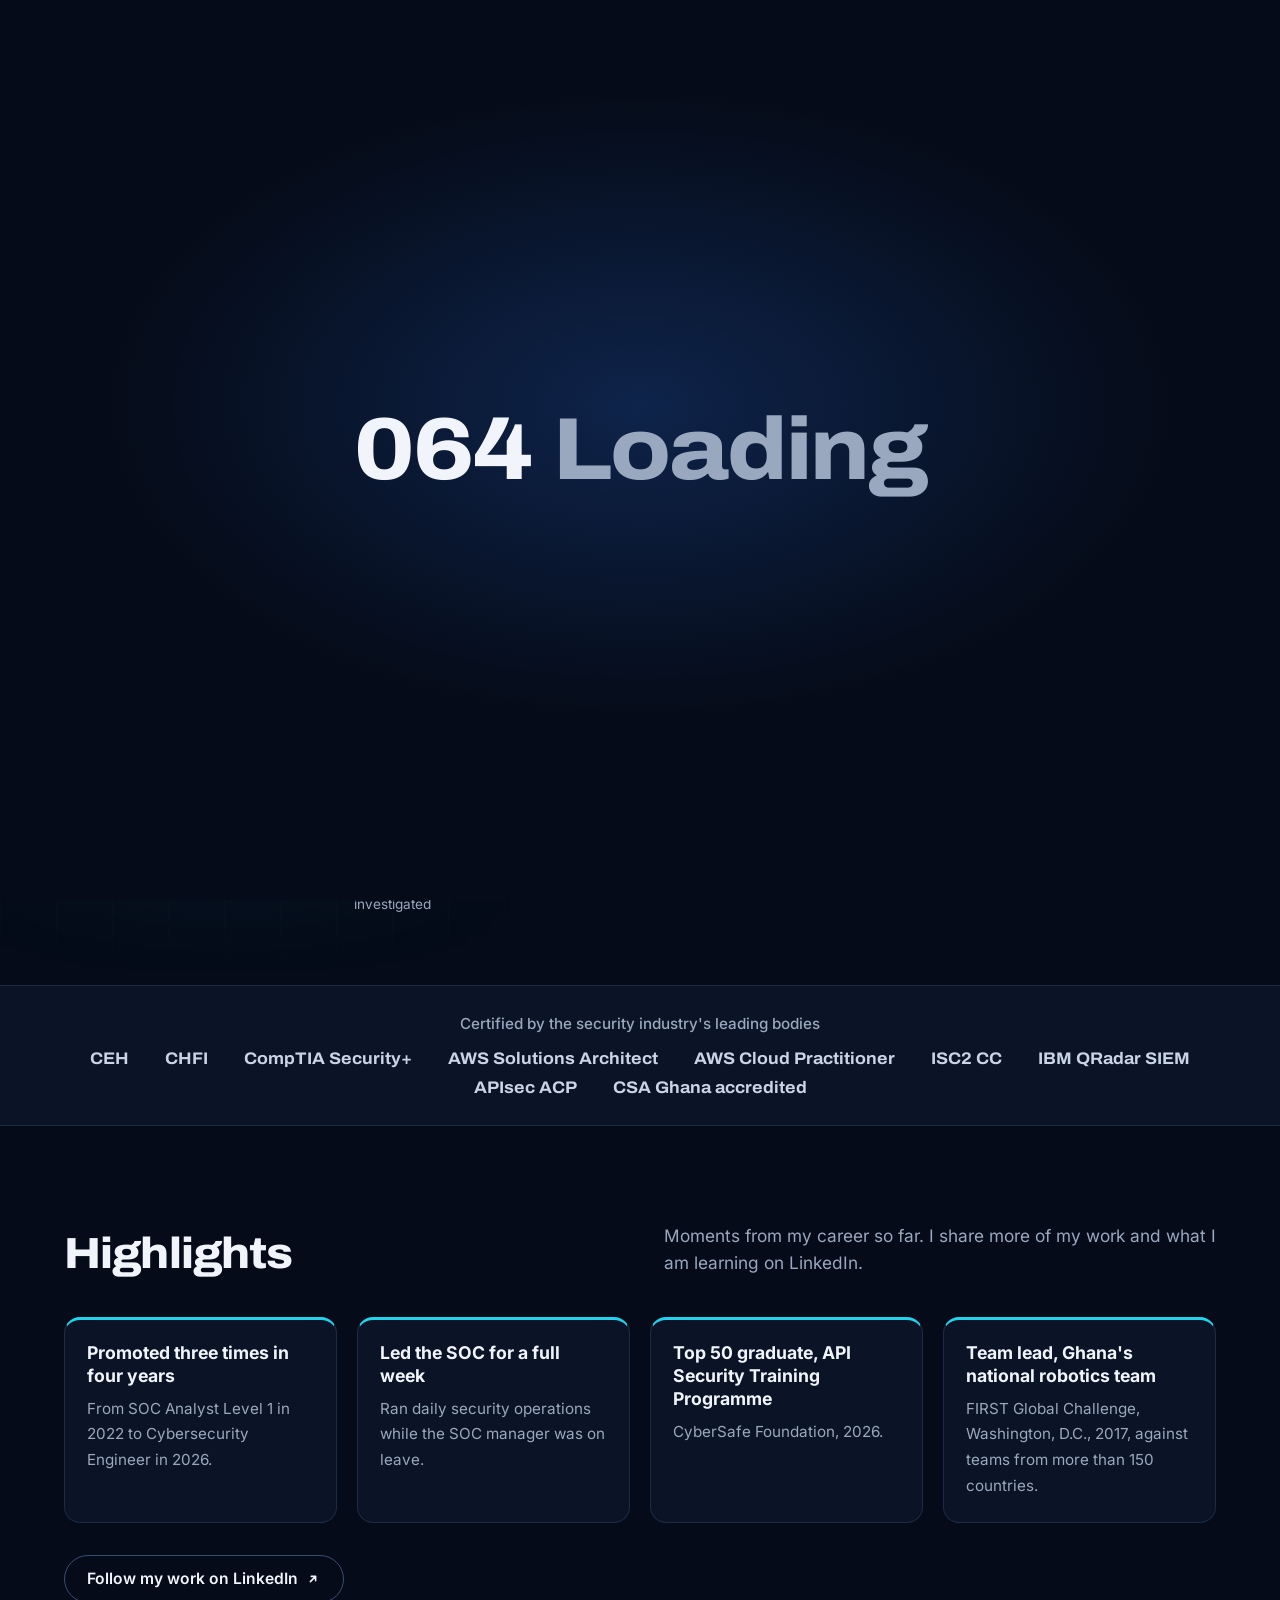
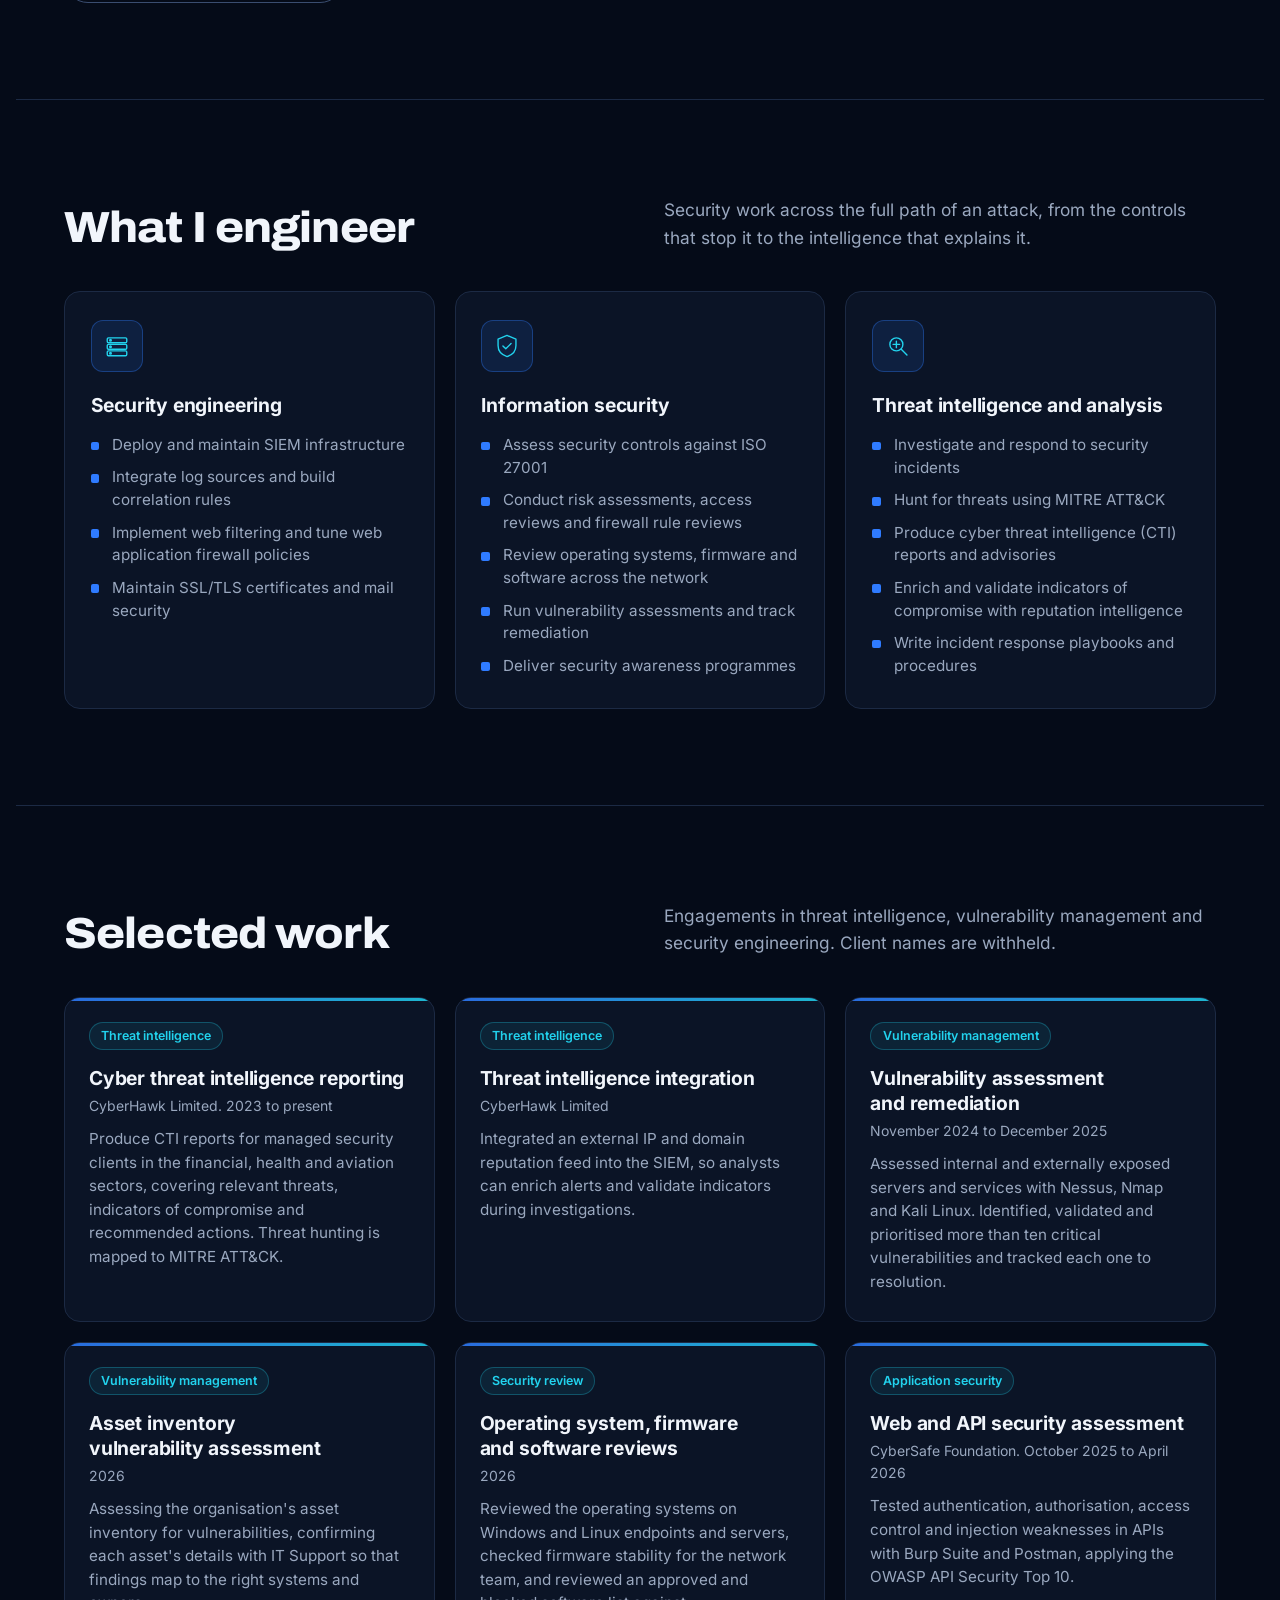
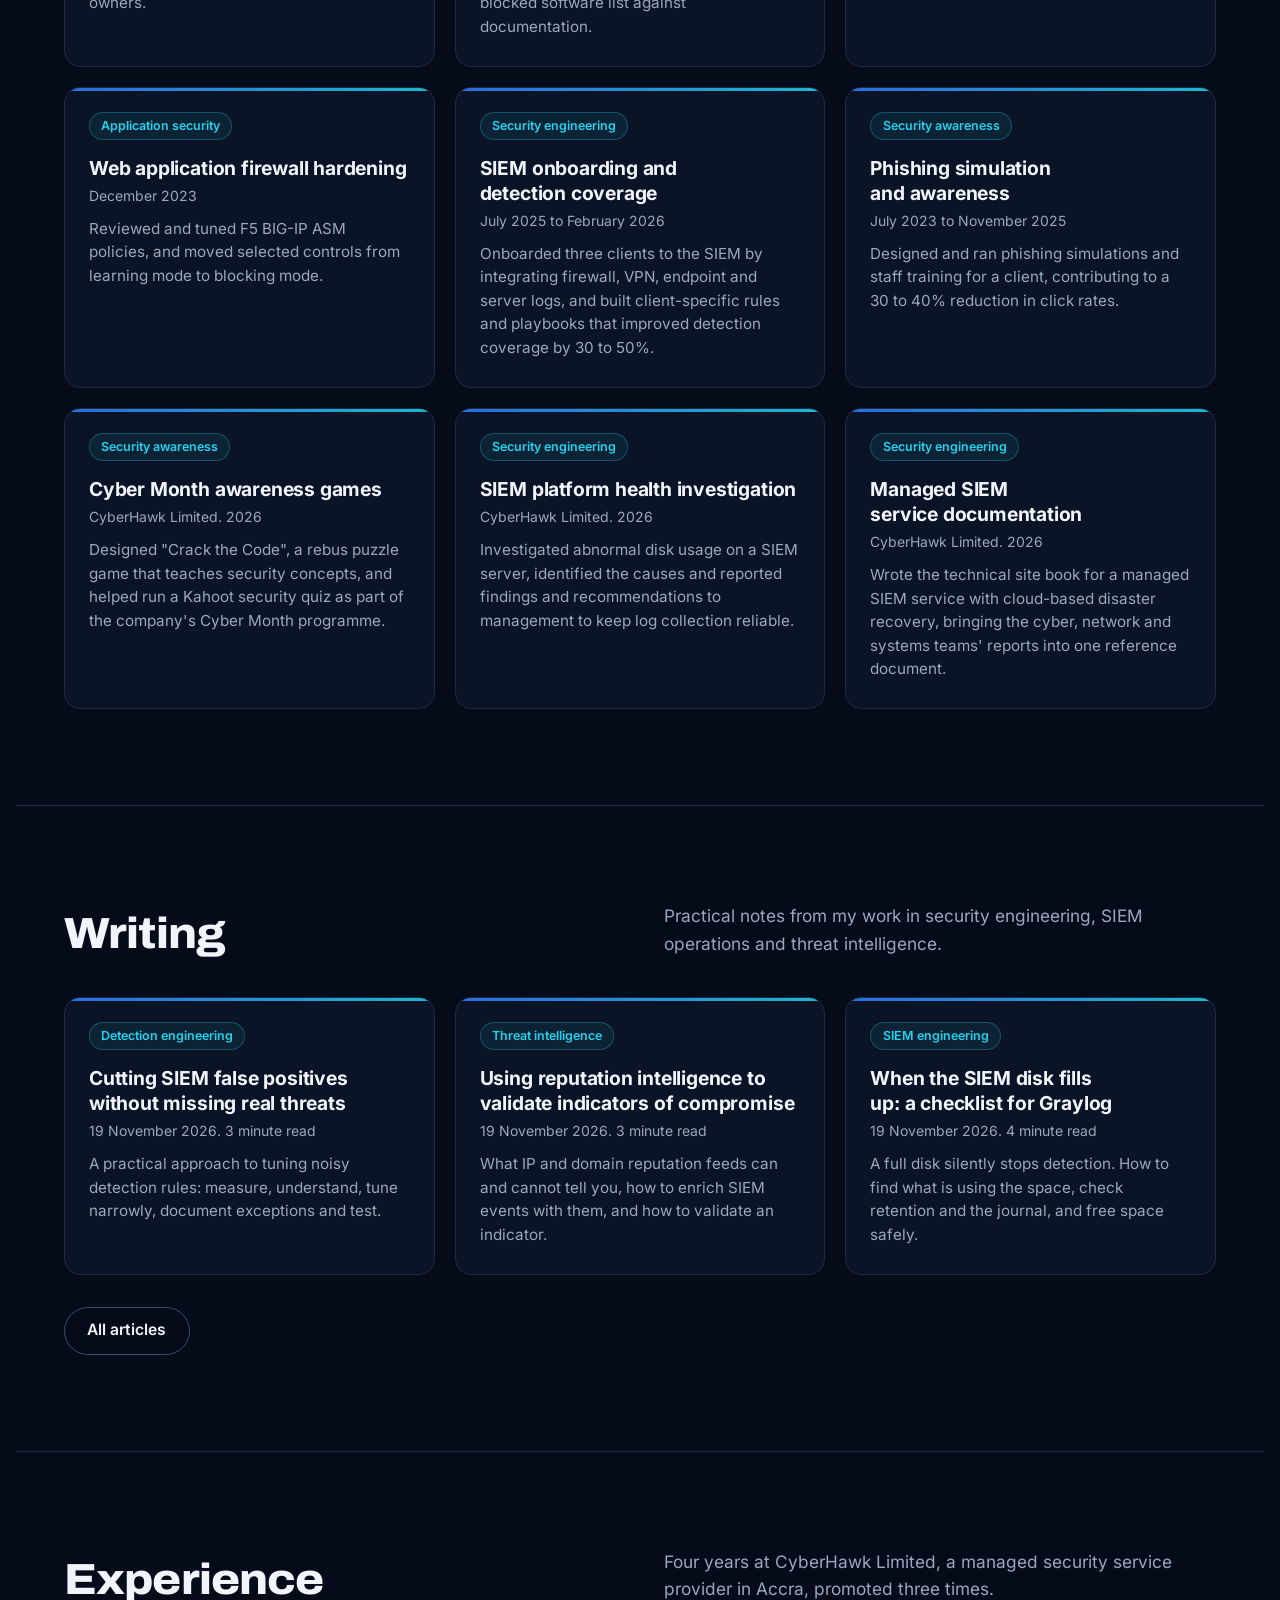
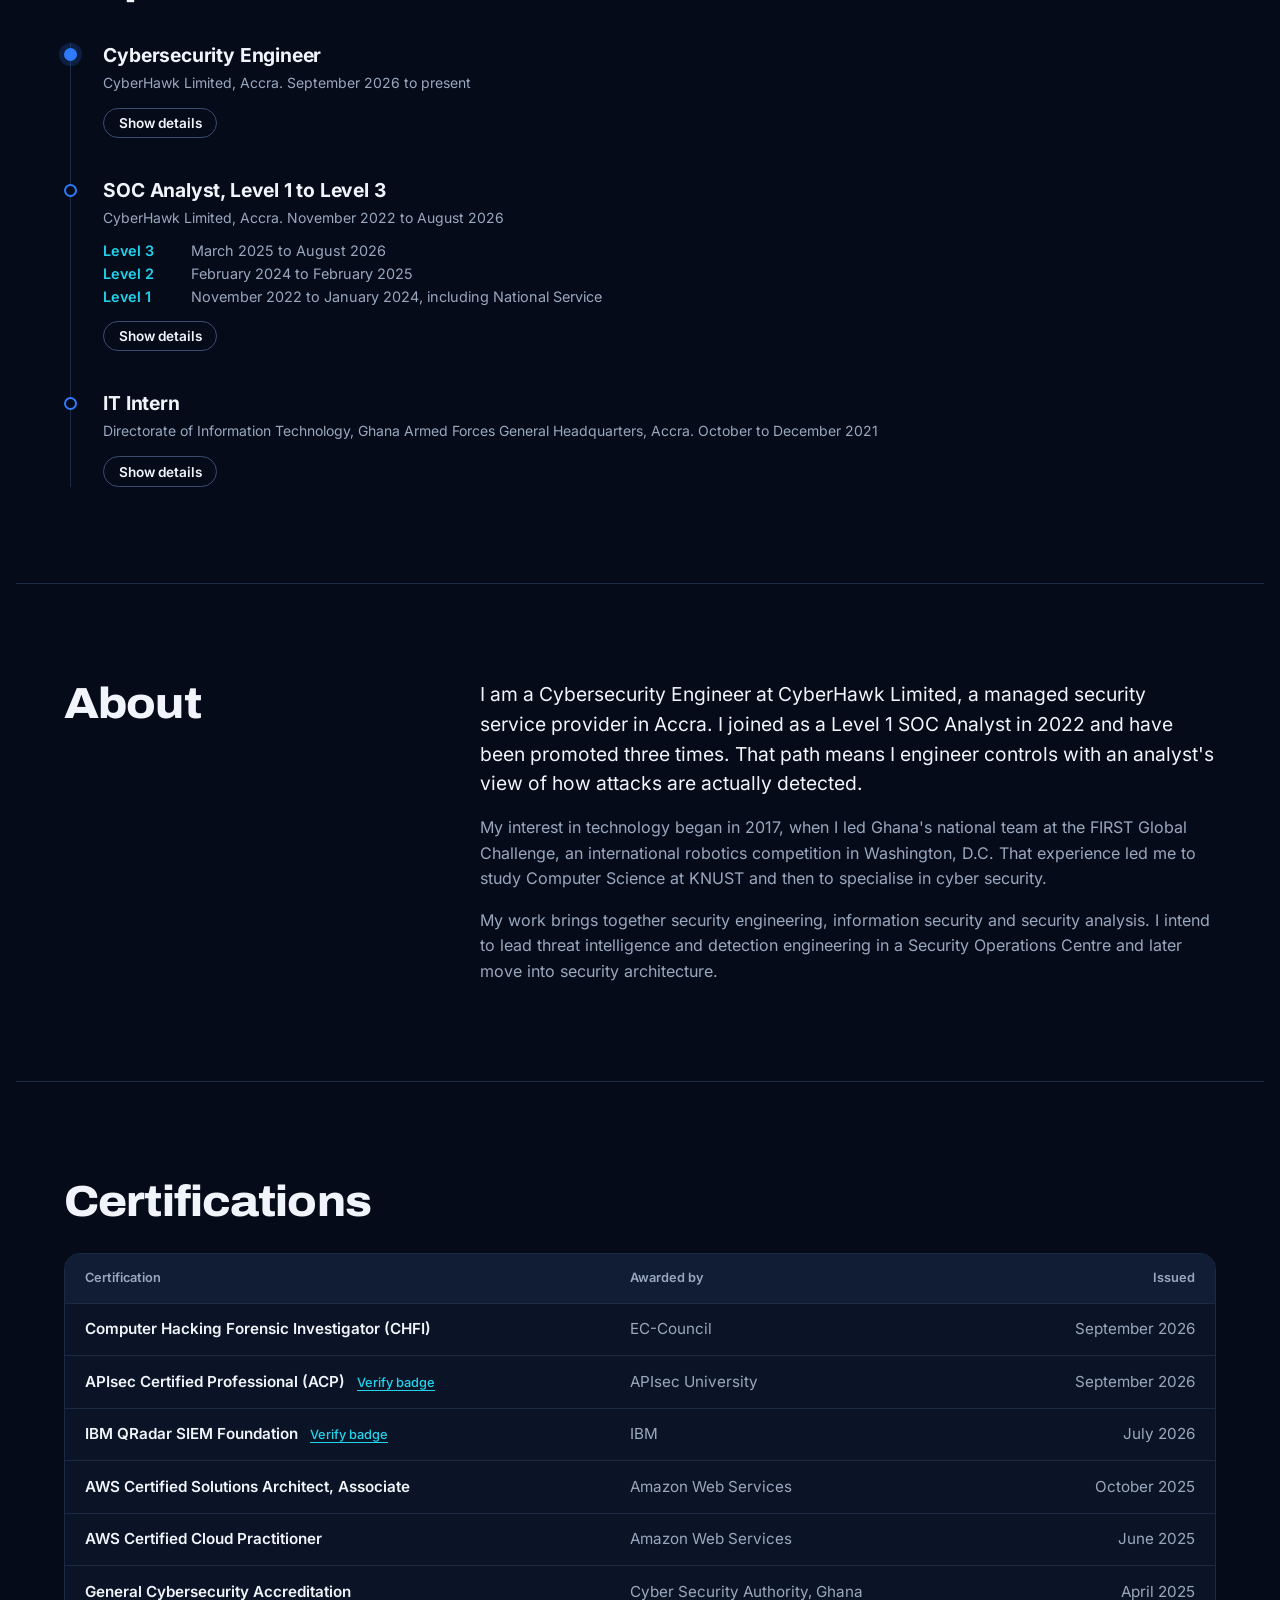
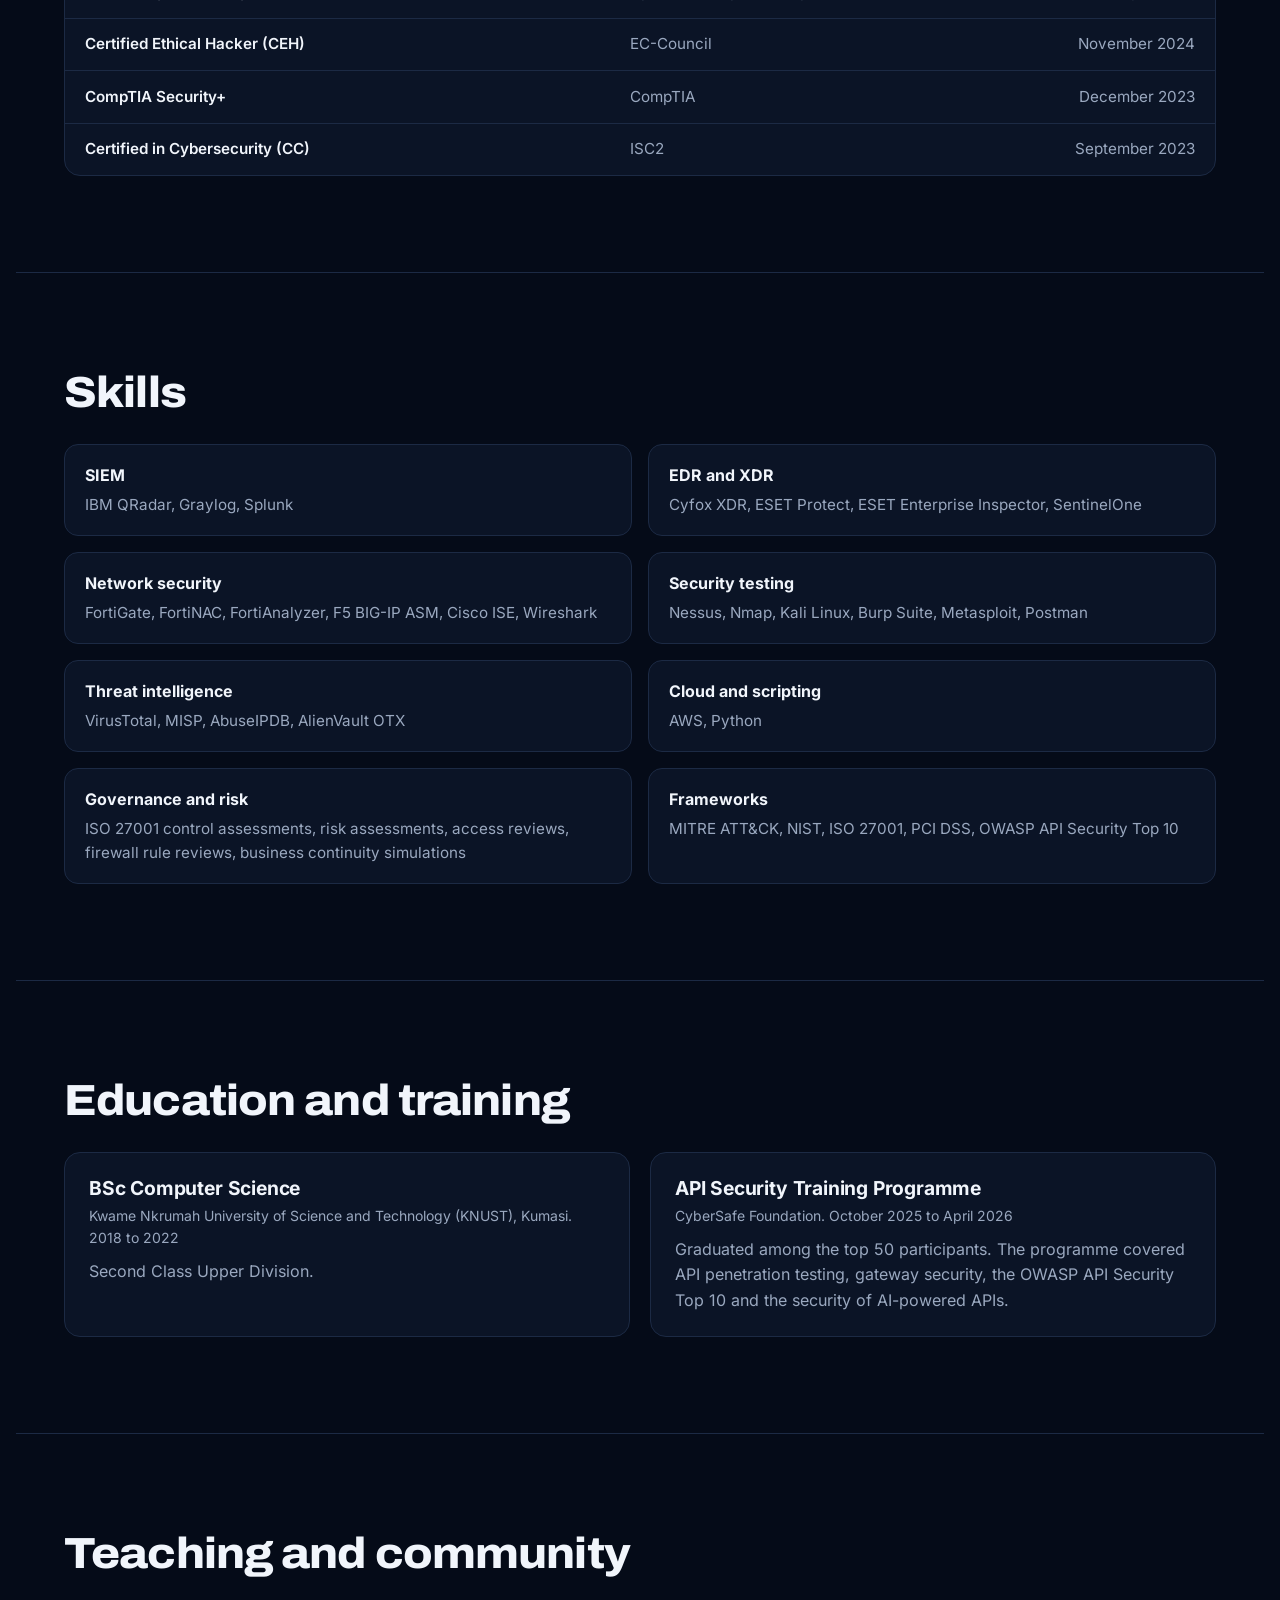
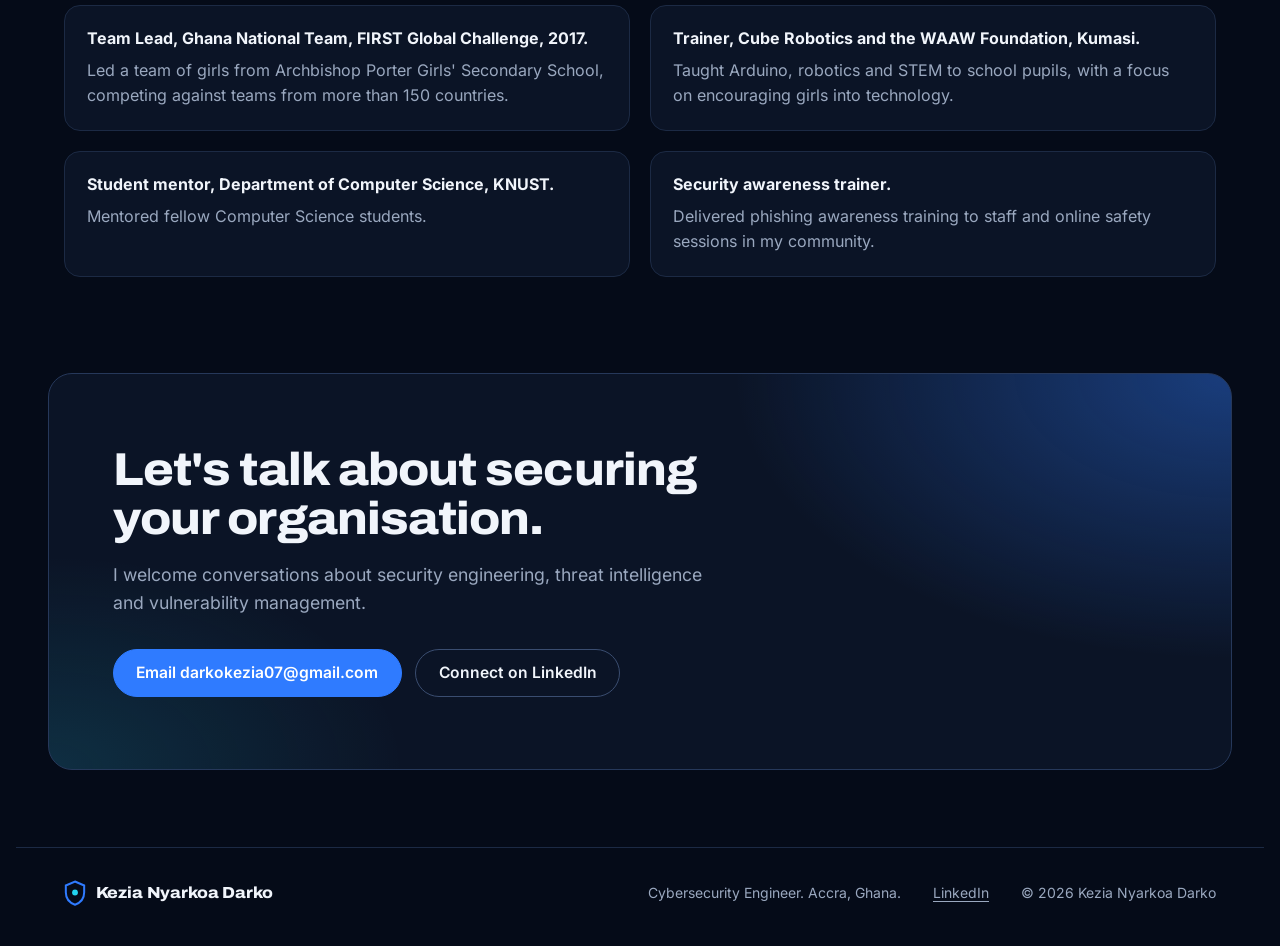
<file: index.html>
<!doctype html>
<html lang="en-GB">
<head>
<meta charset="utf-8">
<meta name="viewport" content="width=device-width, initial-scale=1">
<meta http-equiv="Content-Security-Policy" content="default-src 'none'; style-src 'sha256-kAZrzGrvvlANJnoIJOAZxl/F4sTZfuDg5/GfMyk/6eg='; script-src 'sha256-ul/w59IKgTbilEsu5Bt7tYsu8I68AF7JWRc+RdiC0pE='; font-src data:; img-src data:; base-uri 'none'; form-action 'none'">
<meta name="referrer" content="no-referrer">
<title>Kezia Nyarkoa Darko, Cybersecurity Engineer</title>
<meta name="description" content="Kezia Nyarkoa Darko is an information security and cybersecurity engineer and analyst in Accra, Ghana, working across security engineering, risk assessment and incident investigation.">
<meta property="og:title" content="Kezia Nyarkoa Darko, Cybersecurity Engineer">
<meta property="og:description" content="Security engineering, information security and security analysis, from Accra, Ghana.">
<meta property="og:type" content="profile">
<link rel="icon" href="data:image/svg+xml,%3Csvg xmlns='http://www.w3.org/2000/svg' viewBox='0 0 32 32'%3E%3Crect width='32' height='32' rx='7' fill='%23050B18'/%3E%3Cpath d='M16 5l9 4v7c0 6-4 9.6-9 11.5C11 25.6 7 22 7 16V9z' fill='none' stroke='%232F7BFF' stroke-width='2.4'/%3E%3Ccircle cx='16' cy='15.5' r='3' fill='%2322D3EE'/%3E%3C/svg%3E">
<style>@font-face{font-family:"Archivo";font-style:normal;font-weight:100 900;font-display:swap;src:url([data-uri]) format('woff2')}@font-face{font-family:"Inter";font-style:normal;font-weight:100 900;font-display:swap;src:url([data-uri]) format('woff2')}
:root{
  --bg:#050B18;
  --panel:#0B1426;
  --raised:#111D35;
  --border:#1C2A44;
  --text:#F1F5FB;
  --muted:#9AA8BF;
  --blue:#2F7BFF;
  --cyan:#22D3EE;
  /* pipeline colours (read by the script) */
  --accent:#2F7BFF;
  --threat:#F5B53D;
  --bad:#22D3EE;
  --display:"Archivo",system-ui,sans-serif;
  --sans:"Inter",system-ui,sans-serif;
  --gutter:clamp(1.1rem,4vw,3rem);
  --wide:78rem;
  color-scheme:dark;
}
*,*::before,*::after{box-sizing:border-box}
html{overflow-x:clip;scroll-behavior:smooth;-webkit-text-size-adjust:100%;scroll-padding-top:5rem}
body{overflow-x:clip;margin:0;background:var(--bg);color:var(--text);font:400 1rem/1.6 var(--sans)}
h1,h2,h3{margin:0;text-wrap:balance}
p,ul,ol,dl,dd,figure{margin:0;padding:0}
a{color:inherit;text-underline-offset:.22em;text-decoration-thickness:1px}
:focus-visible{outline:2px solid var(--cyan);outline-offset:3px;border-radius:4px}
.skip{position:absolute;left:1rem;top:-4rem;z-index:30;background:var(--blue);color:#fff;padding:.5rem 1rem;border-radius:6px}
.skip:focus{top:.75rem}

/* buttons */
.btn{display:inline-flex;align-items:center;justify-content:center;gap:.5rem;min-height:48px;padding:0 1.4rem;border-radius:999px;font-weight:600;font-size:.975rem;text-decoration:none;transition:background .15s,border-color .15s}
.btn-primary{background:var(--blue);color:#fff;border:1px solid var(--blue)}
.btn-primary:hover{background:#1F66E5}
.btn-ghost{color:var(--text);border:1px solid #3A4D70}
.btn-ghost:hover{border-color:var(--text);background:rgba(255,255,255,.04)}
.btn-sm{min-height:40px;padding:0 1.1rem;font-size:.9rem}

/* header */
.bar{position:sticky;top:0;z-index:20;display:flex;align-items:center;gap:2rem;height:72px;padding:0 var(--gutter);background:rgba(5,11,24,.86);backdrop-filter:blur(10px);-webkit-backdrop-filter:blur(10px);border-bottom:1px solid var(--border)}
.brand{display:flex;align-items:center;gap:.6rem;text-decoration:none;font:800 1.15rem/1 var(--display);font-variation-settings:"wdth" 108;letter-spacing:-.01em;white-space:nowrap}
.logo{width:22px;height:26px}
.nav{display:flex;gap:2rem;margin:0 auto}
.nav a{text-decoration:none;font-weight:500;font-size:.95rem;color:var(--muted)}
.nav a:hover{color:var(--text)}

/* hero */
.hero{position:relative;display:grid;grid-template-columns:minmax(0,1.05fr) minmax(0,1fr);gap:clamp(2rem,4vw,4rem);align-items:center;max-width:var(--wide);margin:0 auto;padding:clamp(3rem,9vh,6rem) var(--gutter) clamp(3rem,8vh,5rem);isolation:isolate}
.hero::before{content:"";position:absolute;inset:-72px calc(50% - 50vw) 0;z-index:-1;
  background:radial-gradient(60% 55% at 72% 38%,rgba(47,123,255,.28),transparent 70%),radial-gradient(35% 35% at 18% 85%,rgba(34,211,238,.10),transparent 70%),
  linear-gradient(rgba(154,168,191,.06) 1px,transparent 1px) 0 0/56px 56px,linear-gradient(90deg,rgba(154,168,191,.06) 1px,transparent 1px) 0 0/56px 56px;
  -webkit-mask-image:linear-gradient(#000 70%,transparent);mask-image:linear-gradient(#000 70%,transparent)}
.eyebrow{color:var(--cyan);font-weight:600;font-size:.95rem;margin-bottom:1.1rem}
h1{font:800 clamp(2.4rem,4.3vw,3.9rem)/1.04 var(--display);font-variation-settings:"wdth" 110;letter-spacing:-.025em}
h1 span{display:block}
.lede{color:var(--muted);font-size:clamp(1.05rem,1.4vw,1.2rem);line-height:1.6;max-width:34em;margin-top:1.5rem}
.ctas{display:flex;flex-wrap:wrap;gap:.85rem;margin-top:2rem}
.stats{display:grid;grid-template-columns:repeat(4,minmax(0,1fr));gap:1rem;margin-top:3rem;padding-top:1.75rem;border-top:1px solid var(--border)}
.stats div{display:flex;flex-direction:column-reverse;justify-content:flex-end}
.stats dd{font:800 clamp(1.6rem,2.4vw,2.1rem)/1.1 var(--display);font-variation-settings:"wdth" 108}
.stats dt{color:var(--muted);font-size:.85rem;line-height:1.35;margin-top:.35rem}

.console{background:linear-gradient(180deg,var(--raised),var(--panel));border:1px solid #26385A;border-radius:16px;overflow:hidden;box-shadow:0 30px 80px -30px rgba(47,123,255,.45)}
.console-bar{display:flex;align-items:center;gap:.45rem;padding:.75rem 1rem;border-bottom:1px solid var(--border)}
.dot{width:10px;height:10px;border-radius:50%;background:#2A3B5C}
.console-title{margin-left:.6rem;font-size:.8rem;color:var(--muted)}
.console canvas{display:block;width:100%;height:clamp(280px,30vw,340px)}
.console figcaption{border-top:1px solid var(--border);padding:.9rem 1.1rem 1rem}
.counts{display:grid;grid-template-columns:repeat(3,minmax(0,1fr));gap:1rem}
.counts dt{font-size:.78rem;color:var(--muted);line-height:1.3}
.counts dd{font:700 1.35rem/1.2 var(--sans);margin-top:.2rem;font-variant-numeric:tabular-nums}
.counts div:nth-child(1) dd{color:var(--cyan)}
.counts div:nth-child(3) dd{color:var(--threat)}
.note{font-size:.78rem;color:var(--muted);margin-top:.7rem;line-height:1.45}

.bar-ctas{display:flex;gap:.6rem}
.ext{width:14px;height:14px;fill:none;stroke:currentColor;stroke-width:1.8;stroke-linecap:round;stroke-linejoin:round}
.highlights{list-style:none;display:grid;grid-template-columns:repeat(4,minmax(0,1fr));gap:1.25rem}
.highlights li{background:var(--panel);border:1px solid var(--border);border-radius:16px;padding:1.4rem 1.4rem 1.5rem;border-top:3px solid var(--cyan)}
.highlights strong{display:block;font:700 1.1rem/1.3 var(--sans);margin-bottom:.5rem}
.highlights span{color:var(--muted);font-size:.95rem}
.li-cta{margin-top:2rem}
.verify{display:inline-block;margin-left:.5rem;font-size:.8rem;font-weight:500;color:var(--cyan)}

.posts{display:grid;grid-template-columns:repeat(3,minmax(0,1fr));gap:1.25rem}
.post-link{color:var(--text);text-decoration:none}
.post-link:hover{color:var(--cyan)}
.post-link::after{content:"";position:absolute;inset:0}

/* certification strip */
.strip{border-top:1px solid var(--border);border-bottom:1px solid var(--border);background:var(--panel);padding:1.75rem var(--gutter)}
.strip h2{text-align:center;font:500 .95rem var(--sans);color:var(--muted)}
.strip ul{list-style:none;display:flex;flex-wrap:wrap;justify-content:center;gap:.6rem 2.25rem;margin-top:1rem;max-width:var(--wide);margin-inline:auto}
.strip li{font:700 1.05rem var(--display);font-variation-settings:"wdth" 106;color:#C9D4E6;white-space:nowrap}

/* sections */
.sec{max-width:var(--wide);margin:0 auto;padding:clamp(3.5rem,8vw,6rem) var(--gutter)}
.sec+.sec{border-top:1px solid var(--border)}
.sec>h2,.sec-head h2{font:800 clamp(1.9rem,3.4vw,2.8rem)/1.08 var(--display);font-variation-settings:"wdth" 108;letter-spacing:-.02em}
.sec>h2{margin-bottom:1.75rem}
.sec-head{display:grid;grid-template-columns:minmax(0,1fr) minmax(0,1fr);gap:1rem 3rem;align-items:end;margin-bottom:2.5rem}
.sec-head p{color:var(--muted);font-size:1.075rem;max-width:34em}
h3{font:700 1.2rem/1.3 var(--sans);letter-spacing:-.01em}
.meta{font-size:.875rem;color:var(--muted);margin:.25rem 0 .6rem}

.caps{display:grid;grid-template-columns:repeat(3,minmax(0,1fr));gap:1.25rem}
.cap{background:var(--panel);border:1px solid var(--border);border-radius:16px;padding:1.75rem 1.6rem 1.9rem}
.icon{display:grid;place-items:center;width:52px;height:52px;border-radius:12px;background:rgba(47,123,255,.12);border:1px solid rgba(47,123,255,.35);margin-bottom:1.3rem}
.icon svg{width:26px;height:26px;fill:none;stroke:var(--cyan);stroke-width:1.7;stroke-linecap:round;stroke-linejoin:round}
.cap h3{margin-bottom:1rem}
.cap ul{list-style:none;color:var(--muted);font-size:.95rem;line-height:1.5}
.cap li{position:relative;padding-left:1.35rem}
.cap li::before{content:"";position:absolute;left:0;top:.5em;width:.55rem;height:.55rem;border-radius:2px;background:var(--blue)}
.cap li+li{margin-top:.6rem}

.cases{display:grid;grid-template-columns:repeat(3,minmax(0,1fr));gap:1.25rem}
.case{display:flex;flex-direction:column;background:var(--panel);border:1px solid var(--border);border-radius:16px;padding:1.5rem 1.5rem 1.7rem;position:relative;overflow:hidden}
.case::after{content:"";position:absolute;left:0;right:0;top:0;height:3px;background:linear-gradient(90deg,var(--blue),var(--cyan));opacity:.85}
.tag{align-self:flex-start;font-size:.78rem;font-weight:600;color:var(--cyan);background:rgba(34,211,238,.08);border:1px solid rgba(34,211,238,.28);border-radius:999px;padding:.2rem .7rem;margin-bottom:1rem}
.case p:last-child{color:var(--muted);font-size:.95rem;line-height:1.55}

.timeline{list-style:none;max-width:52rem;border-left:1px solid var(--border);margin-left:.4rem}
.timeline>li{position:relative;padding:0 0 2.5rem 2rem}
.timeline>li:last-child{padding-bottom:0}
.timeline>li::before{content:"";position:absolute;left:-7px;top:.35rem;width:13px;height:13px;border-radius:50%;background:var(--bg);border:2px solid var(--blue)}
.timeline>li:first-child::before{background:var(--blue);box-shadow:0 0 0 5px rgba(47,123,255,.18)}
.toggle{margin-top:.25rem;padding:.4rem .9rem;font:600 .85rem var(--sans);color:var(--text);background:transparent;border:1px solid #3A4D70;border-radius:999px;cursor:pointer}
.toggle:hover{border-color:var(--text)}
.more{margin-top:1rem}
.more ul{padding-left:1.1rem;color:var(--muted)}
.more li+li{margin-top:.45rem}
.levels{margin:.2rem 0 .5rem;font-size:.9rem}
.levels>div{display:grid;grid-template-columns:4.75rem 1fr;gap:.75rem}
.levels dt{font-weight:600;color:var(--cyan)}
.levels dd{color:var(--muted)}

#about{display:grid;grid-template-columns:minmax(0,1fr) minmax(0,2fr);gap:1rem 3rem}
#about>h2{margin:0}
.prose p{color:var(--muted)}
.prose p+p{margin-top:1em}
.prose p:first-child{color:var(--text);font-size:1.2rem;line-height:1.55}

table{width:100%;border-collapse:separate;border-spacing:0;font-size:.95rem;background:var(--panel);border:1px solid var(--border);border-radius:16px;overflow:hidden}
thead th{text-align:left;font-weight:600;font-size:.8rem;color:var(--muted);padding:.9rem 1.25rem;border-bottom:1px solid var(--border);background:var(--raised)}
tbody th{text-align:left;font-weight:600}
tbody th,tbody td{padding:.85rem 1.25rem;border-bottom:1px solid var(--border);vertical-align:top}
tbody tr:last-child th,tbody tr:last-child td{border-bottom:0}
tbody td{color:var(--muted)}
tbody td:last-child,thead th:last-child{white-space:nowrap;text-align:right}

.skills{display:grid;grid-template-columns:repeat(2,minmax(0,1fr));gap:1rem}
.skills>div{background:var(--panel);border:1px solid var(--border);border-radius:14px;padding:1.1rem 1.25rem}
.skills dt{font-weight:700;margin-bottom:.3rem}
.skills dd{color:var(--muted);font-size:.95rem}
.stack{display:grid;grid-template-columns:repeat(2,minmax(0,1fr));gap:1.25rem}
.stack>div{background:var(--panel);border:1px solid var(--border);border-radius:16px;padding:1.4rem 1.5rem}
.stack p:last-child{color:var(--muted)}
.plain{list-style:none;display:grid;grid-template-columns:repeat(2,minmax(0,1fr));gap:1.25rem}
.plain li{background:var(--panel);border:1px solid var(--border);border-radius:16px;padding:1.3rem 1.4rem;color:var(--muted)}
.plain strong{display:block;color:var(--text);margin-bottom:.35rem}

.cta{max-width:var(--wide);margin:0 auto clamp(3rem,6vw,5rem);padding:clamp(2.5rem,6vw,4.5rem) clamp(1.5rem,5vw,4rem);margin-inline:max(var(--gutter),calc((100% - var(--wide))/2));border-radius:24px;border:1px solid #26385A;
  background:radial-gradient(70% 120% at 100% 0,rgba(47,123,255,.4),transparent 60%),radial-gradient(50% 90% at 0 100%,rgba(34,211,238,.14),transparent 60%),var(--panel)}
.cta h2{font:800 clamp(1.9rem,3.6vw,3rem)/1.08 var(--display);font-variation-settings:"wdth" 108;letter-spacing:-.02em;max-width:18em}
.cta p{color:var(--muted);margin-top:1rem;font-size:1.1rem;max-width:34em}
.cta .btn{overflow-wrap:anywhere;text-align:center}

.foot{display:flex;flex-wrap:wrap;align-items:center;gap:.5rem 2rem;max-width:var(--wide);margin:0 auto;padding:2rem var(--gutter) 2.5rem;border-top:1px solid var(--border);color:var(--muted);font-size:.875rem}
.foot .brand{color:var(--text);font-size:1rem;margin-right:auto}

@media (max-width:1100px){.cases{grid-template-columns:repeat(2,minmax(0,1fr))}.nav{gap:1.25rem}}
@media (max-width:1100px){.posts{grid-template-columns:repeat(2,minmax(0,1fr))}.highlights{grid-template-columns:repeat(2,minmax(0,1fr))}}
@media (max-width:960px){
  .hero{grid-template-columns:1fr}
  .caps{grid-template-columns:1fr}
  .sec-head{grid-template-columns:1fr}
  .stats{grid-template-columns:repeat(2,minmax(0,1fr));row-gap:1.5rem}
}
@media (max-width:760px){
  .nav{display:none}
  .bar{justify-content:space-between;height:64px}
  .cases,.skills,.stack,.plain,.posts{grid-template-columns:1fr}
  #about{grid-template-columns:1fr}
  .counts{grid-template-columns:1fr;gap:.4rem}
  .counts div{display:flex;justify-content:space-between;align-items:baseline;gap:1rem}
  .counts dd{font-size:1.15rem;margin:0}
  .console canvas{height:420px}
  .btn{width:100%}
  .bar .btn{width:auto}
  .bar-ctas .btn-ghost{display:none}
  .highlights{grid-template-columns:1fr}
  thead{position:absolute;width:1px;height:1px;overflow:hidden;clip-path:inset(50%)}
  table,tbody,tr,tbody th,tbody td{display:block;width:100%}
  tbody tr{padding:.85rem 1.1rem;border-bottom:1px solid var(--border)}
  tbody tr:last-child{border-bottom:0}
  tbody th,tbody td{padding:0;border:0;text-align:left!important;white-space:normal}
}
@media (prefers-reduced-motion:reduce){html{scroll-behavior:auto}.btn{transition:none}}
@media print{.bar,.console,.skip,.toggle{display:none}.more{display:block!important}body{background:#fff;color:#000}}

.gated body{overflow:hidden}
.gate{position:fixed;inset:0;z-index:100;display:grid;place-items:center;padding:1.5rem;background:radial-gradient(60% 50% at 50% 45%,rgba(47,123,255,.22),transparent 70%),var(--bg);transition:opacity .45s}
.gate.out{opacity:0;pointer-events:none}
.gate-inner{width:min(46rem,100%)}
.gate-count{display:flex;align-items:baseline;justify-content:center;gap:1rem;margin:0;white-space:nowrap;font:800 clamp(2.5rem,9vw,5.5rem)/1 var(--display);font-variation-settings:"wdth" 110;letter-spacing:-.02em;font-variant-numeric:tabular-nums;color:var(--muted)}
.gate-count span{min-width:3ch;color:var(--text)}
.gate-count[hidden]{display:none}
.gate-choice h2{font:800 clamp(1.9rem,4.5vw,3rem)/1.08 var(--display);font-variation-settings:"wdth" 110;letter-spacing:-.02em;text-align:center;margin:0 0 2rem}
.gate-options{display:grid;grid-template-columns:1fr 1fr;gap:1rem}
.gate-opt{display:flex;flex-direction:column;gap:.35rem;text-align:left;font:inherit;color:var(--text);text-decoration:none;background:var(--panel);border:1px solid var(--border);border-radius:18px;padding:1.5rem 1.5rem 1.6rem;cursor:pointer;transition:border-color .15s,transform .15s}
.gate-opt:hover{border-color:var(--blue);transform:translateY(-2px)}
.gate-opt .n{color:var(--cyan);font-weight:600;font-size:.9rem;font-variant-numeric:tabular-nums}
.gate-opt strong{font:800 1.6rem/1.1 var(--display);font-variation-settings:"wdth" 108}
.gate-opt span:last-child{color:var(--muted)}
@media (max-width:600px){.gate-options{grid-template-columns:1fr}}
@media (prefers-reduced-motion:reduce){.gate,.gate-opt{transition:none}.gate-opt:hover{transform:none}}
.story-link{margin-top:1.1rem;font-size:.95rem;color:var(--muted)}
.story-link a{color:var(--cyan)}
</style>
</head>
<body>
<a class="skip" href="#main">Skip to main content</a>
<header class="bar">
  <a class="brand" href="#top"><svg class="logo" viewBox="0 0 24 28" aria-hidden="true"><path d="M12 1.5l10 4.3v7.6c0 6.8-4.2 11.2-10 13.4C6.2 24.6 2 20.2 2 13.4V5.8z" fill="none" stroke="var(--blue)" stroke-width="2.2"/><circle cx="12" cy="13.5" r="3.2" fill="var(--cyan)"/></svg><span>Kezia Darko</span></a>
  <nav class="nav" aria-label="Main">
    <a href="#capabilities">Capabilities</a>
    <a href="#projects">Work</a>
    <a href="#work">Experience</a>
    <a href="#writing">Writing</a>
    <a href="#certifications">Certifications</a>
  </nav>
  <div class="bar-ctas">
    <a class="btn btn-ghost btn-sm" href="https://www.linkedin.com/in/kezia-n-darko" rel="noopener noreferrer">LinkedIn<svg class="ext" viewBox="0 0 16 16" aria-hidden="true"><path d="M5 11L11 5M6 5h5v5"/></svg></a>
    <a class="btn btn-primary btn-sm" href="#contact">Contact me</a>
  </div>
</header>

<main id="main">
  <section class="hero" id="top">
    <div class="hero-inner">
      <p class="eyebrow">Cybersecurity Engineer, Accra, Ghana</p>
      <h1><span>Engineered controls.</span> <span>Tuned detection.</span> <span>Intelligence&#8209;led response.</span></h1>
      <p class="lede">I am Kezia Nyarkoa Darko. I design, build and run the security controls that protect organisations, from the network perimeter to the SIEM, and I turn threat intelligence and vulnerability findings into fixes.</p>
      <div class="ctas">
        <a class="btn btn-primary" href="#projects">See my work</a>
        <a class="btn btn-ghost" href="https://www.linkedin.com/in/kezia-n-darko" rel="noopener noreferrer">Connect on LinkedIn<svg class="ext" viewBox="0 0 16 16" aria-hidden="true"><path d="M5 11L11 5M6 5h5v5"/></svg></a>
      </div>
      <p class="story-link"><a href="story.html">Or scroll through my story</a></p>
      <dl class="stats">
        <div><dt>Years in security operations</dt><dd>4</dd></div>
        <div><dt>Managed security clients</dt><dd>6+</dd></div>
        <div><dt>High-severity incidents investigated</dt><dd>500+</dd></div>
        <div><dt>Reduction in false positives</dt><dd>30%</dd></div>
      </dl>
    </div>
    <figure class="console" id="pipeline" hidden>
      <div class="console-bar"><span class="dot"></span><span class="dot"></span><span class="dot"></span><span class="console-title">Security pipeline, live simulation</span></div>
      <canvas id="flow" aria-hidden="true"></canvas>
      <figcaption>
        <dl class="counts">
          <div><dt>Blocked at the perimeter</dt><dd id="c-block">0</dd></div>
          <div><dt>Noise filtered by tuned rules</dt><dd id="c-noise">0</dd></div>
          <div><dt>Threats detected</dt><dd id="c-hit">0</dd></div>
        </dl>
        <p class="note">Simulated traffic: known-bad traffic stops at the perimeter, tuned SIEM rules filter the noise, and real threats reach detection and response.</p>
      </figcaption>
    </figure>
  </section>

  <section class="strip" aria-labelledby="strip-h">
    <h2 id="strip-h">Certified by the security industry's leading bodies</h2>
    <ul><li>CEH</li><li>CHFI</li><li>CompTIA Security+</li><li>AWS Solutions Architect</li><li>AWS Cloud Practitioner</li><li>ISC2 CC</li><li>IBM QRadar SIEM</li><li>APIsec ACP</li><li>CSA Ghana accredited</li></ul>
  </section>

  <section class="sec" id="highlights">
    <div class="sec-head">
      <h2>Highlights</h2>
      <p>Moments from my career so far. I share more of my work and what I am learning on LinkedIn.</p>
    </div>
    <ul class="highlights">
      <li><strong>Promoted three times in four years</strong><span>From SOC Analyst Level 1 in 2022 to Cybersecurity Engineer in 2026.</span></li>
      <li><strong>Led the SOC for a full week</strong><span>Ran daily security operations while the SOC manager was on leave.</span></li>
      <li><strong>Top 50 graduate, API Security Training Programme</strong><span>CyberSafe Foundation, 2026.</span></li>
      <li><strong>Team lead, Ghana's national robotics team</strong><span>FIRST Global Challenge, Washington, D.C., 2017, against teams from more than 150 countries.</span></li>
    </ul>
    <p class="li-cta"><a class="btn btn-ghost" href="https://www.linkedin.com/in/kezia-n-darko" rel="noopener noreferrer">Follow my work on LinkedIn<svg class="ext" viewBox="0 0 16 16" aria-hidden="true"><path d="M5 11L11 5M6 5h5v5"/></svg></a></p>
  </section>

  <section class="sec" id="capabilities">
    <div class="sec-head">
      <h2>What I engineer</h2>
      <p>Security work across the full path of an attack, from the controls that stop it to the intelligence that explains it.</p>
    </div>
    <div class="caps">
      <article class="cap">
        <span class="icon"><svg viewBox="0 0 32 32" aria-hidden="true"><rect x="4" y="6" width="24" height="6" rx="1.5"/><rect x="4" y="14" width="24" height="6" rx="1.5"/><rect x="4" y="22" width="24" height="6" rx="1.5"/><circle cx="8" cy="9" r="1"/><circle cx="8" cy="17" r="1"/><circle cx="8" cy="25" r="1"/></svg></span>
        <h3>Security engineering</h3>
        <ul>
          <li>Deploy and maintain SIEM infrastructure</li>
          <li>Integrate log sources and build correlation rules</li>
          <li>Implement web filtering and tune web application firewall policies</li>
          <li>Maintain SSL/TLS certificates and mail security</li>
        </ul>
      </article>
      <article class="cap">
        <span class="icon"><svg viewBox="0 0 32 32" aria-hidden="true"><path d="M16 3l11 4.5v8c0 7-4.7 11.6-11 13.5C9.7 27.1 5 22.5 5 15.5v-8z"/><path d="M11 16l3.5 3.5L21 13"/></svg></span>
        <h3>Information security</h3>
        <ul>
          <li>Assess security controls against ISO 27001</li>
          <li>Conduct risk assessments, access reviews and firewall rule reviews</li>
          <li>Review operating systems, firmware and software across the network</li>
          <li>Run vulnerability assessments and track remediation</li>
          <li>Deliver security awareness programmes</li>
        </ul>
      </article>
      <article class="cap">
        <span class="icon"><svg viewBox="0 0 32 32" aria-hidden="true"><circle cx="14" cy="14" r="8"/><path d="M20 20l7 7"/><path d="M10 14h8M14 10v8"/></svg></span>
        <h3>Threat intelligence and analysis</h3>
        <ul>
          <li>Investigate and respond to security incidents</li>
          <li>Hunt for threats using MITRE ATT&amp;CK</li>
          <li>Produce cyber threat intelligence (CTI) reports and advisories</li>
          <li>Enrich and validate indicators of compromise with reputation intelligence</li>
          <li>Write incident response playbooks and procedures</li>
        </ul>
      </article>
    </div>
  </section>

  <section class="sec" id="projects">
    <div class="sec-head">
      <h2>Selected work</h2>
      <p>Engagements in threat intelligence, vulnerability management and security engineering. Client names are withheld.</p>
    </div>
    <div class="cases">
      <article class="case">
        <p class="tag">Threat intelligence</p>
        <h3>Cyber threat intelligence reporting</h3>
        <p class="meta">CyberHawk Limited. 2023 to present</p>
        <p>Produce CTI reports for managed security clients in the financial, health and aviation sectors, covering relevant threats, indicators of compromise and recommended actions. Threat hunting is mapped to MITRE ATT&amp;CK.</p>
      </article>
      <article class="case">
        <p class="tag">Threat intelligence</p>
        <h3>Threat intelligence integration</h3>
        <p class="meta">CyberHawk Limited</p>
        <p>Integrated an external IP and domain reputation feed into the SIEM, so analysts can enrich alerts and validate indicators during investigations.</p>
      </article>
      <article class="case">
        <p class="tag">Vulnerability management</p>
        <h3>Vulnerability assessment and remediation</h3>
        <p class="meta">November 2024 to December 2025</p>
        <p>Assessed internal and externally exposed servers and services with Nessus, Nmap and Kali Linux. Identified, validated and prioritised more than ten critical vulnerabilities and tracked each one to resolution.</p>
      </article>
      <article class="case">
        <p class="tag">Vulnerability management</p>
        <h3>Asset inventory vulnerability assessment</h3>
        <p class="meta">2026</p>
        <p>Assessing the organisation's asset inventory for vulnerabilities, confirming each asset's details with IT Support so that findings map to the right systems and owners.</p>
      </article>
      <article class="case">
        <p class="tag">Security review</p>
        <h3>Operating system, firmware and software reviews</h3>
        <p class="meta">2026</p>
        <p>Reviewed the operating systems on Windows and Linux endpoints and servers, checked firmware stability for the network team, and reviewed an approved and blocked software list against documentation.</p>
      </article>
      <article class="case">
        <p class="tag">Application security</p>
        <h3>Web and API security assessment</h3>
        <p class="meta">CyberSafe Foundation. October 2025 to April 2026</p>
        <p>Tested authentication, authorisation, access control and injection weaknesses in APIs with Burp Suite and Postman, applying the OWASP API Security Top 10.</p>
      </article>
      <article class="case">
        <p class="tag">Application security</p>
        <h3>Web application firewall hardening</h3>
        <p class="meta">December 2023</p>
        <p>Reviewed and tuned F5 BIG-IP ASM policies, and moved selected controls from learning mode to blocking mode.</p>
      </article>
      <article class="case">
        <p class="tag">Security engineering</p>
        <h3>SIEM onboarding and detection coverage</h3>
        <p class="meta">July 2025 to February 2026</p>
        <p>Onboarded three clients to the SIEM by integrating firewall, VPN, endpoint and server logs, and built client-specific rules and playbooks that improved detection coverage by 30 to 50%.</p>
      </article>
      <article class="case">
        <p class="tag">Security awareness</p>
        <h3>Phishing simulation and awareness</h3>
        <p class="meta">July 2023 to November 2025</p>
        <p>Designed and ran phishing simulations and staff training for a client, contributing to a 30 to 40% reduction in click rates.</p>
      </article>
      <article class="case">
        <p class="tag">Security awareness</p>
        <h3>Cyber Month awareness games</h3>
        <p class="meta">CyberHawk Limited. 2026</p>
        <p>Designed "Crack the Code", a rebus puzzle game that teaches security concepts, and helped run a Kahoot security quiz as part of the company's Cyber Month programme.</p>
      </article>
      <article class="case">
        <p class="tag">Security engineering</p>
        <h3>SIEM platform health investigation</h3>
        <p class="meta">CyberHawk Limited. 2026</p>
        <p>Investigated abnormal disk usage on a SIEM server, identified the causes and reported findings and recommendations to management to keep log collection reliable.</p>
      </article>
      <article class="case">
        <p class="tag">Security engineering</p>
        <h3>Managed SIEM service documentation</h3>
        <p class="meta">CyberHawk Limited. 2026</p>
        <p>Wrote the technical site book for a managed SIEM service with cloud-based disaster recovery, bringing the cyber, network and systems teams' reports into one reference document.</p>
      </article>
    </div>
  </section>

  <section class="sec" id="writing">
    <div class="sec-head">
      <h2>Writing</h2>
      <p>Practical notes from my work in security engineering, SIEM operations and threat intelligence.</p>
    </div>
    <div class="posts">
      <article class="case">
        <p class="tag">Detection engineering</p>
        <h3><a class="post-link" href="writing/tuning-false-positives.html">Cutting SIEM false positives without missing real threats</a></h3>
        <p class="meta">19 November 2026. 3 minute read</p>
        <p>A practical approach to tuning noisy detection rules: measure, understand, tune narrowly, document exceptions and test.</p>
      </article>
      <article class="case">
        <p class="tag">Threat intelligence</p>
        <h3><a class="post-link" href="writing/reputation-intelligence.html">Using reputation intelligence to validate indicators of compromise</a></h3>
        <p class="meta">19 November 2026. 3 minute read</p>
        <p>What IP and domain reputation feeds can and cannot tell you, how to enrich SIEM events with them, and how to validate an indicator.</p>
      </article>
      <article class="case">
        <p class="tag">SIEM engineering</p>
        <h3><a class="post-link" href="writing/graylog-disk-usage.html">When the SIEM disk fills up: a checklist for Graylog</a></h3>
        <p class="meta">19 November 2026. 4 minute read</p>
        <p>A full disk silently stops detection. How to find what is using the space, check retention and the journal, and free space safely.</p>
      </article>
    </div>
    <p class="li-cta"><a class="btn btn-ghost" href="writing/index.html">All articles</a></p>
  </section>

  <section class="sec" id="work">
    <div class="sec-head"><h2>Experience</h2><p>Four years at CyberHawk Limited, a managed security service provider in Accra, promoted three times.</p></div>
    <ol class="timeline">
      <li>
        <h3>Cybersecurity Engineer</h3>
        <p class="meta">CyberHawk Limited, Accra. September 2026 to present</p>
        <button class="toggle" type="button" aria-expanded="false" aria-controls="x1">Show details</button>
        <div class="more" id="x1" hidden>
        <ul>
          <li>Deployed an on-premises SIEM event processor to keep log processing in-country.</li>
          <li>Implemented web filtering policies and maintain security infrastructure, including SSL/TLS certificates and mail security.</li>
          <li>Review operating systems, firmware and software across endpoints and servers, and report findings to the technical teams.</li>
          <li>Assess assets for vulnerabilities and investigate SIEM platform health issues.</li>
          <li>Write technical documentation for the managed SIEM service and help run the company's Cyber Month awareness activities.</li>
        </ul>
        </div>
      </li>
      <li>
        <h3>SOC Analyst, Level 1 to Level 3</h3>
        <p class="meta">CyberHawk Limited, Accra. November 2022 to August 2026</p>
        <dl class="levels">
          <div><dt>Level 3</dt><dd>March 2025 to August 2026</dd></div>
          <div><dt>Level 2</dt><dd>February 2024 to February 2025</dd></div>
          <div><dt>Level 1</dt><dd>November 2022 to January 2024, including National Service</dd></div>
        </dl>
        <button class="toggle" type="button" aria-expanded="false" aria-controls="x2">Show details</button>
        <div class="more" id="x2" hidden>
        <ul>
          <li>Led investigations into more than 500 high-severity incidents across more than six managed security clients.</li>
          <li>Developed and tuned SIEM detection rules, contributing to a 30% reduction in false positives.</li>
          <li>Onboarded three clients to the SIEM, with client-specific rules and playbooks that improved detection coverage by 30 to 50%.</li>
          <li>Identified and prioritised more than ten critical vulnerabilities and tracked remediation through to resolution.</li>
          <li>Supported ISO 27001 security reviews, risk assessments, access reviews and business continuity simulations.</li>
          <li>Conducted threat hunting with MITRE ATT&amp;CK, wrote threat intelligence reports and integrated external threat intelligence into the SIEM.</li>
          <li>Ran phishing simulations that helped one client reduce click rates by 30 to 40%.</li>
          <li>Mentored more than 15 Tier 1 analysts and led the SOC for a full week during the SOC manager's leave.</li>
        </ul>
        </div>
      </li>
      <li>
        <h3>IT Intern</h3>
        <p class="meta">Directorate of Information Technology, Ghana Armed Forces General Headquarters, Accra. October to December 2021</p>
        <button class="toggle" type="button" aria-expanded="false" aria-controls="x3">Show details</button>
        <div class="more" id="x3" hidden>
        <ul>
          <li>Supported IT infrastructure and network devices, configured workstations and assisted with connectivity troubleshooting.</li>
        </ul>
        </div>
      </li>
    </ol>
  </section>

  <section class="sec" id="about">
    <h2>About</h2>
    <div class="prose">
      <p>I am a Cybersecurity Engineer at CyberHawk Limited, a managed security service provider in Accra. I joined as a Level 1 SOC Analyst in 2022 and have been promoted three times. That path means I engineer controls with an analyst's view of how attacks are actually detected.</p>
      <p>My interest in technology began in 2017, when I led Ghana's national team at the FIRST Global Challenge, an international robotics competition in Washington, D.C. That experience led me to study Computer Science at KNUST and then to specialise in cyber security.</p>
      <p>My work brings together security engineering, information security and security analysis. I intend to lead threat intelligence and detection engineering in a Security Operations Centre and later move into security architecture.</p>
    </div>
  </section>
  <section class="sec" id="certifications">
    <h2>Certifications</h2>
    <table>
      <thead>
        <tr><th scope="col">Certification</th><th scope="col">Awarded by</th><th scope="col">Issued</th></tr>
      </thead>
      <tbody>
        <tr><th scope="row">Computer Hacking Forensic Investigator (CHFI)</th><td>EC-Council</td><td>September 2026</td></tr>
        <tr><th scope="row">APIsec Certified Professional (ACP) <a class="verify" href="https://www.credly.com/badges/fe696cd4-4a62-439e-bcb5-f5e847cfa36f" rel="noopener noreferrer">Verify badge</a></th><td>APIsec University</td><td>September 2026</td></tr>
        <tr><th scope="row">IBM QRadar SIEM Foundation <a class="verify" href="https://www.credly.com/badges/8a3b8428-5c17-4fe8-b7fc-35d9fe32042b" rel="noopener noreferrer">Verify badge</a></th><td>IBM</td><td>July 2026</td></tr>
        <tr><th scope="row">AWS Certified Solutions Architect, Associate</th><td>Amazon Web Services</td><td>October 2025</td></tr>
        <tr><th scope="row">AWS Certified Cloud Practitioner</th><td>Amazon Web Services</td><td>June 2025</td></tr>
        <tr><th scope="row">General Cybersecurity Accreditation</th><td>Cyber Security Authority, Ghana</td><td>April 2025</td></tr>
        <tr><th scope="row">Certified Ethical Hacker (CEH)</th><td>EC-Council</td><td>November 2024</td></tr>
        <tr><th scope="row">CompTIA Security+</th><td>CompTIA</td><td>December 2023</td></tr>
        <tr><th scope="row">Certified in Cybersecurity (CC)</th><td>ISC2</td><td>September 2023</td></tr>
      </tbody>
    </table>
  </section>
  <section class="sec" id="skills">
    <h2>Skills</h2>
    <dl class="skills">
      <div><dt>SIEM</dt><dd>IBM QRadar, Graylog, Splunk</dd></div>
      <div><dt>EDR and XDR</dt><dd>Cyfox XDR, ESET Protect, ESET Enterprise Inspector, SentinelOne</dd></div>
      <div><dt>Network security</dt><dd>FortiGate, FortiNAC, FortiAnalyzer, F5 BIG-IP ASM, Cisco ISE, Wireshark</dd></div>
      <div><dt>Security testing</dt><dd>Nessus, Nmap, Kali Linux, Burp Suite, Metasploit, Postman</dd></div>
      <div><dt>Threat intelligence</dt><dd>VirusTotal, MISP, AbuseIPDB, AlienVault OTX</dd></div>
      <div><dt>Cloud and scripting</dt><dd>AWS, Python</dd></div>
      <div><dt>Governance and risk</dt><dd>ISO 27001 control assessments, risk assessments, access reviews, firewall rule reviews, business continuity simulations</dd></div>
      <div><dt>Frameworks</dt><dd>MITRE ATT&amp;CK, NIST, ISO 27001, PCI DSS, OWASP API Security Top 10</dd></div>
    </dl>
  </section>
  <section class="sec" id="education">
    <h2>Education and training</h2>
    <div class="stack">
      <div>
        <h3>BSc Computer Science</h3>
        <p class="meta">Kwame Nkrumah University of Science and Technology (KNUST), Kumasi. 2018 to 2022</p>
        <p>Second Class Upper Division.</p>
      </div>
      <div>
        <h3>API Security Training Programme</h3>
        <p class="meta">CyberSafe Foundation. October 2025 to April 2026</p>
        <p>Graduated among the top 50 participants. The programme covered API penetration testing, gateway security, the OWASP API Security Top 10 and the security of AI-powered APIs.</p>
      </div>
    </div>
  </section>
  <section class="sec" id="community">
    <h2>Teaching and community</h2>
    <ul class="plain">
      <li><strong>Team Lead, Ghana National Team, FIRST Global Challenge, 2017.</strong> Led a team of girls from Archbishop Porter Girls' Secondary School, competing against teams from more than 150 countries.</li>
      <li><strong>Trainer, Cube Robotics and the WAAW Foundation, Kumasi.</strong> Taught Arduino, robotics and STEM to school pupils, with a focus on encouraging girls into technology.</li>
      <li><strong>Student mentor, Department of Computer Science, KNUST.</strong> Mentored fellow Computer Science students.</li>
      <li><strong>Security awareness trainer.</strong> Delivered phishing awareness training to staff and online safety sessions in my community.</li>
    </ul>
  </section>

  <section class="cta" id="contact">
    <h2>Let's talk about securing your organisation.</h2>
    <p>I welcome conversations about security engineering, threat intelligence and vulnerability management.</p>
    <div class="ctas">
      <a class="btn btn-primary" href="mailto:darkokezia07@gmail.com">Email darkokezia07@gmail.com</a>
      <a class="btn btn-ghost" href="https://www.linkedin.com/in/kezia-n-darko" rel="noopener noreferrer">Connect on LinkedIn</a>
    </div>
  </section>
</main>

<footer class="foot">
  <a class="brand" href="#top"><svg class="logo" viewBox="0 0 24 28" aria-hidden="true"><path d="M12 1.5l10 4.3v7.6c0 6.8-4.2 11.2-10 13.4C6.2 24.6 2 20.2 2 13.4V5.8z" fill="none" stroke="var(--blue)" stroke-width="2.2"/><circle cx="12" cy="13.5" r="3.2" fill="var(--cyan)"/></svg><span>Kezia Nyarkoa Darko</span></a>
  <p>Cybersecurity Engineer. Accra, Ghana.</p>
  <p><a href="https://www.linkedin.com/in/kezia-n-darko" rel="noopener noreferrer">LinkedIn</a></p>
  <p>&copy; 2026 Kezia Nyarkoa Darko</p>
</footer>
<script>(function () {
  var fig = document.getElementById('pipeline');
  var canvas = document.getElementById('flow');
  var ctx = canvas.getContext && canvas.getContext('2d');
  if (!ctx) return;
  fig.hidden = false;

  var C = {};
  function readColours() {
    var cs = getComputedStyle(document.documentElement);
    function v(n) { return cs.getPropertyValue(n).trim(); }
    C = { line: v('--border'), trace: v('--muted'), paper: v('--text'), muted: v('--muted'), signal: v('--threat'), bad: v('--bad'), accent: v('--accent') };
  }
  readColours();
  window.__pipelineTheme = function () { readColours(); draw(); };
  var stages = [
    { name: 'Log sources', sub: 'Endpoints, servers' },
    { name: 'Perimeter', sub: 'Firewall, WAF' },
    { name: 'SIEM', sub: 'Tuned rules' },
    { name: 'Detection and CTI', sub: 'Hunt, respond' }
  ];
  var counts = { block: 0, noise: 0, hit: 0 };
  var el = { block: document.getElementById('c-block'), noise: document.getElementById('c-noise'), hit: document.getElementById('c-hit') };
  var W = 0, H = 0, vertical = false, boxes = [], packets = [], seed = 7;

  function rand() { seed = (seed * 16807) % 2147483647; return (seed - 1) / 2147483646; }

  function layout() {
    var dpr = Math.min(window.devicePixelRatio || 1, 2);
    var r = canvas.getBoundingClientRect();
    W = r.width; H = r.height;
    canvas.width = Math.round(W * dpr); canvas.height = Math.round(H * dpr);
    ctx.setTransform(dpr, 0, 0, dpr, 0, 0);
    vertical = W < 560;
    boxes = [];
    var n = stages.length, pad = 18;
    if (vertical) {
      var bh = 54, gap = (H - pad * 2 - bh * n) / (n - 1);
      for (var i = 0; i < n; i++) boxes.push({ x: pad, y: pad + i * (bh + gap), w: W - pad * 2, h: bh });
    } else {
      var bw = Math.min(150, (W - pad * 2) / n - 26), g = (W - pad * 2 - bw * n) / (n - 1), bh2 = Math.min(H - 110, 230), top = 64 + (H - 110 - bh2) / 2 + 10;
      for (var j = 0; j < n; j++) boxes.push({ x: pad + j * (bw + g), y: top, w: bw, h: bh2 });
    }
  }

  // position along the pipeline: s in [0, n-1], lane in [-1, 1]
  function at(s, lane) {
    var i = Math.min(Math.floor(s), boxes.length - 2), f = s - i, a = boxes[i], b = boxes[i + 1];
    if (vertical) {
      var y1 = a.y + a.h / 2, y2 = b.y + b.h / 2;
      return { x: a.x + a.w / 2 + lane * (a.w * 0.36), y: y1 + (y2 - y1) * f };
    }
    var x1 = a.x + a.w / 2, x2 = b.x + b.w / 2;
    return { x: x1 + (x2 - x1) * f, y: a.y + a.h / 2 + lane * (a.h * 0.36) };
  }

  function spawn() {
    var r = rand(), kind = r < 0.14 ? 'bad' : r < 0.26 ? 'threat' : 'noise';
    packets.push({ s: 0, lane: rand() * 2 - 1, kind: kind, speed: 0.009 + rand() * 0.005, stop: kind === 'bad' ? 1 : kind === 'noise' ? 2 : 3, fade: 1, done: false });
  }

  function label(b, st, idx) {
    ctx.fillStyle = C.paper;
    ctx.font = '600 13px Inter, system-ui, sans-serif';
    ctx.textBaseline = 'alphabetic';
    if (vertical) {
      ctx.fillText(st.name, b.x + 12, b.y + 22);
      ctx.fillStyle = C.muted; ctx.font = '400 11.5px Inter, system-ui, sans-serif';
      ctx.fillText(st.sub, b.x + 12, b.y + 40);
    } else {
      ctx.fillText(st.name, b.x, b.y - 30);
      ctx.fillStyle = C.muted; ctx.font = '400 11.5px Inter, system-ui, sans-serif';
      ctx.fillText(st.sub, b.x, b.y - 13);
    }
  }

  function draw() {
    ctx.clearRect(0, 0, W, H);
    // connectors
    ctx.strokeStyle = C.line; ctx.lineWidth = 1; ctx.setLineDash([4, 4]);
    for (var k = 0; k < boxes.length - 1; k++) {
      var a = boxes[k], b = boxes[k + 1];
      ctx.beginPath();
      if (vertical) { ctx.moveTo(W / 2, a.y + a.h); ctx.lineTo(W / 2, b.y); }
      else { ctx.moveTo(a.x + a.w, a.y + a.h / 2); ctx.lineTo(b.x, b.y + b.h / 2); }
      ctx.stroke();
    }
    ctx.setLineDash([]);
    boxes.forEach(function (b, i) {
      ctx.strokeStyle = i === 3 ? C.accent : C.line; ctx.lineWidth = i === 3 ? 1.5 : 1; ctx.lineWidth = 1;
      ctx.beginPath();
      if (ctx.roundRect) ctx.roundRect(b.x + 0.5, b.y + 0.5, b.w, b.h, 8); else ctx.rect(b.x + 0.5, b.y + 0.5, b.w, b.h);
      ctx.stroke();
      label(b, stages[i], i);
    });
    packets.forEach(function (p) {
      var pt = at(p.s, p.lane), col = p.kind === 'bad' ? C.bad : p.kind === 'threat' ? C.signal : C.trace;
      ctx.globalAlpha = p.fade * (p.kind === 'noise' ? 0.75 : 1);
      ctx.fillStyle = col;
      var sz = p.kind === 'noise' ? 4 : 6;
      ctx.fillRect(pt.x - sz / 2, pt.y - sz / 2, sz, sz);
      if (p.done && p.kind === 'bad') {
        ctx.strokeStyle = C.bad; ctx.lineWidth = 1.5; ctx.beginPath();
        ctx.moveTo(pt.x - 6, pt.y - 6); ctx.lineTo(pt.x + 6, pt.y + 6); ctx.moveTo(pt.x + 6, pt.y - 6); ctx.lineTo(pt.x - 6, pt.y + 6); ctx.stroke();
      }
      if (p.done && p.kind === 'threat') {
        ctx.strokeStyle = C.signal; ctx.lineWidth = 1.5; ctx.strokeRect(pt.x - 8, pt.y - 8, 16, 16);
      }
    });
    ctx.globalAlpha = 1;
  }

  function step() {
    for (var i = packets.length - 1; i >= 0; i--) {
      var p = packets[i];
      if (!p.done) {
        p.s += p.speed;
        if (p.s >= p.stop) {
          p.s = p.stop; p.done = true;
          counts[p.kind === 'bad' ? 'block' : p.kind === 'noise' ? 'noise' : 'hit']++;
        }
      } else {
        p.fade -= p.kind === 'noise' ? 0.05 : 0.012;
        if (p.fade <= 0) packets.splice(i, 1);
      }
    }
    el.block.textContent = counts.block; el.noise.textContent = counts.noise; el.hit.textContent = counts.hit;
  }

  layout();
  var reduce = window.matchMedia('(prefers-reduced-motion: reduce)').matches;
  if (reduce) {
    for (var t = 0; t < 900; t++) { if (t % 9 === 0) spawn(); step(); }
    draw();
  } else {
    var frame = 0, visible = true;
    if ('IntersectionObserver' in window) new IntersectionObserver(function (e) { visible = e[0].isIntersecting; }).observe(canvas);
    var loop = function () {
      if (visible && !document.hidden) { if (frame++ % 6 === 0) spawn(); step(); draw(); }
      requestAnimationFrame(loop);
    };
    requestAnimationFrame(loop);
  }
  if (document.fonts && document.fonts.ready) document.fonts.ready.then(draw);
  var timer;
  window.addEventListener('resize', function () { clearTimeout(timer); timer = setTimeout(function () { layout(); draw(); }, 120); });
})();

(function () {
  document.querySelectorAll('.toggle').forEach(function (b) {
    b.addEventListener('click', function () {
      var open = b.getAttribute('aria-expanded') !== 'true';
      b.setAttribute('aria-expanded', String(open));
      b.textContent = open ? 'Hide details' : 'Show details';
      document.getElementById(b.getAttribute('aria-controls')).hidden = !open;
    });
  });
})();

(function () {
  var params = location.hash === '#site';
  var seen = false;
  try { seen = sessionStorage.getItem('gate') === 'done'; } catch (e) {}
  if (params || seen) return;
  var reduce = window.matchMedia('(prefers-reduced-motion: reduce)').matches;
  var gate = document.createElement('div');
  gate.className = 'gate';
  gate.setAttribute('role', 'dialog');
  gate.setAttribute('aria-modal', 'true');
  gate.setAttribute('aria-labelledby', 'gate-q');
  gate.innerHTML = '<div class="gate-inner"><p class="gate-count" aria-hidden="true"><span id="gate-n">000</span> Loading</p>' +
    '<div class="gate-choice" hidden><h2 id="gate-q">How would you like to meet me?</h2><div class="gate-options">' +
    '<button type="button" class="gate-opt" id="gate-site"><span class="n">01</span><strong>The site</strong><span>Explore my work at your own pace.</span></button>' +
    '<a class="gate-opt" href="story.html"><span class="n">02</span><strong>The story</strong><span>Scroll through my career, told in data points.</span></a>' +
    '</div></div></div>';
  document.body.appendChild(gate);
  document.documentElement.classList.add('gated');
  function done() { try { sessionStorage.setItem('gate', 'done'); } catch (e) {} }
  function close() {
    done();
    gate.classList.add('out');
    document.documentElement.classList.remove('gated');
    setTimeout(function () { gate.remove(); }, reduce ? 0 : 450);
    var h = document.querySelector('h1'); if (h) { h.setAttribute('tabindex', '-1'); h.focus({ preventScroll: true }); }
  }
  gate.querySelector('#gate-site').addEventListener('click', close);
  gate.querySelector('a.gate-opt').addEventListener('click', done);
  document.addEventListener('keydown', function esc(e) { if (e.key === 'Escape' && document.body.contains(gate)) { close(); document.removeEventListener('keydown', esc); } });
  var n = gate.querySelector('#gate-n'), choice = gate.querySelector('.gate-choice'), count = gate.querySelector('.gate-count');
  function show() { count.hidden = true; choice.hidden = false; gate.querySelector('#gate-site').focus(); }
  if (reduce) { show(); return; }
  var t0 = null;
  function tick(ts) {
    if (t0 === null) t0 = ts;
    var p = Math.min(1, (ts - t0) / 1200);
    n.textContent = String(Math.round(p * 100)).padStart(3, '0');
    if (p < 1) requestAnimationFrame(tick); else setTimeout(show, 200);
  }
  requestAnimationFrame(tick);
})();
</script>
</body>
</html>
</file>
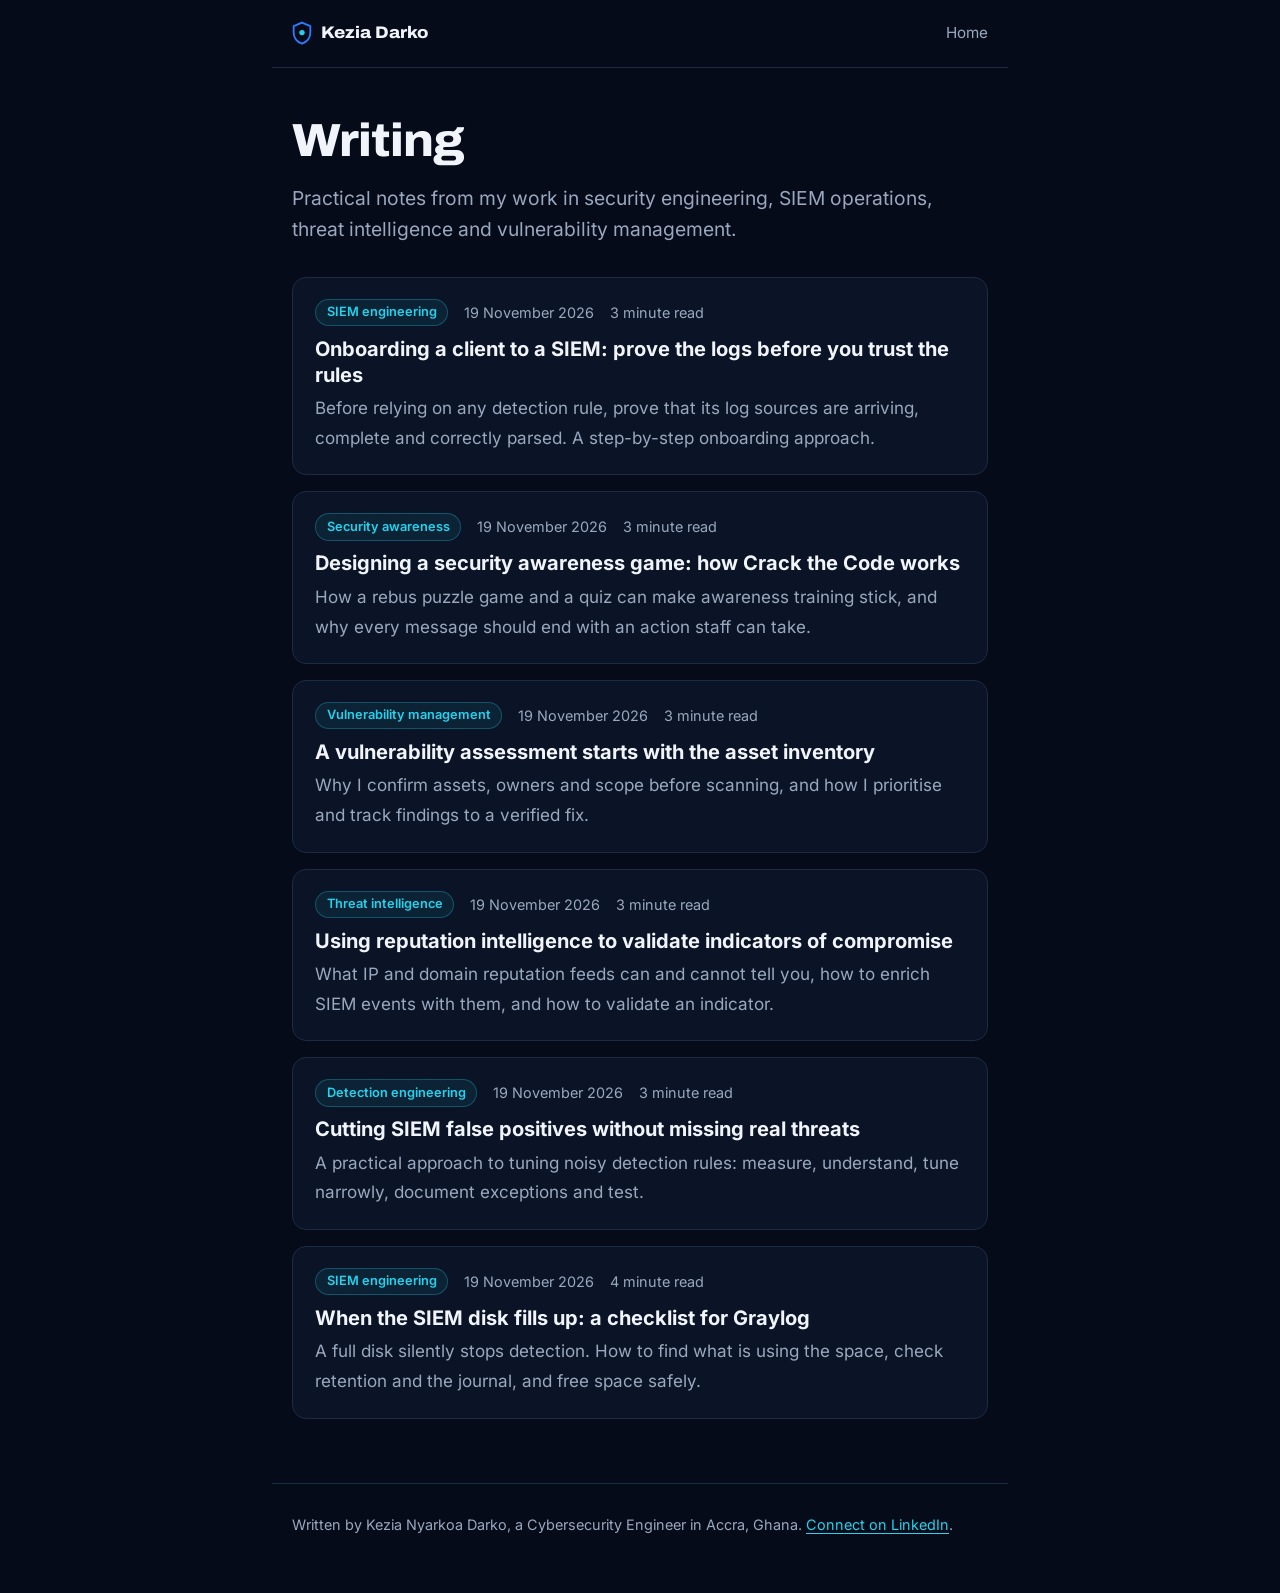
<file: writing/index.html>
<!doctype html>
<html lang="en-GB">
<head>
<meta charset="utf-8">
<meta name="viewport" content="width=device-width, initial-scale=1">
<meta http-equiv="Content-Security-Policy" content="default-src 'none'; style-src 'self'; font-src 'self' data:; img-src data:; base-uri 'none'; form-action 'none'">
<meta name="referrer" content="no-referrer">
<title>Writing | Kezia Nyarkoa Darko</title>
<meta name="description" content="Practical notes on security engineering, SIEM operations, threat intelligence and vulnerability management by Kezia Nyarkoa Darko.">
<link rel="stylesheet" href="fonts.css">
<link rel="stylesheet" href="style.css">
</head>
<body>
<header class="bar">
  <a class="brand" href="../index.html"><svg viewBox="0 0 24 28" aria-hidden="true"><path d="M12 1.5l10 4.3v7.6c0 6.8-4.2 11.2-10 13.4C6.2 24.6 2 20.2 2 13.4V5.8z" fill="none" stroke="#2F7BFF" stroke-width="2.2"/><circle cx="12" cy="13.5" r="3.2" fill="#22D3EE"/></svg>Kezia Darko</a>
  <a href="../index.html">Home</a>
</header>
<main>
  <h1>Writing</h1>
  <p class="standfirst">Practical notes from my work in security engineering, SIEM operations, threat intelligence and vulnerability management.</p>
  <ul class="list">
    <li>
      <p class="kicker"><span class="tag">SIEM engineering</span><time datetime="2026-11-19">19 November 2026</time><span>3 minute read</span></p>
      <h2><a href="siem-onboarding.html">Onboarding a client to a SIEM: prove the logs before you trust the rules</a></h2>
      <p>Before relying on any detection rule, prove that its log sources are arriving, complete and correctly parsed. A step-by-step onboarding approach.</p>
    </li>
    <li>
      <p class="kicker"><span class="tag">Security awareness</span><time datetime="2026-11-19">19 November 2026</time><span>3 minute read</span></p>
      <h2><a href="awareness-game.html">Designing a security awareness game: how Crack the Code works</a></h2>
      <p>How a rebus puzzle game and a quiz can make awareness training stick, and why every message should end with an action staff can take.</p>
    </li>
    <li>
      <p class="kicker"><span class="tag">Vulnerability management</span><time datetime="2026-11-19">19 November 2026</time><span>3 minute read</span></p>
      <h2><a href="vulnerability-assessment-inventory.html">A vulnerability assessment starts with the asset inventory</a></h2>
      <p>Why I confirm assets, owners and scope before scanning, and how I prioritise and track findings to a verified fix.</p>
    </li>
    <li>
      <p class="kicker"><span class="tag">Threat intelligence</span><time datetime="2026-11-19">19 November 2026</time><span>3 minute read</span></p>
      <h2><a href="reputation-intelligence.html">Using reputation intelligence to validate indicators of compromise</a></h2>
      <p>What IP and domain reputation feeds can and cannot tell you, how to enrich SIEM events with them, and how to validate an indicator.</p>
    </li>
    <li>
      <p class="kicker"><span class="tag">Detection engineering</span><time datetime="2026-11-19">19 November 2026</time><span>3 minute read</span></p>
      <h2><a href="tuning-false-positives.html">Cutting SIEM false positives without missing real threats</a></h2>
      <p>A practical approach to tuning noisy detection rules: measure, understand, tune narrowly, document exceptions and test.</p>
    </li>
    <li>
      <p class="kicker"><span class="tag">SIEM engineering</span><time datetime="2026-11-19">19 November 2026</time><span>4 minute read</span></p>
      <h2><a href="graylog-disk-usage.html">When the SIEM disk fills up: a checklist for Graylog</a></h2>
      <p>A full disk silently stops detection. How to find what is using the space, check retention and the journal, and free space safely.</p>
    </li>
  </ul>
</main>
<footer>
  <p>Written by Kezia Nyarkoa Darko, a Cybersecurity Engineer in Accra, Ghana. <a href="https://www.linkedin.com/in/kezia-n-darko" rel="noopener noreferrer">Connect on LinkedIn</a>.</p>
</footer>
</body>
</html>
</file>
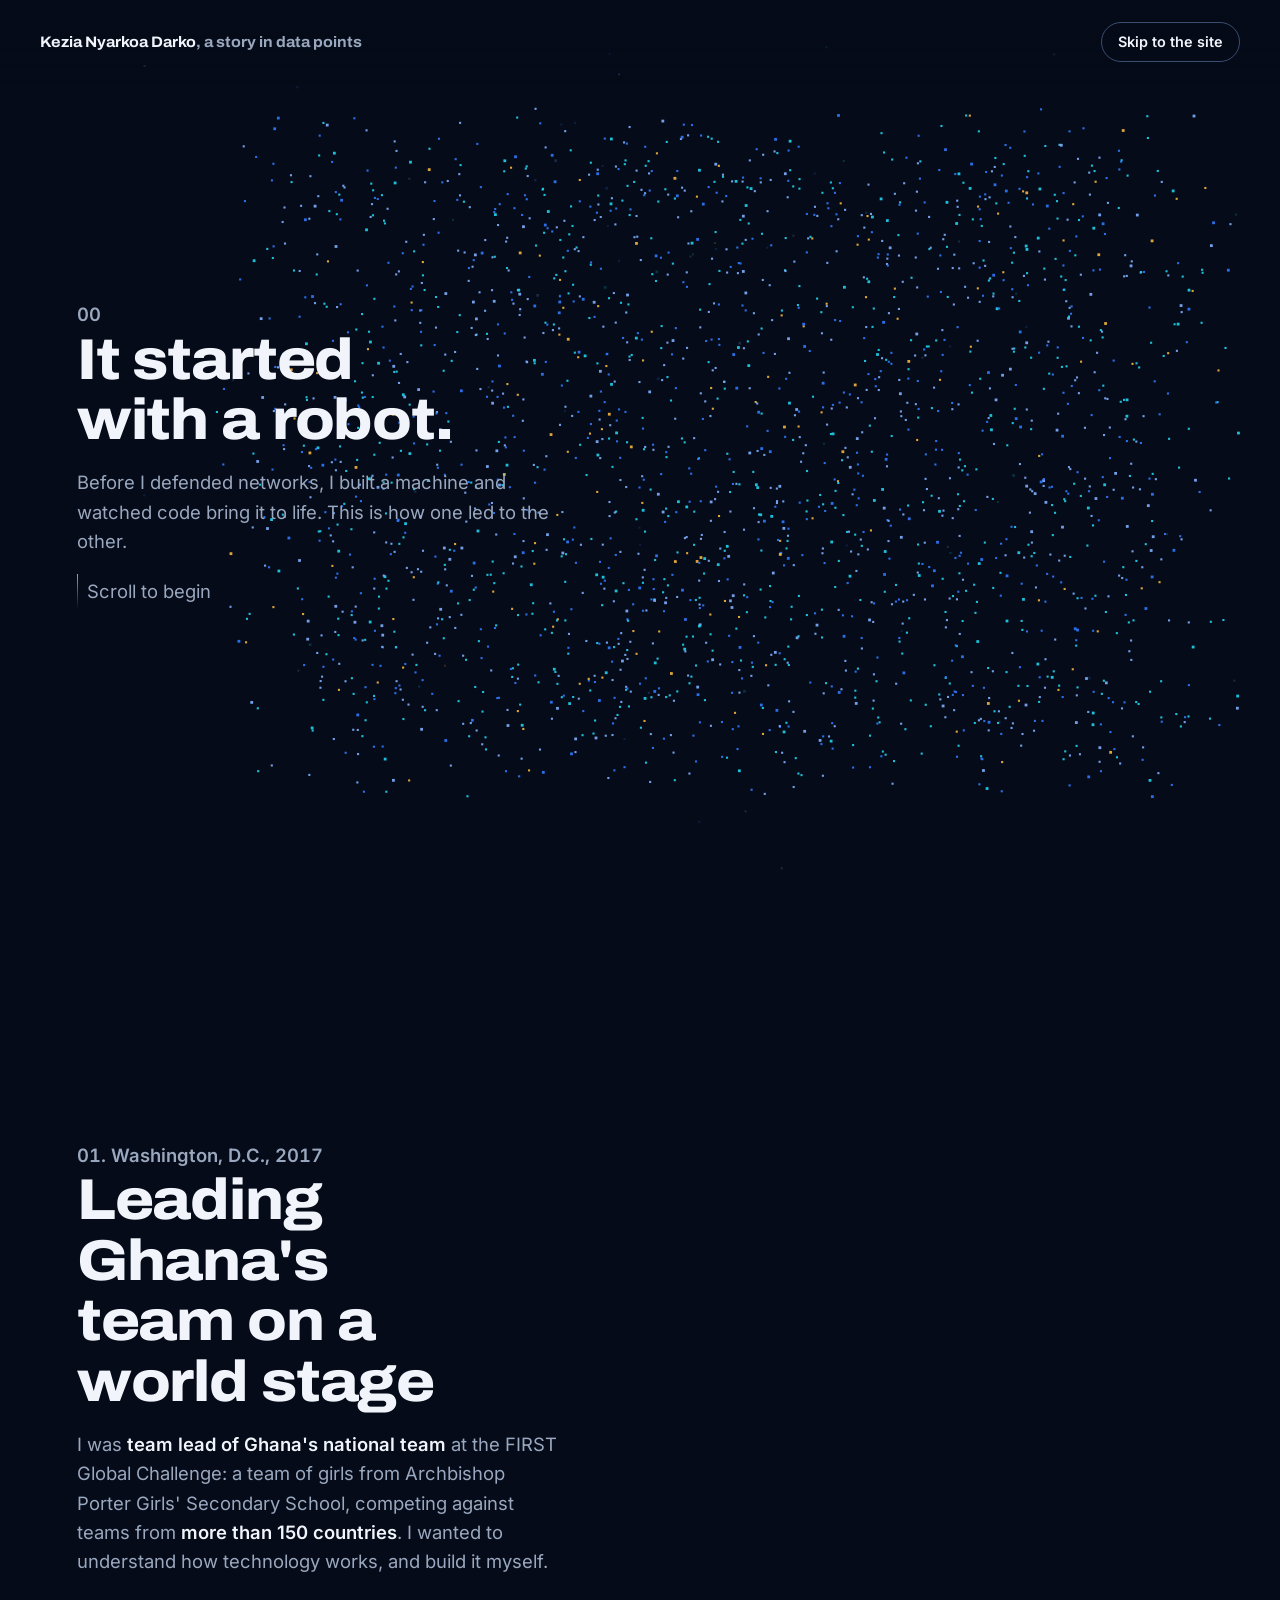
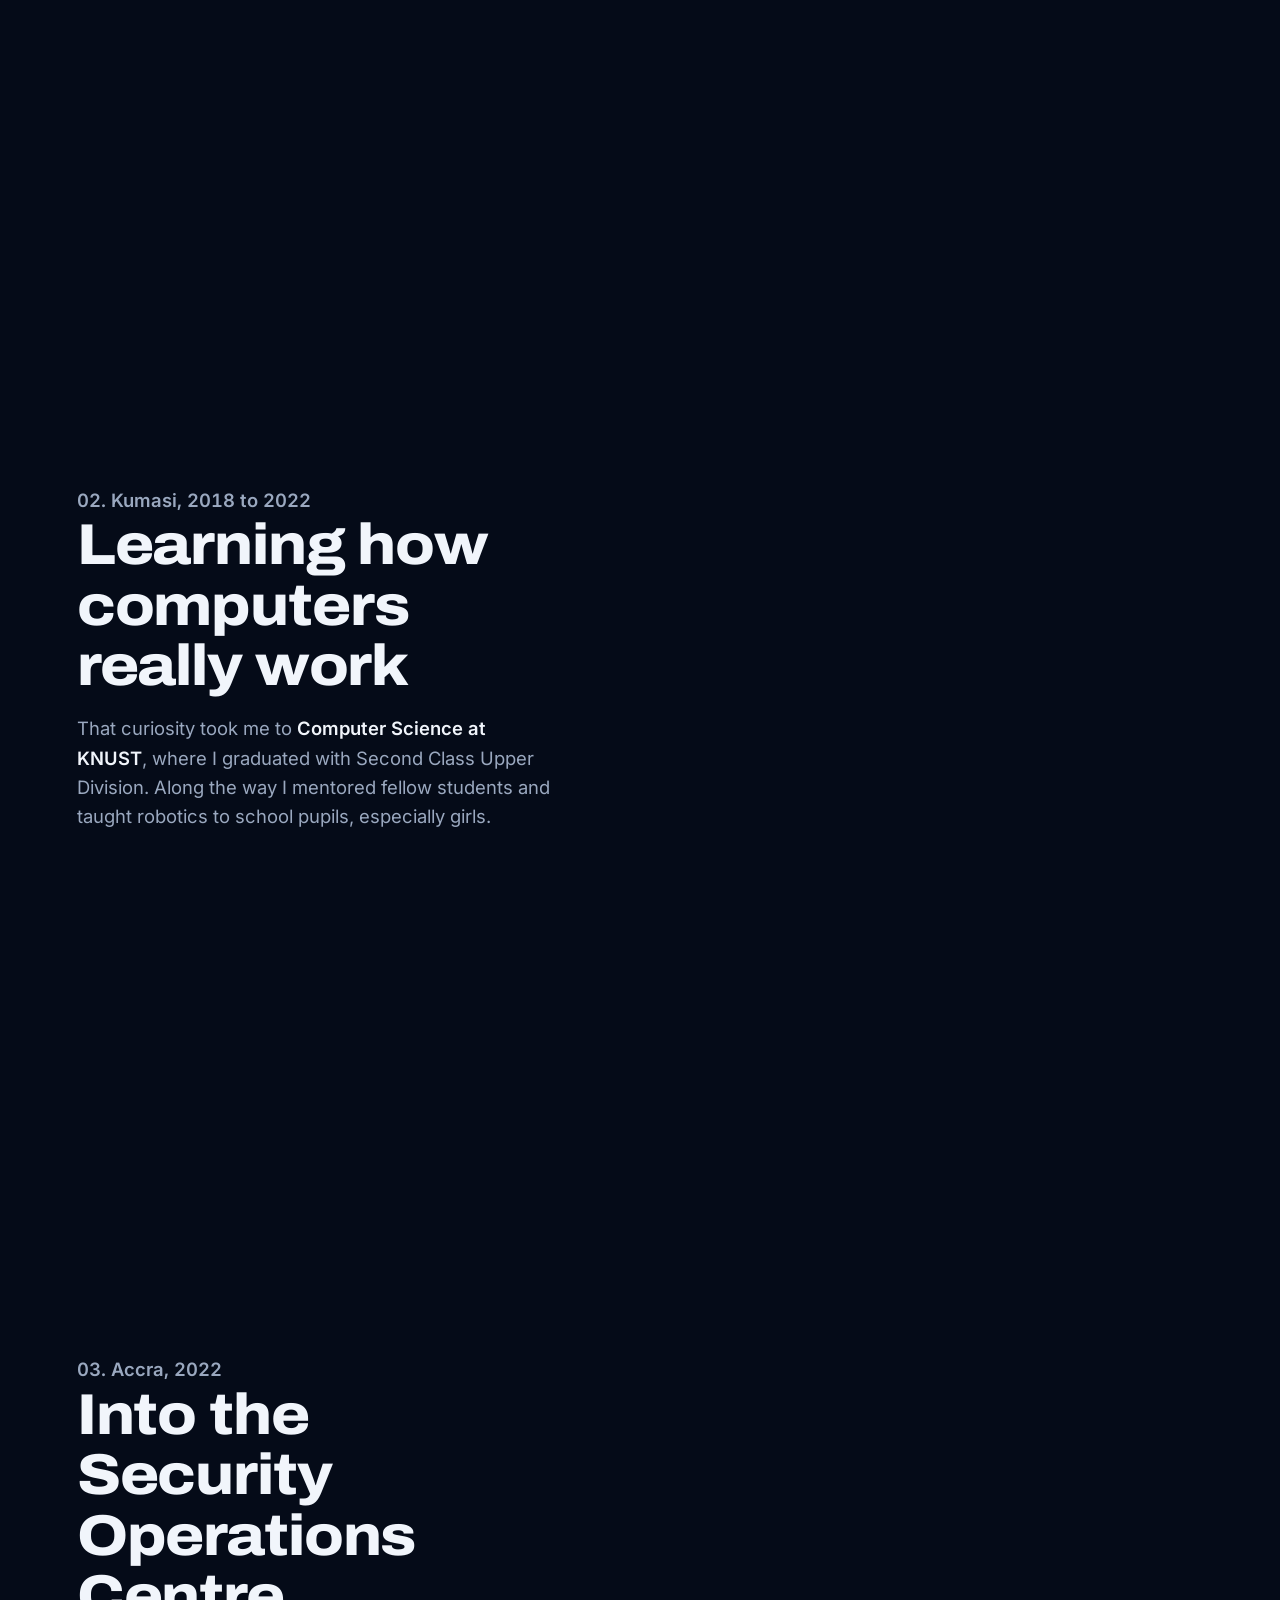
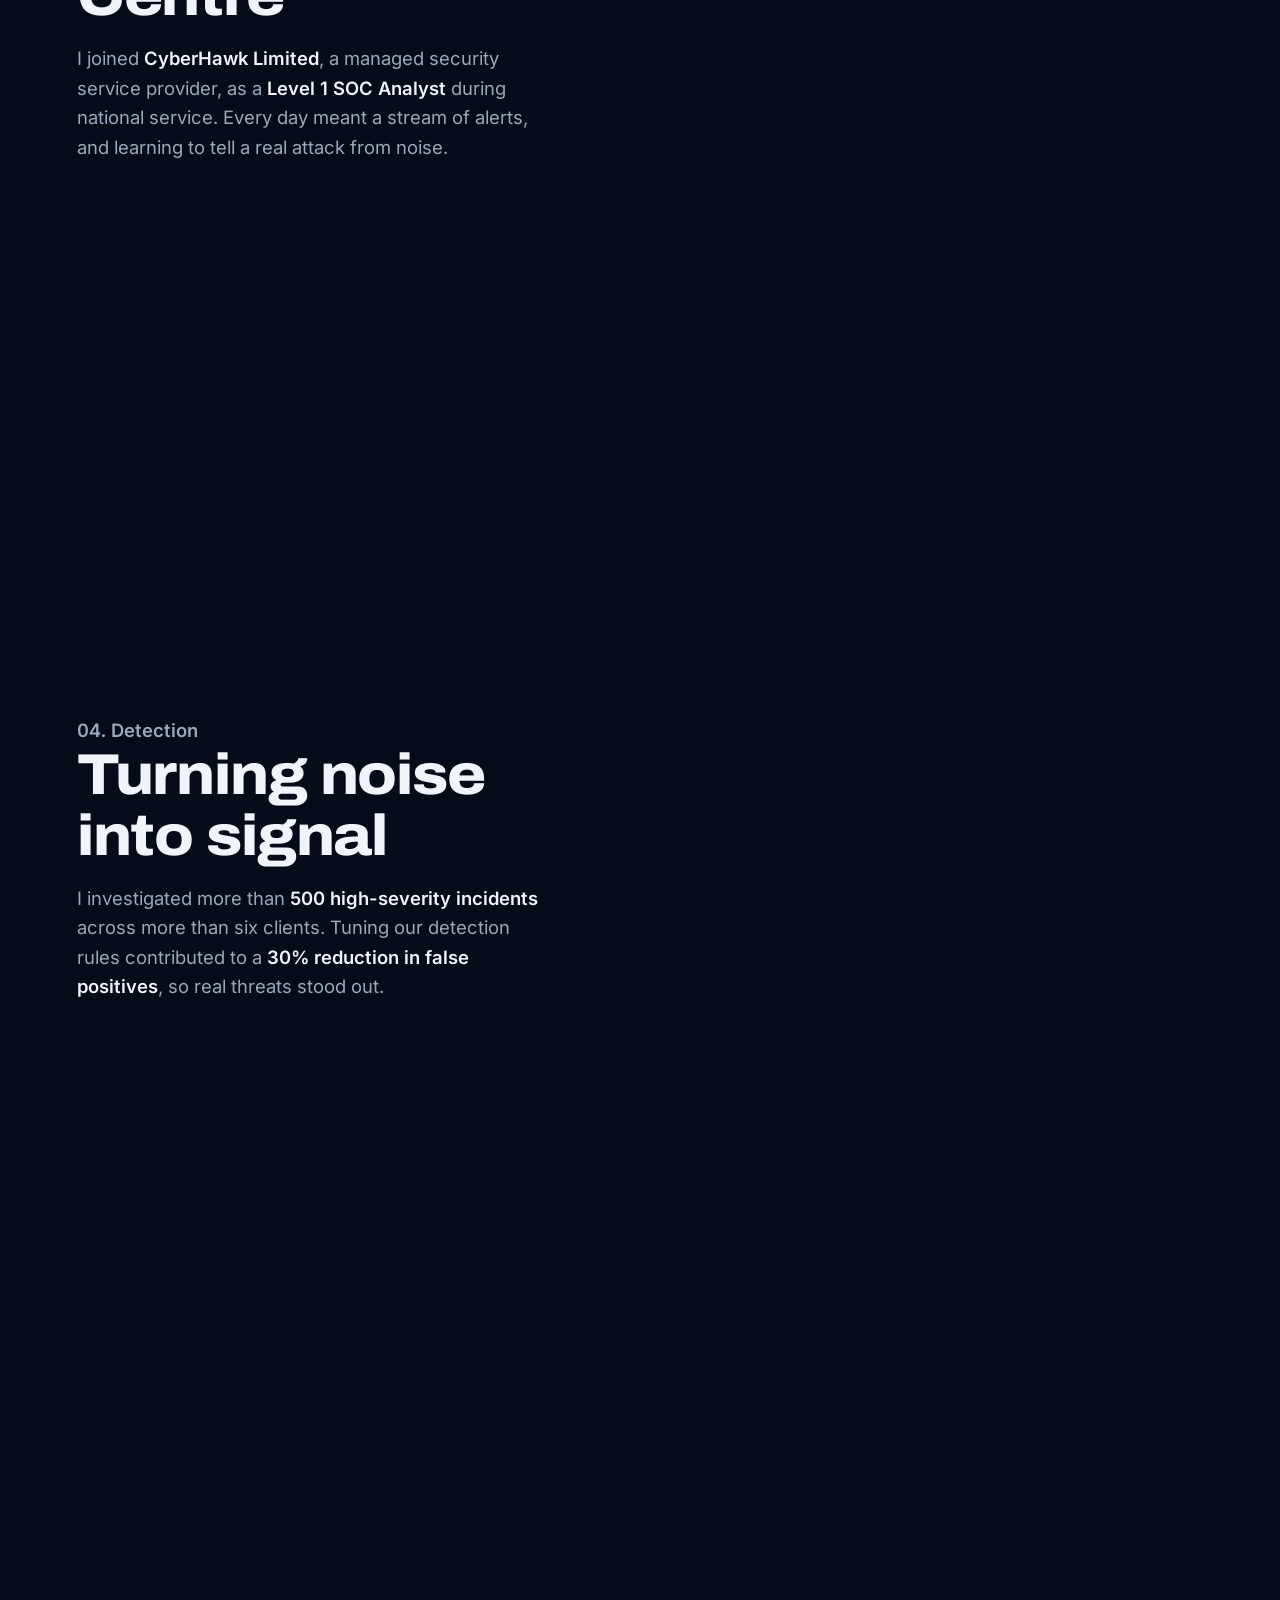
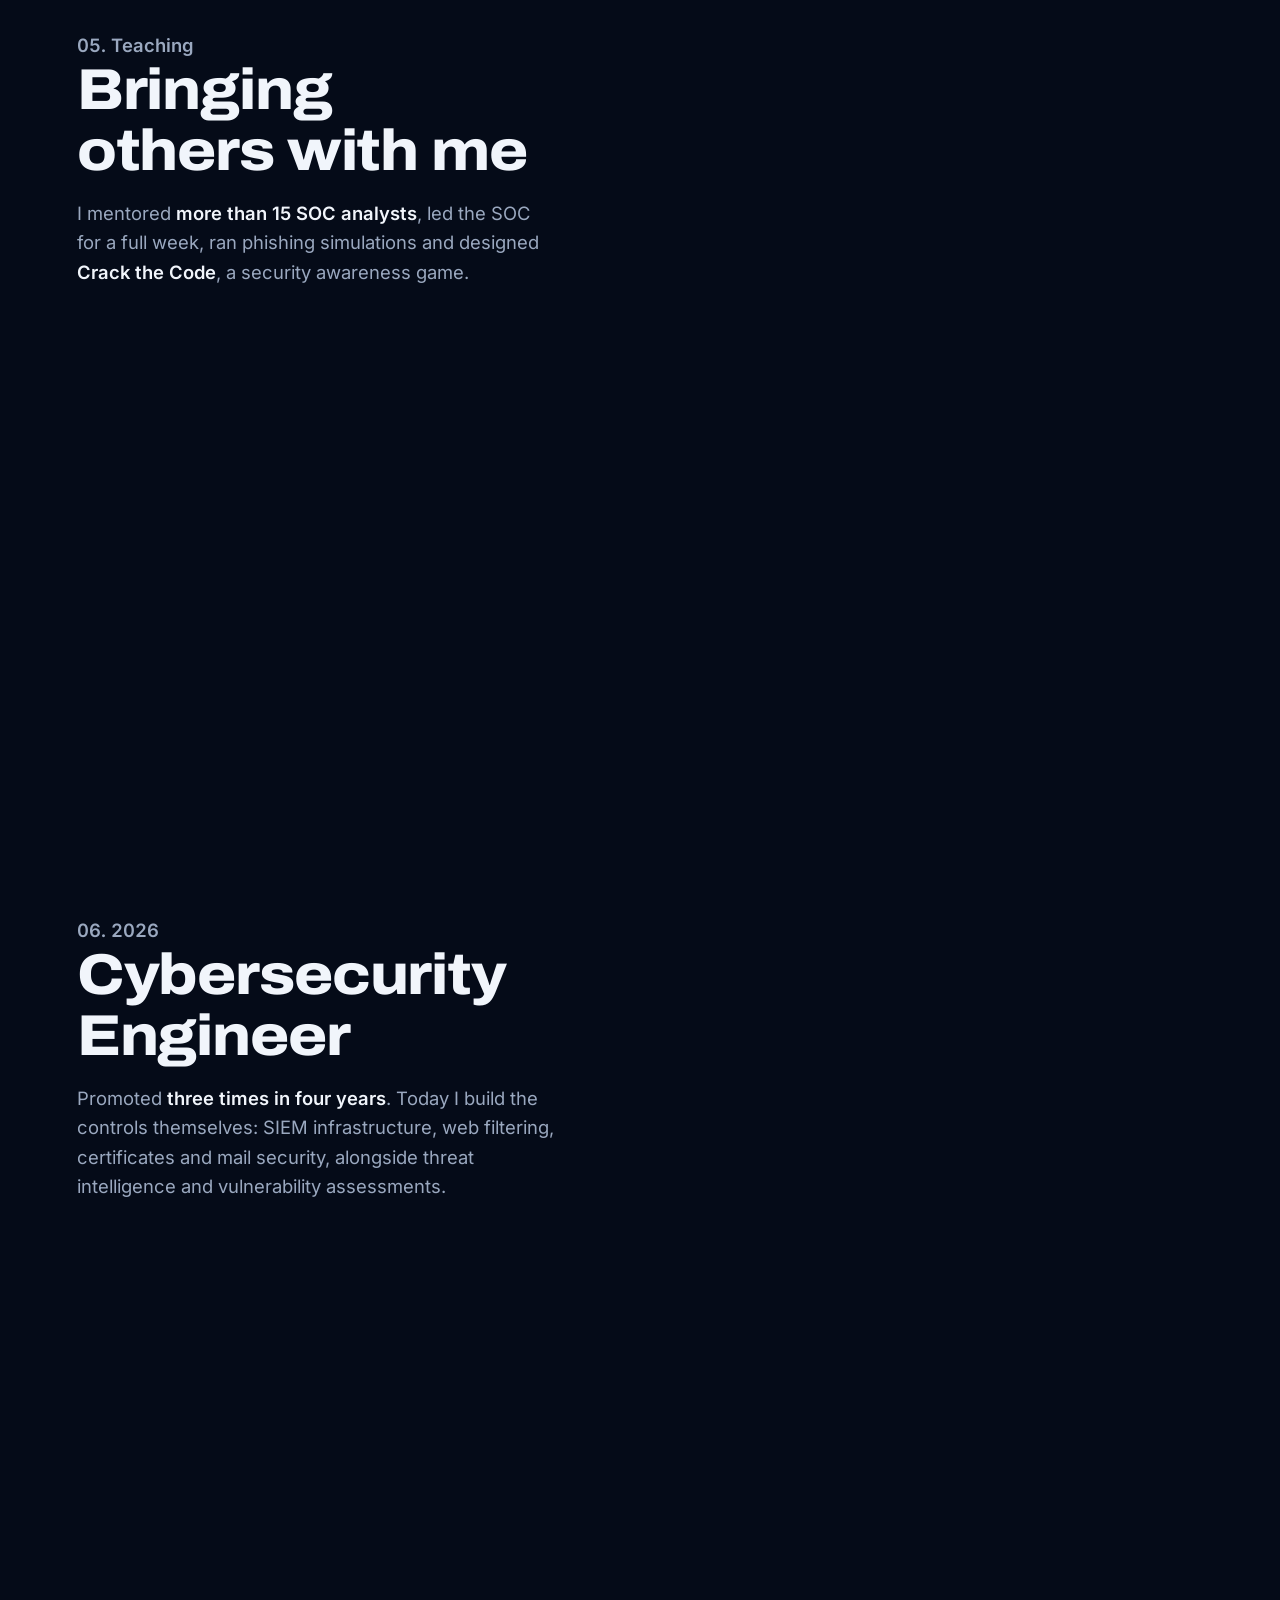
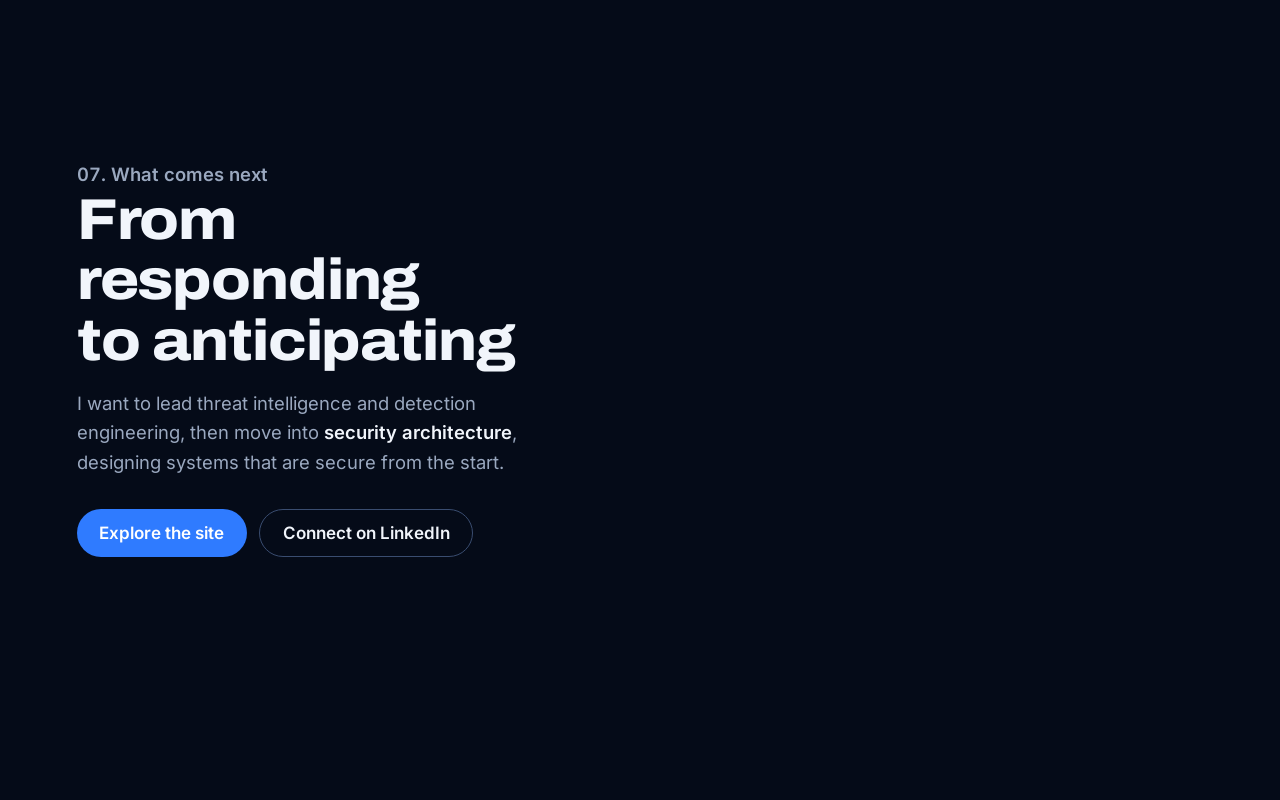
<file: story.html>
<!doctype html>
<html lang="en-GB">
<head>
<meta charset="utf-8">
<meta name="viewport" content="width=device-width, initial-scale=1">
<meta http-equiv="Content-Security-Policy" content="default-src 'none'; style-src 'self'; font-src 'self' data:; script-src 'self'; img-src data:; base-uri 'none'; form-action 'none'">
<meta name="referrer" content="no-referrer">
<meta name="theme-color" content="#050B18">
<title>The story so far | Kezia Nyarkoa Darko</title>
<meta name="description" content="How Kezia Nyarkoa Darko went from leading Ghana's robotics team to becoming a Cybersecurity Engineer, told in data points.">
<link rel="stylesheet" href="writing/fonts.css">
<link rel="stylesheet" href="story.css">
</head>
<body>
<div class="progress" id="progress"></div>
<canvas id="field" aria-hidden="true"></canvas>
<header class="top">
  <p class="title"><strong>Kezia Nyarkoa Darko</strong>, a story in data points</p>
  <a class="skip" href="index.html#site">Skip to the site</a>
</header>
<main>
  <section class="scene" data-shape="text:KD">
    <div class="copy">
      <p class="chapter">00</p>
      <h1>It started with a robot.</h1>
      <p>Before I defended networks, I built a machine and watched code bring it to life. This is how one led to the other.</p>
      <p class="hint"><span></span>Scroll to begin</p>
    </div>
  </section>
  <section class="scene" data-shape="text:2017">
    <div class="copy">
      <p class="chapter">01. Washington, D.C., 2017</p>
      <h2>Leading Ghana's team on a world stage</h2>
      <p>I was <strong>team lead of Ghana's national team</strong> at the FIRST Global Challenge: a team of girls from Archbishop Porter Girls' Secondary School, competing against teams from <strong>more than 150 countries</strong>. I wanted to understand how technology works, and build it myself.</p>
    </div>
  </section>
  <section class="scene" data-shape="text:BSc">
    <div class="copy">
      <p class="chapter">02. Kumasi, 2018 to 2022</p>
      <h2>Learning how computers really work</h2>
      <p>That curiosity took me to <strong>Computer Science at KNUST</strong>, where I graduated with Second Class Upper Division. Along the way I mentored fellow students and taught robotics to school pupils, especially girls.</p>
    </div>
  </section>
  <section class="scene" data-shape="text:SOC">
    <div class="copy">
      <p class="chapter">03. Accra, 2022</p>
      <h2>Into the Security Operations Centre</h2>
      <p>I joined <strong>CyberHawk Limited</strong>, a managed security service provider, as a <strong>Level 1 SOC Analyst</strong> during national service. Every day meant a stream of alerts, and learning to tell a real attack from noise.</p>
    </div>
  </section>
  <section class="scene" data-shape="text:30%">
    <div class="copy">
      <p class="chapter">04. Detection</p>
      <h2>Turning noise into signal</h2>
      <p>I investigated more than <strong>500 high-severity incidents</strong> across more than six clients. Tuning our detection rules contributed to a <strong>30% reduction in false positives</strong>, so real threats stood out.</p>
    </div>
  </section>
  <section class="scene" data-shape="text:15+">
    <div class="copy">
      <p class="chapter">05. Teaching</p>
      <h2>Bringing others with me</h2>
      <p>I mentored <strong>more than 15 SOC analysts</strong>, led the SOC for a full week, ran phishing simulations and designed <strong>Crack the Code</strong>, a security awareness game.</p>
    </div>
  </section>
  <section class="scene" data-shape="shield">
    <div class="copy">
      <p class="chapter">06. 2026</p>
      <h2>Cybersecurity Engineer</h2>
      <p>Promoted <strong>three times in four years</strong>. Today I build the controls themselves: SIEM infrastructure, web filtering, certificates and mail security, alongside threat intelligence and vulnerability assessments.</p>
    </div>
  </section>
  <section class="scene" data-shape="text:Next">
    <div class="copy">
      <p class="chapter">07. What comes next</p>
      <h2>From responding to anticipating</h2>
      <p>I want to lead threat intelligence and detection engineering, then move into <strong>security architecture</strong>, designing systems that are secure from the start.</p>
      <div class="ctas">
        <a class="btn btn-primary" href="index.html#site">Explore the site</a>
        <a class="btn btn-ghost" href="https://www.linkedin.com/in/kezia-n-darko" rel="noopener noreferrer">Connect on LinkedIn</a>
      </div>
    </div>
  </section>
</main>
<script src="story.js"></script>
</body>
</html>
</file>
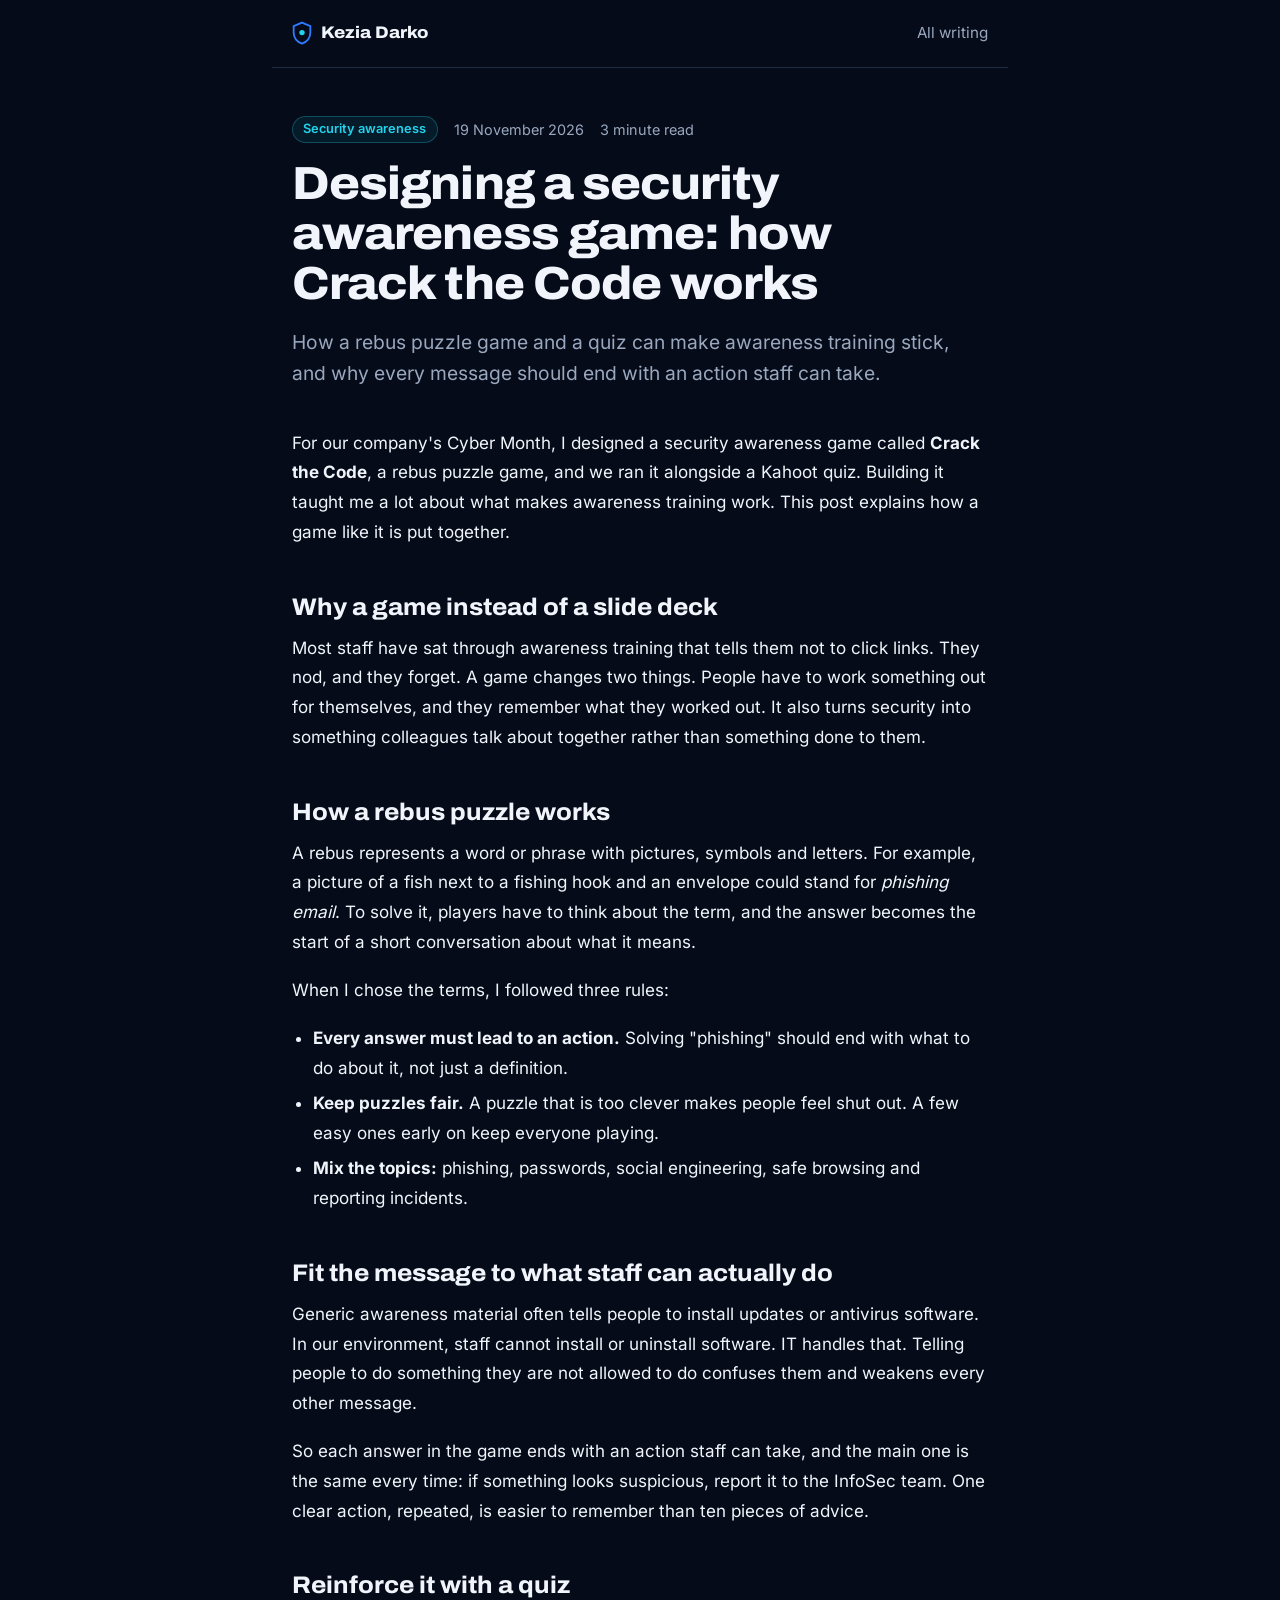
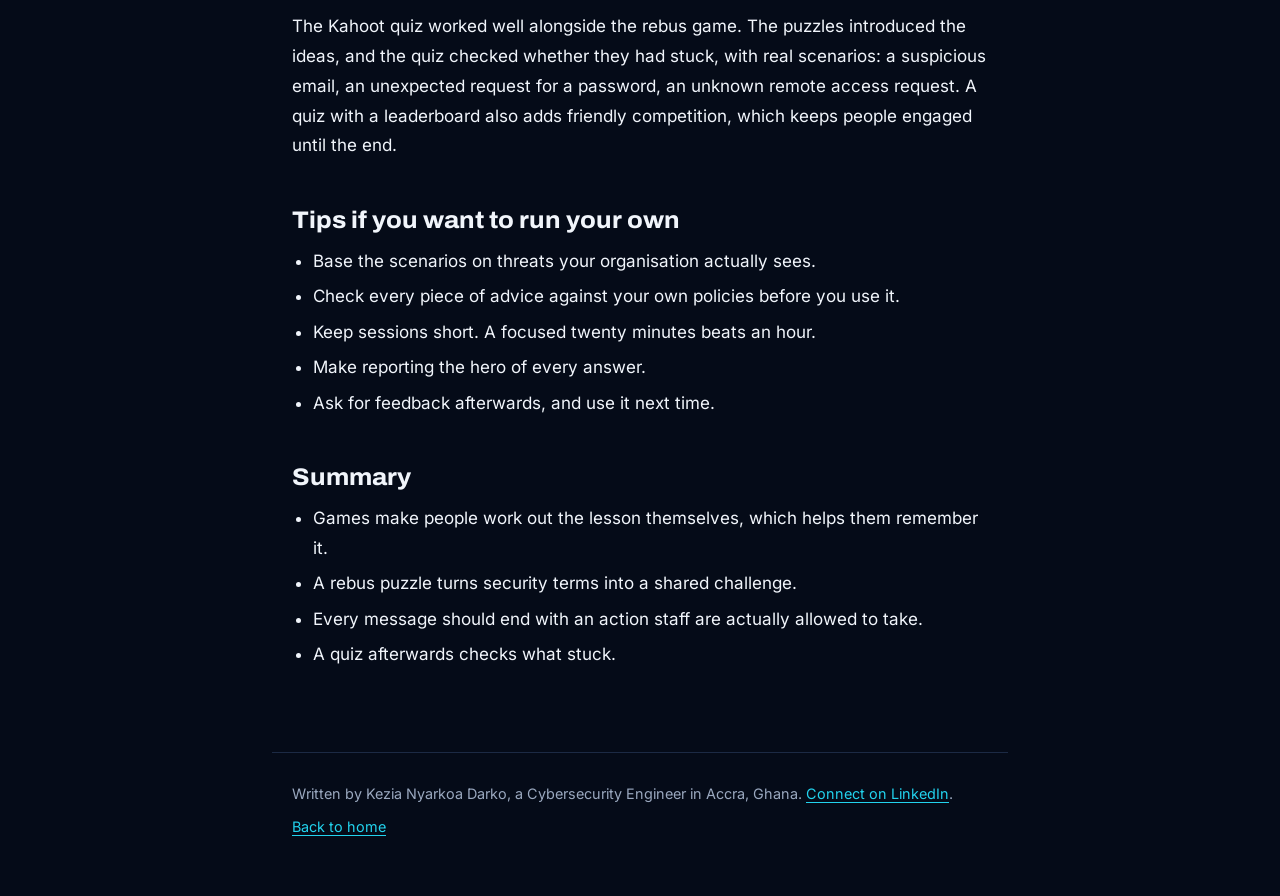
<file: writing/awareness-game.html>
<!doctype html>
<html lang="en-GB">
<head>
<meta charset="utf-8">
<meta name="viewport" content="width=device-width, initial-scale=1">
<meta http-equiv="Content-Security-Policy" content="default-src 'none'; style-src 'self'; font-src 'self' data:; img-src data:; base-uri 'none'; form-action 'none'">
<meta name="referrer" content="no-referrer">
<title>Designing a security awareness game: how Crack the Code works | Kezia Nyarkoa Darko</title>
<meta name="description" content="How a rebus puzzle game and a quiz can make awareness training stick, and why every message should end with an action staff can take.">
<link rel="stylesheet" href="fonts.css">
<link rel="stylesheet" href="style.css">
</head>
<body>
<header class="bar">
  <a class="brand" href="../index.html"><svg viewBox="0 0 24 28" aria-hidden="true"><path d="M12 1.5l10 4.3v7.6c0 6.8-4.2 11.2-10 13.4C6.2 24.6 2 20.2 2 13.4V5.8z" fill="none" stroke="#2F7BFF" stroke-width="2.2"/><circle cx="12" cy="13.5" r="3.2" fill="#22D3EE"/></svg>Kezia Darko</a>
  <a href="index.html">All writing</a>
</header>
<main>
  <p class="kicker"><span class="tag">Security awareness</span><time datetime="2026-11-19">19 November 2026</time><span>3 minute read</span></p>
  <h1>Designing a security awareness game: how Crack the Code works</h1>
  <p class="standfirst">How a rebus puzzle game and a quiz can make awareness training stick, and why every message should end with an action staff can take.</p>
  <article>
<p>For our company's Cyber Month, I designed a security awareness game called <strong>Crack the Code</strong>, a rebus puzzle game, and we ran it alongside a Kahoot quiz. Building it taught me a lot about what makes awareness training work. This post explains how a game like it is put together.</p>

<h2>Why a game instead of a slide deck</h2>
<p>Most staff have sat through awareness training that tells them not to click links. They nod, and they forget. A game changes two things. People have to work something out for themselves, and they remember what they worked out. It also turns security into something colleagues talk about together rather than something done to them.</p>

<h2>How a rebus puzzle works</h2>
<p>A rebus represents a word or phrase with pictures, symbols and letters. For example, a picture of a fish next to a fishing hook and an envelope could stand for <em>phishing email</em>. To solve it, players have to think about the term, and the answer becomes the start of a short conversation about what it means.</p>
<p>When I chose the terms, I followed three rules:</p>
<ul>
  <li><strong>Every answer must lead to an action.</strong> Solving "phishing" should end with what to do about it, not just a definition.</li>
  <li><strong>Keep puzzles fair.</strong> A puzzle that is too clever makes people feel shut out. A few easy ones early on keep everyone playing.</li>
  <li><strong>Mix the topics:</strong> phishing, passwords, social engineering, safe browsing and reporting incidents.</li>
</ul>

<h2>Fit the message to what staff can actually do</h2>
<p>Generic awareness material often tells people to install updates or antivirus software. In our environment, staff cannot install or uninstall software. IT handles that. Telling people to do something they are not allowed to do confuses them and weakens every other message.</p>
<p>So each answer in the game ends with an action staff can take, and the main one is the same every time: if something looks suspicious, report it to the InfoSec team. One clear action, repeated, is easier to remember than ten pieces of advice.</p>

<h2>Reinforce it with a quiz</h2>
<p>The Kahoot quiz worked well alongside the rebus game. The puzzles introduced the ideas, and the quiz checked whether they had stuck, with real scenarios: a suspicious email, an unexpected request for a password, an unknown remote access request. A quiz with a leaderboard also adds friendly competition, which keeps people engaged until the end.</p>

<h2>Tips if you want to run your own</h2>
<ul>
  <li>Base the scenarios on threats your organisation actually sees.</li>
  <li>Check every piece of advice against your own policies before you use it.</li>
  <li>Keep sessions short. A focused twenty minutes beats an hour.</li>
  <li>Make reporting the hero of every answer.</li>
  <li>Ask for feedback afterwards, and use it next time.</li>
</ul>

<h2>Summary</h2>
<ul>
  <li>Games make people work out the lesson themselves, which helps them remember it.</li>
  <li>A rebus puzzle turns security terms into a shared challenge.</li>
  <li>Every message should end with an action staff are actually allowed to take.</li>
  <li>A quiz afterwards checks what stuck.</li>
</ul>
  </article>
</main>
<footer>
  <p>Written by Kezia Nyarkoa Darko, a Cybersecurity Engineer in Accra, Ghana. <a href="https://www.linkedin.com/in/kezia-n-darko" rel="noopener noreferrer">Connect on LinkedIn</a>.</p>
  <p><a href="../index.html">Back to home</a></p>
</footer>
</body>
</html>
</file>
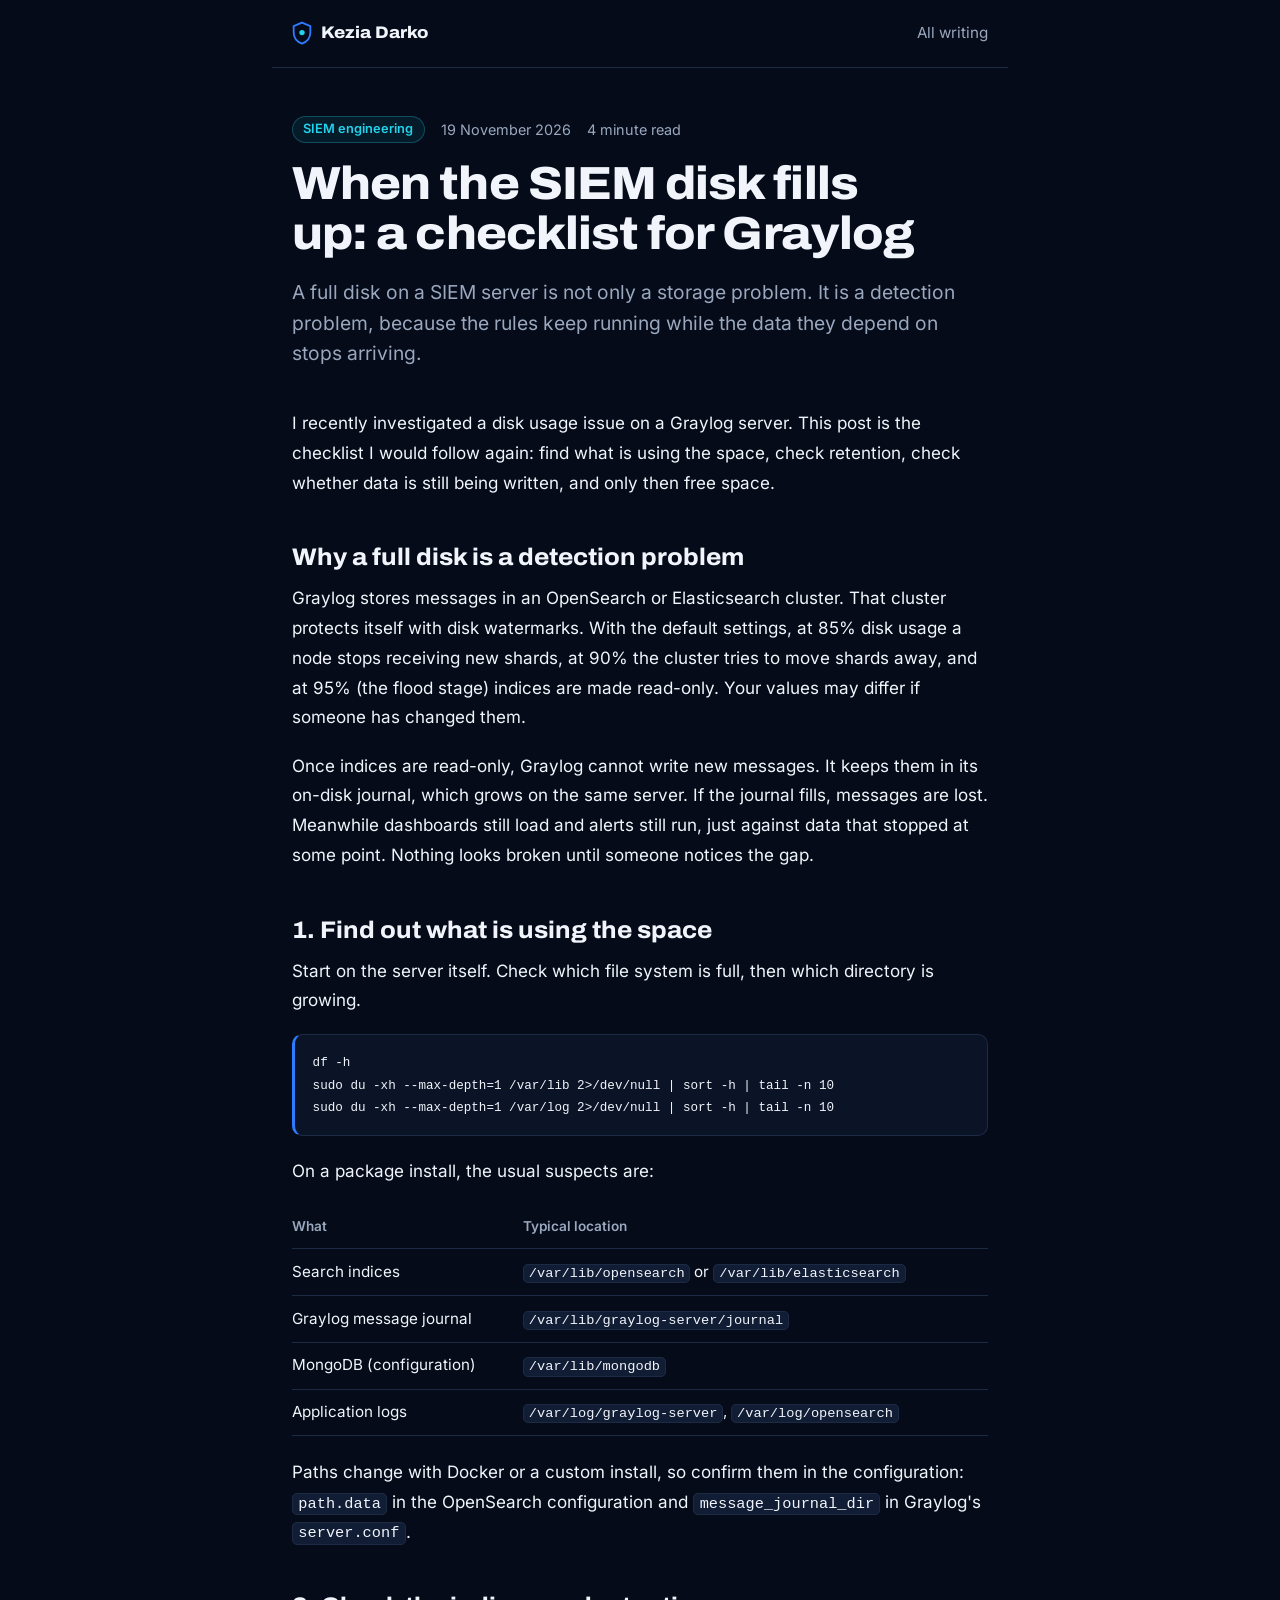
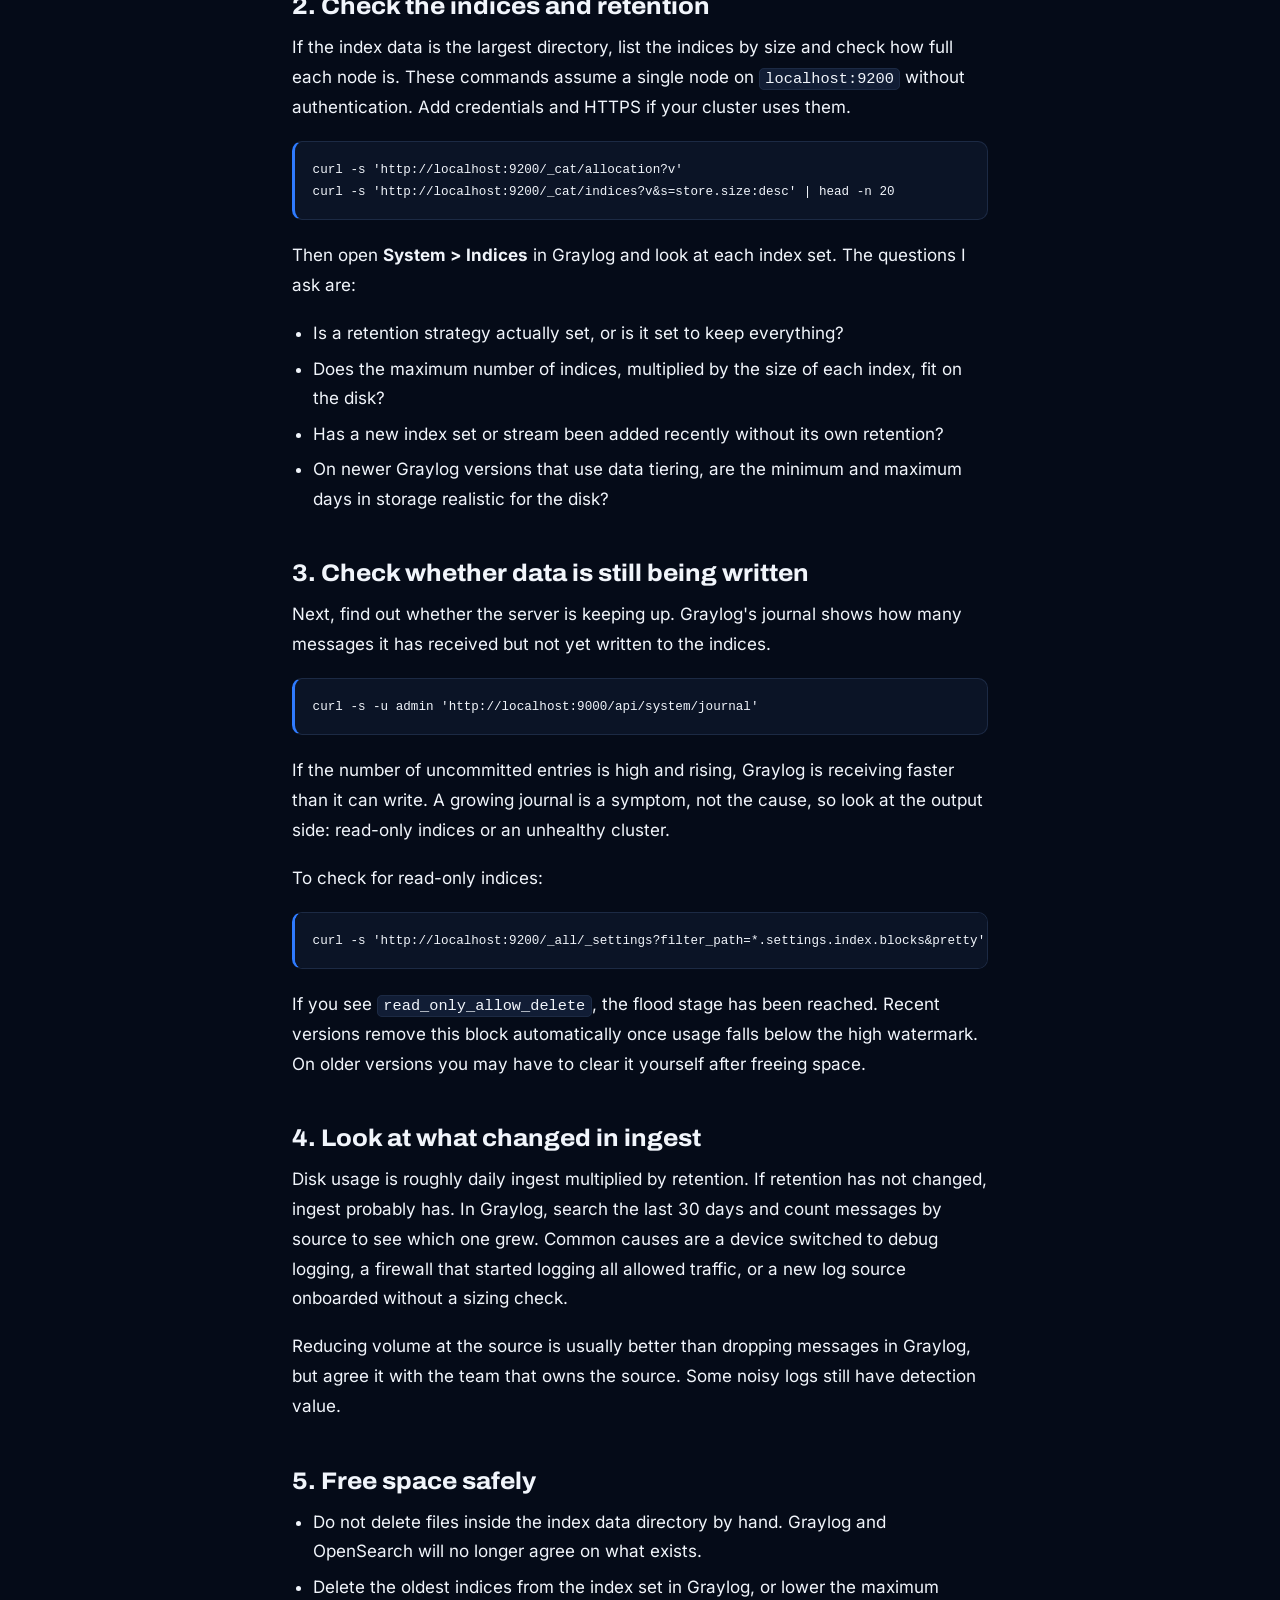
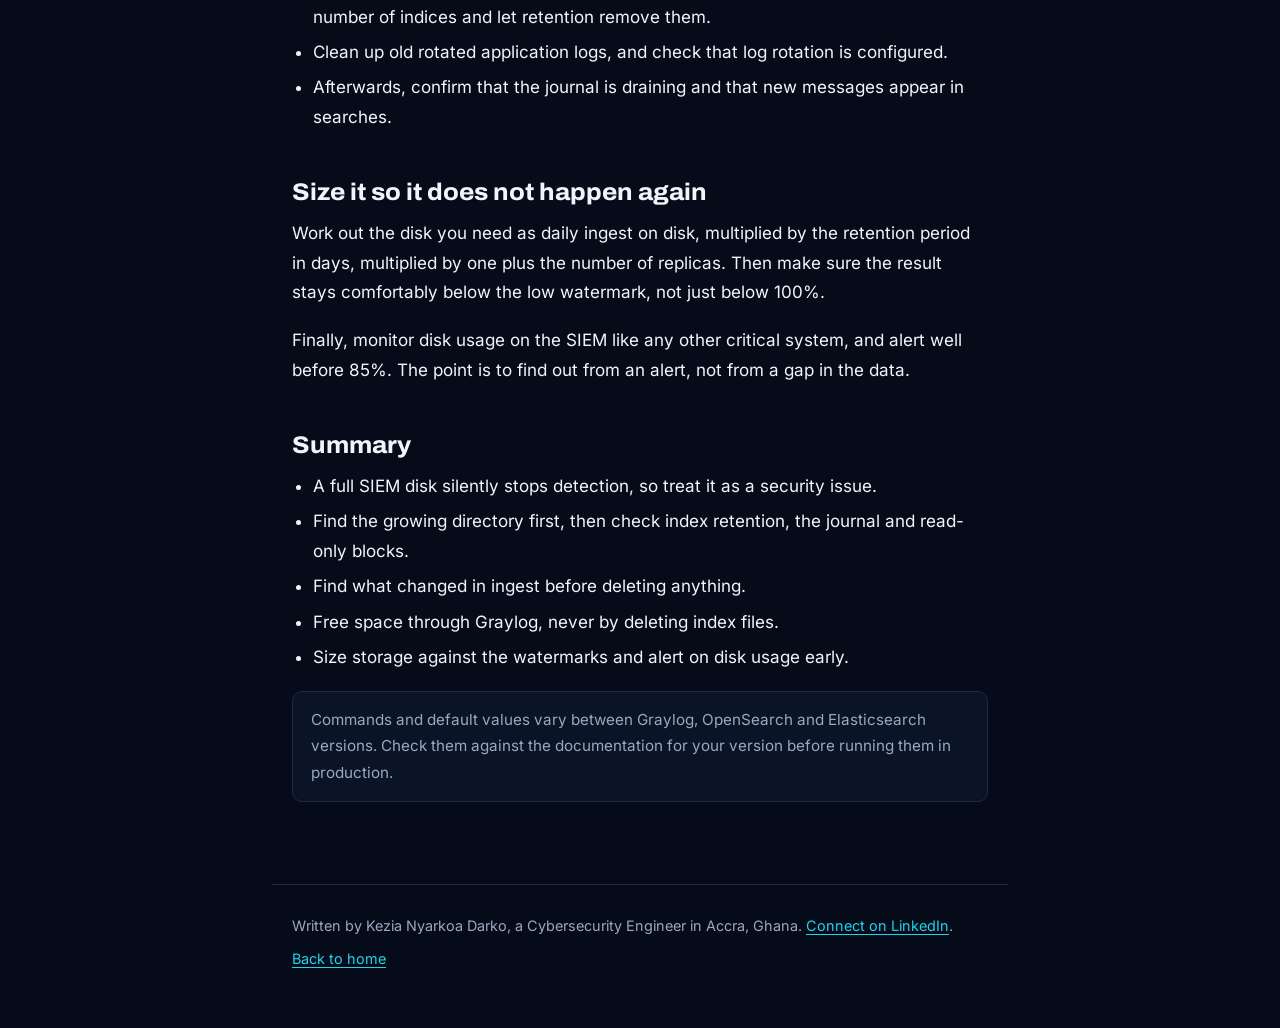
<file: writing/graylog-disk-usage.html>
<!doctype html>
<html lang="en-GB">
<head>
<meta charset="utf-8">
<meta name="viewport" content="width=device-width, initial-scale=1">
<meta http-equiv="Content-Security-Policy" content="default-src 'none'; style-src 'self'; font-src 'self' data:; img-src data:; base-uri 'none'; form-action 'none'">
<meta name="referrer" content="no-referrer">
<title>When the SIEM disk fills up: a checklist for Graylog | Kezia Nyarkoa Darko</title>
<meta name="description" content="A practical checklist for investigating disk usage on a Graylog SIEM server, from finding what uses the space to freeing it safely and sizing retention.">
<link rel="stylesheet" href="fonts.css">
<link rel="stylesheet" href="style.css">
</head>
<body>
<header class="bar">
  <a class="brand" href="../index.html"><svg viewBox="0 0 24 28" aria-hidden="true"><path d="M12 1.5l10 4.3v7.6c0 6.8-4.2 11.2-10 13.4C6.2 24.6 2 20.2 2 13.4V5.8z" fill="none" stroke="#2F7BFF" stroke-width="2.2"/><circle cx="12" cy="13.5" r="3.2" fill="#22D3EE"/></svg>Kezia Darko</a>
  <a href="index.html">All writing</a>
</header>
<main>
  <p class="kicker"><span class="tag">SIEM engineering</span><time datetime="2026-11-19">19 November 2026</time><span>4 minute read</span></p>
  <h1>When the SIEM disk fills up: a checklist for Graylog</h1>
  <p class="standfirst">A full disk on a SIEM server is not only a storage problem. It is a detection problem, because the rules keep running while the data they depend on stops arriving.</p>
  <article>
    <p>I recently investigated a disk usage issue on a Graylog server. This post is the checklist I would follow again: find what is using the space, check retention, check whether data is still being written, and only then free space.</p>

    <h2>Why a full disk is a detection problem</h2>
    <p>Graylog stores messages in an OpenSearch or Elasticsearch cluster. That cluster protects itself with disk watermarks. With the default settings, at 85% disk usage a node stops receiving new shards, at 90% the cluster tries to move shards away, and at 95% (the flood stage) indices are made read-only. Your values may differ if someone has changed them.</p>
    <p>Once indices are read-only, Graylog cannot write new messages. It keeps them in its on-disk journal, which grows on the same server. If the journal fills, messages are lost. Meanwhile dashboards still load and alerts still run, just against data that stopped at some point. Nothing looks broken until someone notices the gap.</p>

    <h2>1. Find out what is using the space</h2>
    <p>Start on the server itself. Check which file system is full, then which directory is growing.</p>
<pre><code>df -h
sudo du -xh --max-depth=1 /var/lib 2&gt;/dev/null | sort -h | tail -n 10
sudo du -xh --max-depth=1 /var/log 2&gt;/dev/null | sort -h | tail -n 10</code></pre>
    <p>On a package install, the usual suspects are:</p>
    <table>
      <thead><tr><th scope="col">What</th><th scope="col">Typical location</th></tr></thead>
      <tbody>
        <tr><td>Search indices</td><td><code>/var/lib/opensearch</code> or <code>/var/lib/elasticsearch</code></td></tr>
        <tr><td>Graylog message journal</td><td><code>/var/lib/graylog-server/journal</code></td></tr>
        <tr><td>MongoDB (configuration)</td><td><code>/var/lib/mongodb</code></td></tr>
        <tr><td>Application logs</td><td><code>/var/log/graylog-server</code>, <code>/var/log/opensearch</code></td></tr>
      </tbody>
    </table>
    <p>Paths change with Docker or a custom install, so confirm them in the configuration: <code>path.data</code> in the OpenSearch configuration and <code>message_journal_dir</code> in Graylog's <code>server.conf</code>.</p>

    <h2>2. Check the indices and retention</h2>
    <p>If the index data is the largest directory, list the indices by size and check how full each node is. These commands assume a single node on <code>localhost:9200</code> without authentication. Add credentials and HTTPS if your cluster uses them.</p>
<pre><code>curl -s 'http://localhost:9200/_cat/allocation?v'
curl -s 'http://localhost:9200/_cat/indices?v&amp;s=store.size:desc' | head -n 20</code></pre>
    <p>Then open <strong>System &gt; Indices</strong> in Graylog and look at each index set. The questions I ask are:</p>
    <ul>
      <li>Is a retention strategy actually set, or is it set to keep everything?</li>
      <li>Does the maximum number of indices, multiplied by the size of each index, fit on the disk?</li>
      <li>Has a new index set or stream been added recently without its own retention?</li>
      <li>On newer Graylog versions that use data tiering, are the minimum and maximum days in storage realistic for the disk?</li>
    </ul>

    <h2>3. Check whether data is still being written</h2>
    <p>Next, find out whether the server is keeping up. Graylog's journal shows how many messages it has received but not yet written to the indices.</p>
<pre><code>curl -s -u admin 'http://localhost:9000/api/system/journal'</code></pre>
    <p>If the number of uncommitted entries is high and rising, Graylog is receiving faster than it can write. A growing journal is a symptom, not the cause, so look at the output side: read-only indices or an unhealthy cluster.</p>
    <p>To check for read-only indices:</p>
<pre><code>curl -s 'http://localhost:9200/_all/_settings?filter_path=*.settings.index.blocks&amp;pretty'</code></pre>
    <p>If you see <code>read_only_allow_delete</code>, the flood stage has been reached. Recent versions remove this block automatically once usage falls below the high watermark. On older versions you may have to clear it yourself after freeing space.</p>

    <h2>4. Look at what changed in ingest</h2>
    <p>Disk usage is roughly daily ingest multiplied by retention. If retention has not changed, ingest probably has. In Graylog, search the last 30 days and count messages by source to see which one grew. Common causes are a device switched to debug logging, a firewall that started logging all allowed traffic, or a new log source onboarded without a sizing check.</p>
    <p>Reducing volume at the source is usually better than dropping messages in Graylog, but agree it with the team that owns the source. Some noisy logs still have detection value.</p>

    <h2>5. Free space safely</h2>
    <ul>
      <li>Do not delete files inside the index data directory by hand. Graylog and OpenSearch will no longer agree on what exists.</li>
      <li>Delete the oldest indices from the index set in Graylog, or lower the maximum number of indices and let retention remove them.</li>
      <li>Clean up old rotated application logs, and check that log rotation is configured.</li>
      <li>Afterwards, confirm that the journal is draining and that new messages appear in searches.</li>
    </ul>

    <h2>Size it so it does not happen again</h2>
    <p>Work out the disk you need as daily ingest on disk, multiplied by the retention period in days, multiplied by one plus the number of replicas. Then make sure the result stays comfortably below the low watermark, not just below 100%.</p>
    <p>Finally, monitor disk usage on the SIEM like any other critical system, and alert well before 85%. The point is to find out from an alert, not from a gap in the data.</p>

    <h2>Summary</h2>
    <ul>
      <li>A full SIEM disk silently stops detection, so treat it as a security issue.</li>
      <li>Find the growing directory first, then check index retention, the journal and read-only blocks.</li>
      <li>Find what changed in ingest before deleting anything.</li>
      <li>Free space through Graylog, never by deleting index files.</li>
      <li>Size storage against the watermarks and alert on disk usage early.</li>
    </ul>
    <p class="note">Commands and default values vary between Graylog, OpenSearch and Elasticsearch versions. Check them against the documentation for your version before running them in production.</p>
  </article>
</main>
<footer>
  <p>Written by Kezia Nyarkoa Darko, a Cybersecurity Engineer in Accra, Ghana. <a href="https://www.linkedin.com/in/kezia-n-darko" rel="noopener noreferrer">Connect on LinkedIn</a>.</p>
  <p><a href="../index.html">Back to home</a></p>
</footer>
</body>
</html>
</file>
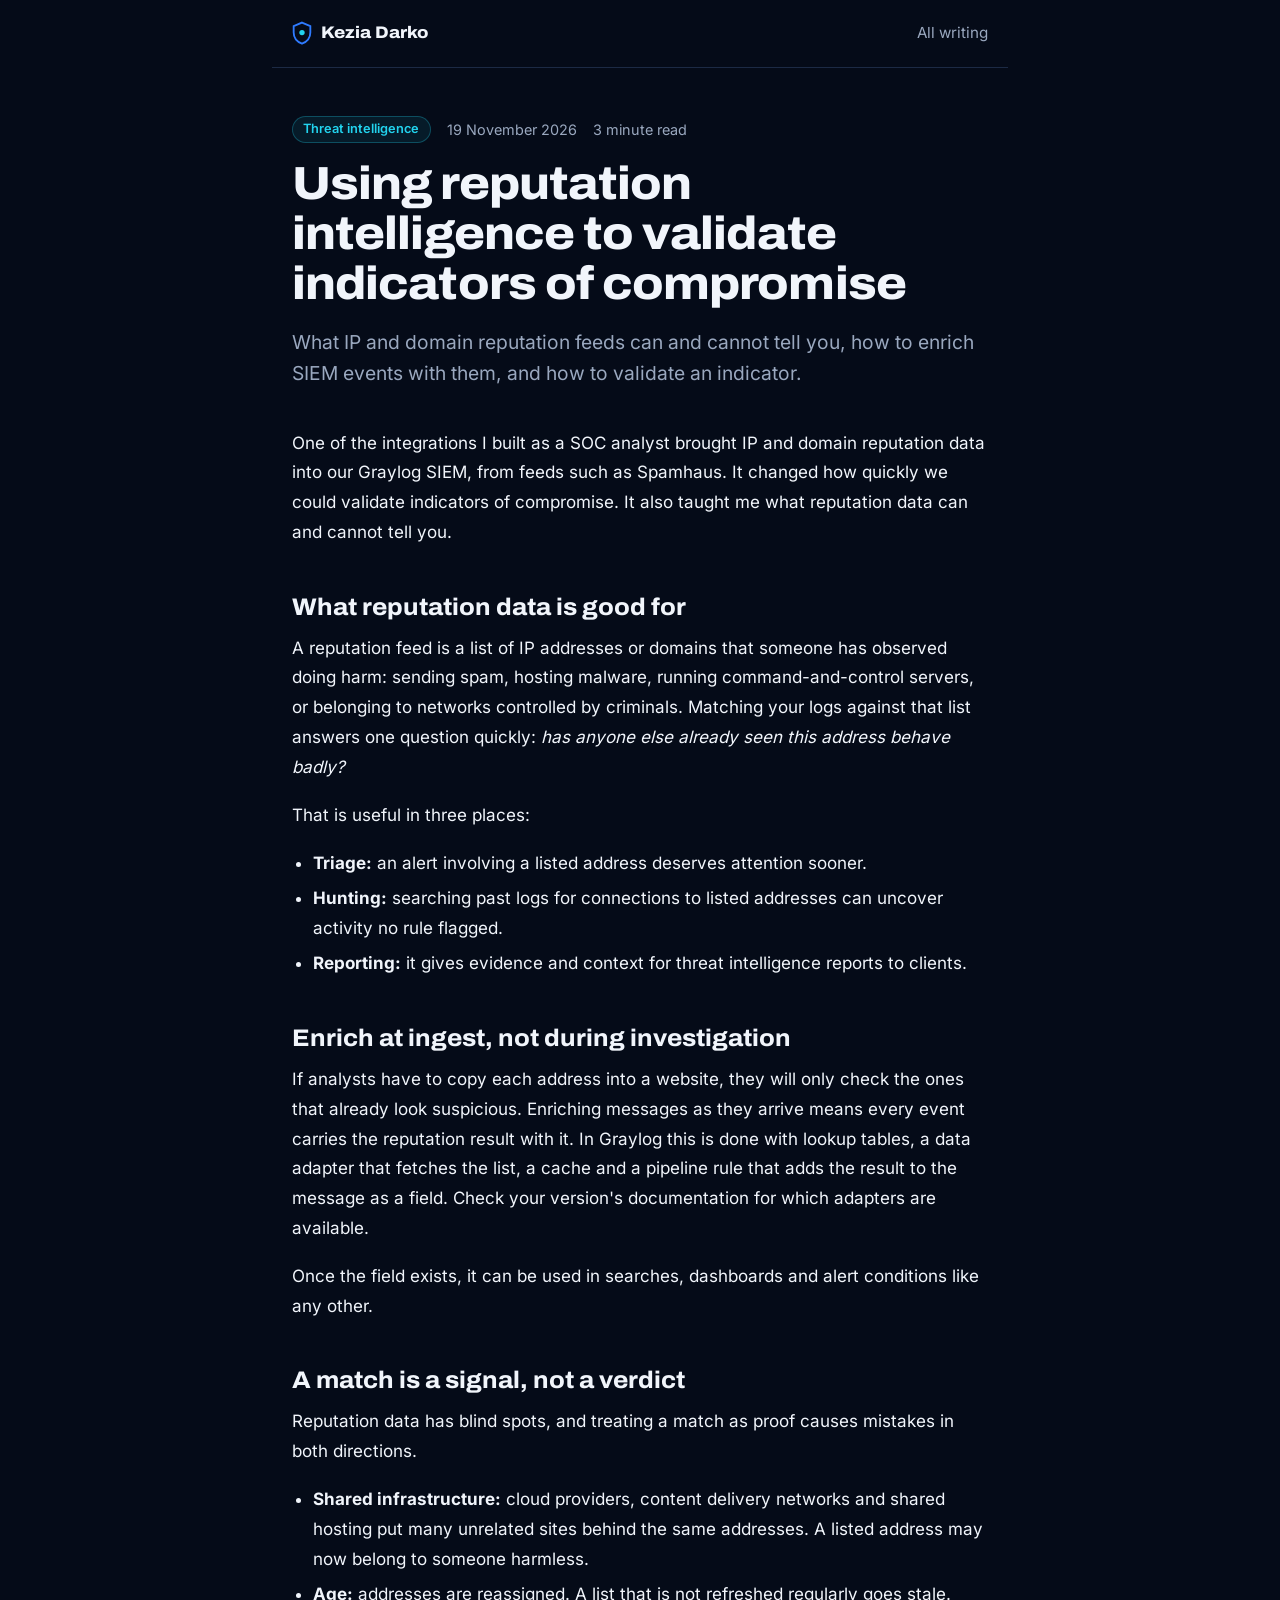
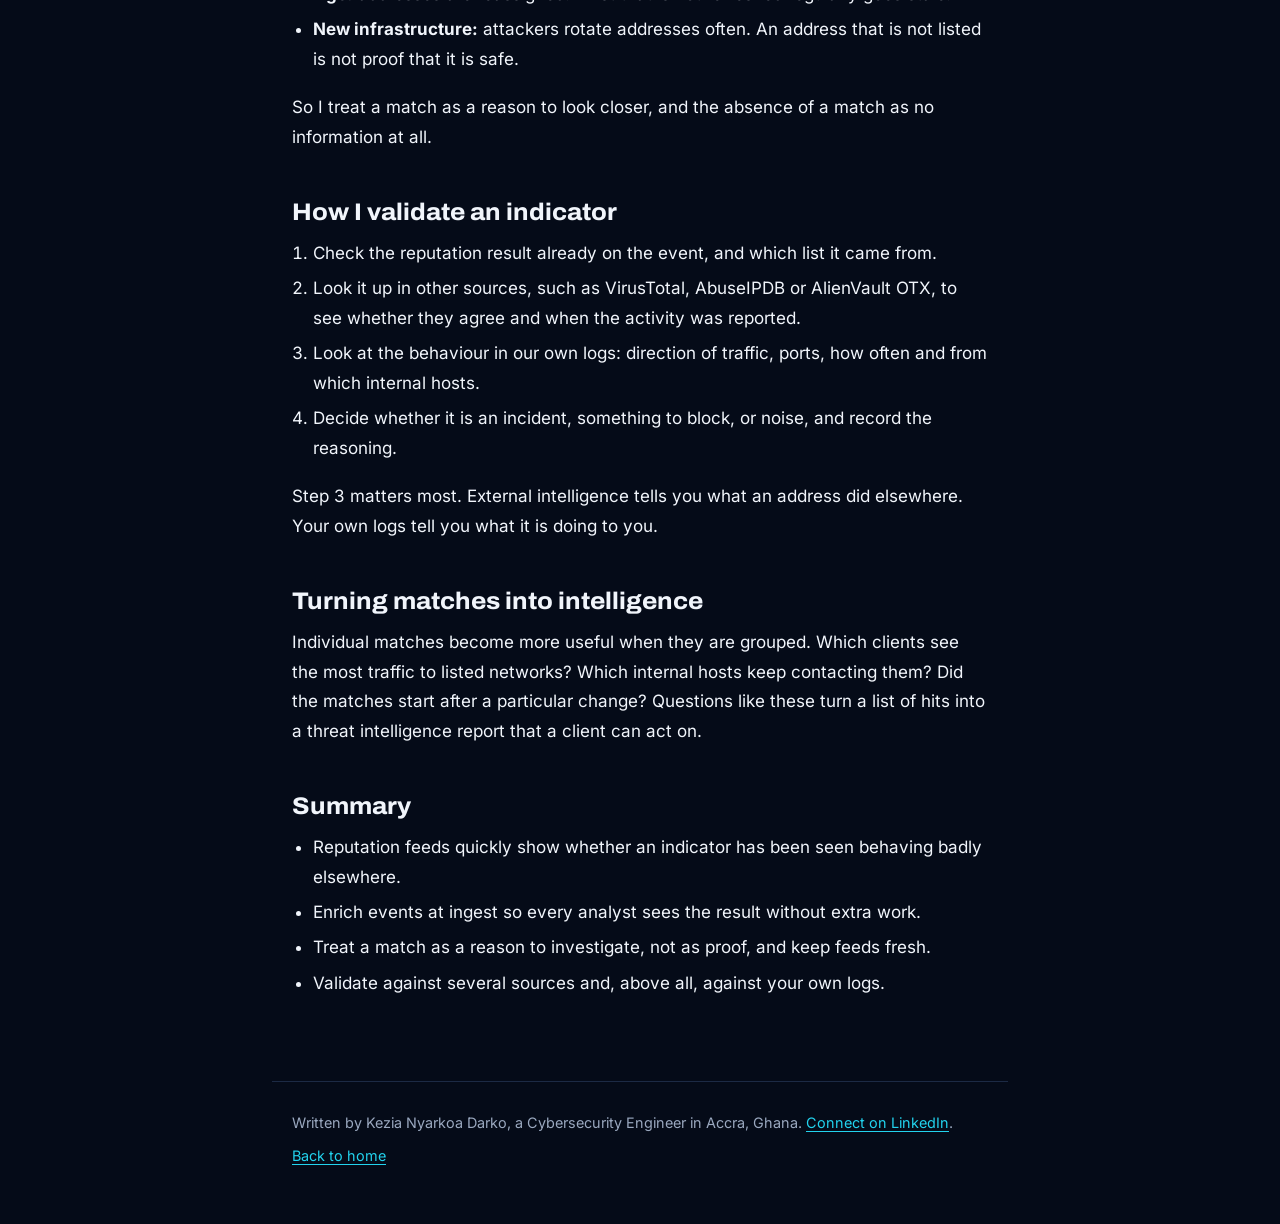
<file: writing/reputation-intelligence.html>
<!doctype html>
<html lang="en-GB">
<head>
<meta charset="utf-8">
<meta name="viewport" content="width=device-width, initial-scale=1">
<meta http-equiv="Content-Security-Policy" content="default-src 'none'; style-src 'self'; font-src 'self' data:; img-src data:; base-uri 'none'; form-action 'none'">
<meta name="referrer" content="no-referrer">
<title>Using reputation intelligence to validate indicators of compromise | Kezia Nyarkoa Darko</title>
<meta name="description" content="What IP and domain reputation feeds can and cannot tell you, how to enrich SIEM events with them, and how to validate an indicator.">
<link rel="stylesheet" href="fonts.css">
<link rel="stylesheet" href="style.css">
</head>
<body>
<header class="bar">
  <a class="brand" href="../index.html"><svg viewBox="0 0 24 28" aria-hidden="true"><path d="M12 1.5l10 4.3v7.6c0 6.8-4.2 11.2-10 13.4C6.2 24.6 2 20.2 2 13.4V5.8z" fill="none" stroke="#2F7BFF" stroke-width="2.2"/><circle cx="12" cy="13.5" r="3.2" fill="#22D3EE"/></svg>Kezia Darko</a>
  <a href="index.html">All writing</a>
</header>
<main>
  <p class="kicker"><span class="tag">Threat intelligence</span><time datetime="2026-11-19">19 November 2026</time><span>3 minute read</span></p>
  <h1>Using reputation intelligence to validate indicators of compromise</h1>
  <p class="standfirst">What IP and domain reputation feeds can and cannot tell you, how to enrich SIEM events with them, and how to validate an indicator.</p>
  <article>
<p>One of the integrations I built as a SOC analyst brought IP and domain reputation data into our Graylog SIEM, from feeds such as Spamhaus. It changed how quickly we could validate indicators of compromise. It also taught me what reputation data can and cannot tell you.</p>

<h2>What reputation data is good for</h2>
<p>A reputation feed is a list of IP addresses or domains that someone has observed doing harm: sending spam, hosting malware, running command-and-control servers, or belonging to networks controlled by criminals. Matching your logs against that list answers one question quickly: <em>has anyone else already seen this address behave badly?</em></p>
<p>That is useful in three places:</p>
<ul>
  <li><strong>Triage:</strong> an alert involving a listed address deserves attention sooner.</li>
  <li><strong>Hunting:</strong> searching past logs for connections to listed addresses can uncover activity no rule flagged.</li>
  <li><strong>Reporting:</strong> it gives evidence and context for threat intelligence reports to clients.</li>
</ul>

<h2>Enrich at ingest, not during investigation</h2>
<p>If analysts have to copy each address into a website, they will only check the ones that already look suspicious. Enriching messages as they arrive means every event carries the reputation result with it. In Graylog this is done with lookup tables, a data adapter that fetches the list, a cache and a pipeline rule that adds the result to the message as a field. Check your version's documentation for which adapters are available.</p>
<p>Once the field exists, it can be used in searches, dashboards and alert conditions like any other.</p>

<h2>A match is a signal, not a verdict</h2>
<p>Reputation data has blind spots, and treating a match as proof causes mistakes in both directions.</p>
<ul>
  <li><strong>Shared infrastructure:</strong> cloud providers, content delivery networks and shared hosting put many unrelated sites behind the same addresses. A listed address may now belong to someone harmless.</li>
  <li><strong>Age:</strong> addresses are reassigned. A list that is not refreshed regularly goes stale.</li>
  <li><strong>New infrastructure:</strong> attackers rotate addresses often. An address that is not listed is not proof that it is safe.</li>
</ul>
<p>So I treat a match as a reason to look closer, and the absence of a match as no information at all.</p>

<h2>How I validate an indicator</h2>
<ol>
  <li>Check the reputation result already on the event, and which list it came from.</li>
  <li>Look it up in other sources, such as VirusTotal, AbuseIPDB or AlienVault OTX, to see whether they agree and when the activity was reported.</li>
  <li>Look at the behaviour in our own logs: direction of traffic, ports, how often and from which internal hosts.</li>
  <li>Decide whether it is an incident, something to block, or noise, and record the reasoning.</li>
</ol>
<p>Step 3 matters most. External intelligence tells you what an address did elsewhere. Your own logs tell you what it is doing to you.</p>

<h2>Turning matches into intelligence</h2>
<p>Individual matches become more useful when they are grouped. Which clients see the most traffic to listed networks? Which internal hosts keep contacting them? Did the matches start after a particular change? Questions like these turn a list of hits into a threat intelligence report that a client can act on.</p>

<h2>Summary</h2>
<ul>
  <li>Reputation feeds quickly show whether an indicator has been seen behaving badly elsewhere.</li>
  <li>Enrich events at ingest so every analyst sees the result without extra work.</li>
  <li>Treat a match as a reason to investigate, not as proof, and keep feeds fresh.</li>
  <li>Validate against several sources and, above all, against your own logs.</li>
</ul>
  </article>
</main>
<footer>
  <p>Written by Kezia Nyarkoa Darko, a Cybersecurity Engineer in Accra, Ghana. <a href="https://www.linkedin.com/in/kezia-n-darko" rel="noopener noreferrer">Connect on LinkedIn</a>.</p>
  <p><a href="../index.html">Back to home</a></p>
</footer>
</body>
</html>
</file>
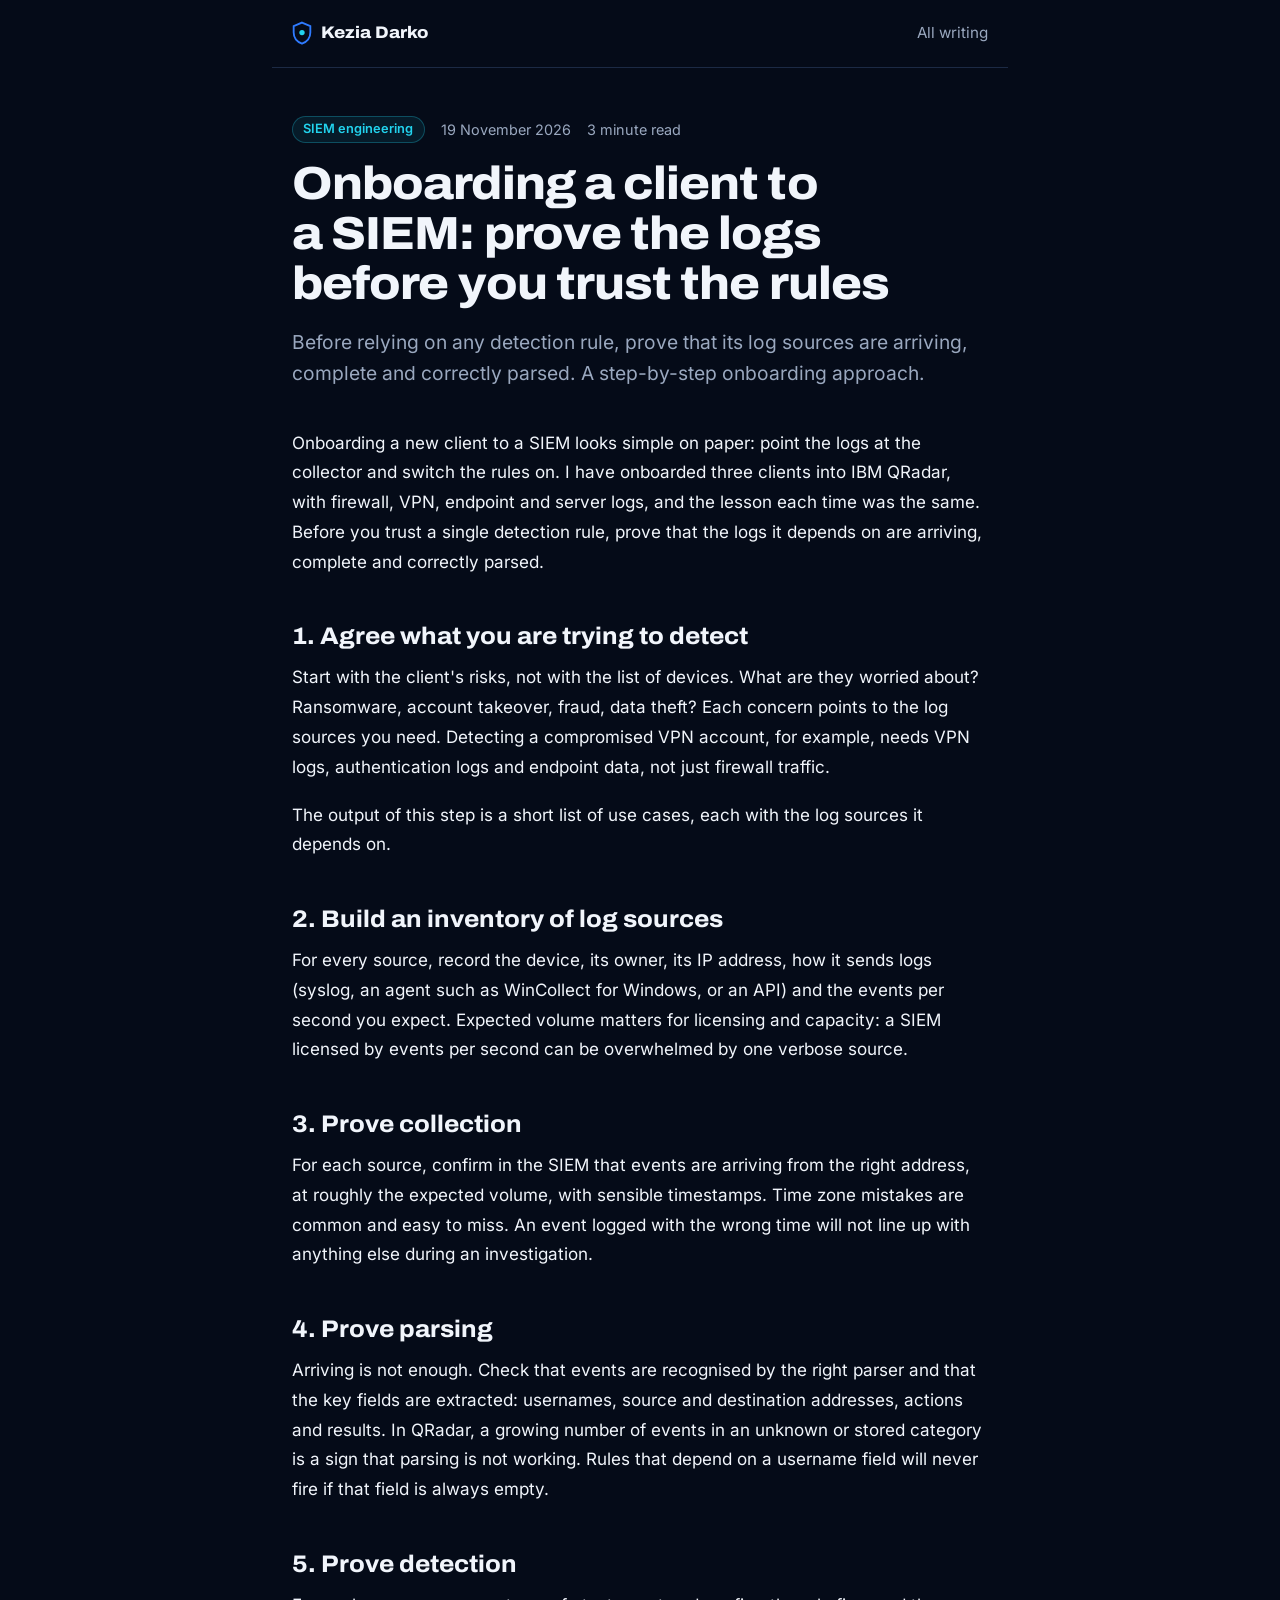
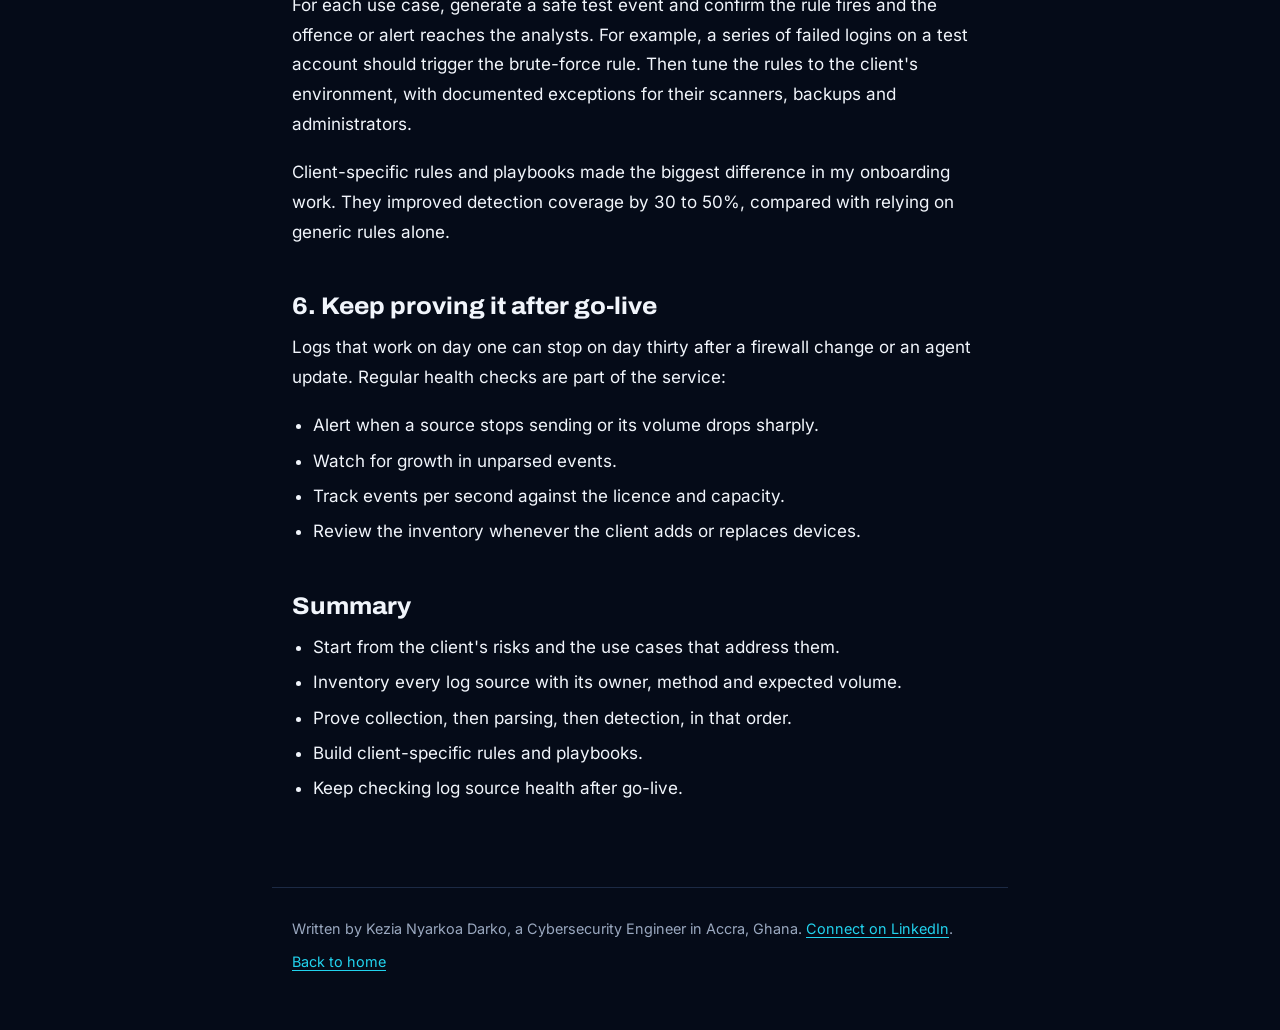
<file: writing/siem-onboarding.html>
<!doctype html>
<html lang="en-GB">
<head>
<meta charset="utf-8">
<meta name="viewport" content="width=device-width, initial-scale=1">
<meta http-equiv="Content-Security-Policy" content="default-src 'none'; style-src 'self'; font-src 'self' data:; img-src data:; base-uri 'none'; form-action 'none'">
<meta name="referrer" content="no-referrer">
<title>Onboarding a client to a SIEM: prove the logs before you trust the rules | Kezia Nyarkoa Darko</title>
<meta name="description" content="Before relying on any detection rule, prove that its log sources are arriving, complete and correctly parsed. A step-by-step onboarding approach.">
<link rel="stylesheet" href="fonts.css">
<link rel="stylesheet" href="style.css">
</head>
<body>
<header class="bar">
  <a class="brand" href="../index.html"><svg viewBox="0 0 24 28" aria-hidden="true"><path d="M12 1.5l10 4.3v7.6c0 6.8-4.2 11.2-10 13.4C6.2 24.6 2 20.2 2 13.4V5.8z" fill="none" stroke="#2F7BFF" stroke-width="2.2"/><circle cx="12" cy="13.5" r="3.2" fill="#22D3EE"/></svg>Kezia Darko</a>
  <a href="index.html">All writing</a>
</header>
<main>
  <p class="kicker"><span class="tag">SIEM engineering</span><time datetime="2026-11-19">19 November 2026</time><span>3 minute read</span></p>
  <h1>Onboarding a client to a SIEM: prove the logs before you trust the rules</h1>
  <p class="standfirst">Before relying on any detection rule, prove that its log sources are arriving, complete and correctly parsed. A step-by-step onboarding approach.</p>
  <article>
<p>Onboarding a new client to a SIEM looks simple on paper: point the logs at the collector and switch the rules on. I have onboarded three clients into IBM QRadar, with firewall, VPN, endpoint and server logs, and the lesson each time was the same. Before you trust a single detection rule, prove that the logs it depends on are arriving, complete and correctly parsed.</p>

<h2>1. Agree what you are trying to detect</h2>
<p>Start with the client's risks, not with the list of devices. What are they worried about? Ransomware, account takeover, fraud, data theft? Each concern points to the log sources you need. Detecting a compromised VPN account, for example, needs VPN logs, authentication logs and endpoint data, not just firewall traffic.</p>
<p>The output of this step is a short list of use cases, each with the log sources it depends on.</p>

<h2>2. Build an inventory of log sources</h2>
<p>For every source, record the device, its owner, its IP address, how it sends logs (syslog, an agent such as WinCollect for Windows, or an API) and the events per second you expect. Expected volume matters for licensing and capacity: a SIEM licensed by events per second can be overwhelmed by one verbose source.</p>

<h2>3. Prove collection</h2>
<p>For each source, confirm in the SIEM that events are arriving from the right address, at roughly the expected volume, with sensible timestamps. Time zone mistakes are common and easy to miss. An event logged with the wrong time will not line up with anything else during an investigation.</p>

<h2>4. Prove parsing</h2>
<p>Arriving is not enough. Check that events are recognised by the right parser and that the key fields are extracted: usernames, source and destination addresses, actions and results. In QRadar, a growing number of events in an unknown or stored category is a sign that parsing is not working. Rules that depend on a username field will never fire if that field is always empty.</p>

<h2>5. Prove detection</h2>
<p>For each use case, generate a safe test event and confirm the rule fires and the offence or alert reaches the analysts. For example, a series of failed logins on a test account should trigger the brute-force rule. Then tune the rules to the client's environment, with documented exceptions for their scanners, backups and administrators.</p>
<p>Client-specific rules and playbooks made the biggest difference in my onboarding work. They improved detection coverage by 30 to 50%, compared with relying on generic rules alone.</p>

<h2>6. Keep proving it after go-live</h2>
<p>Logs that work on day one can stop on day thirty after a firewall change or an agent update. Regular health checks are part of the service:</p>
<ul>
  <li>Alert when a source stops sending or its volume drops sharply.</li>
  <li>Watch for growth in unparsed events.</li>
  <li>Track events per second against the licence and capacity.</li>
  <li>Review the inventory whenever the client adds or replaces devices.</li>
</ul>

<h2>Summary</h2>
<ul>
  <li>Start from the client's risks and the use cases that address them.</li>
  <li>Inventory every log source with its owner, method and expected volume.</li>
  <li>Prove collection, then parsing, then detection, in that order.</li>
  <li>Build client-specific rules and playbooks.</li>
  <li>Keep checking log source health after go-live.</li>
</ul>
  </article>
</main>
<footer>
  <p>Written by Kezia Nyarkoa Darko, a Cybersecurity Engineer in Accra, Ghana. <a href="https://www.linkedin.com/in/kezia-n-darko" rel="noopener noreferrer">Connect on LinkedIn</a>.</p>
  <p><a href="../index.html">Back to home</a></p>
</footer>
</body>
</html>
</file>
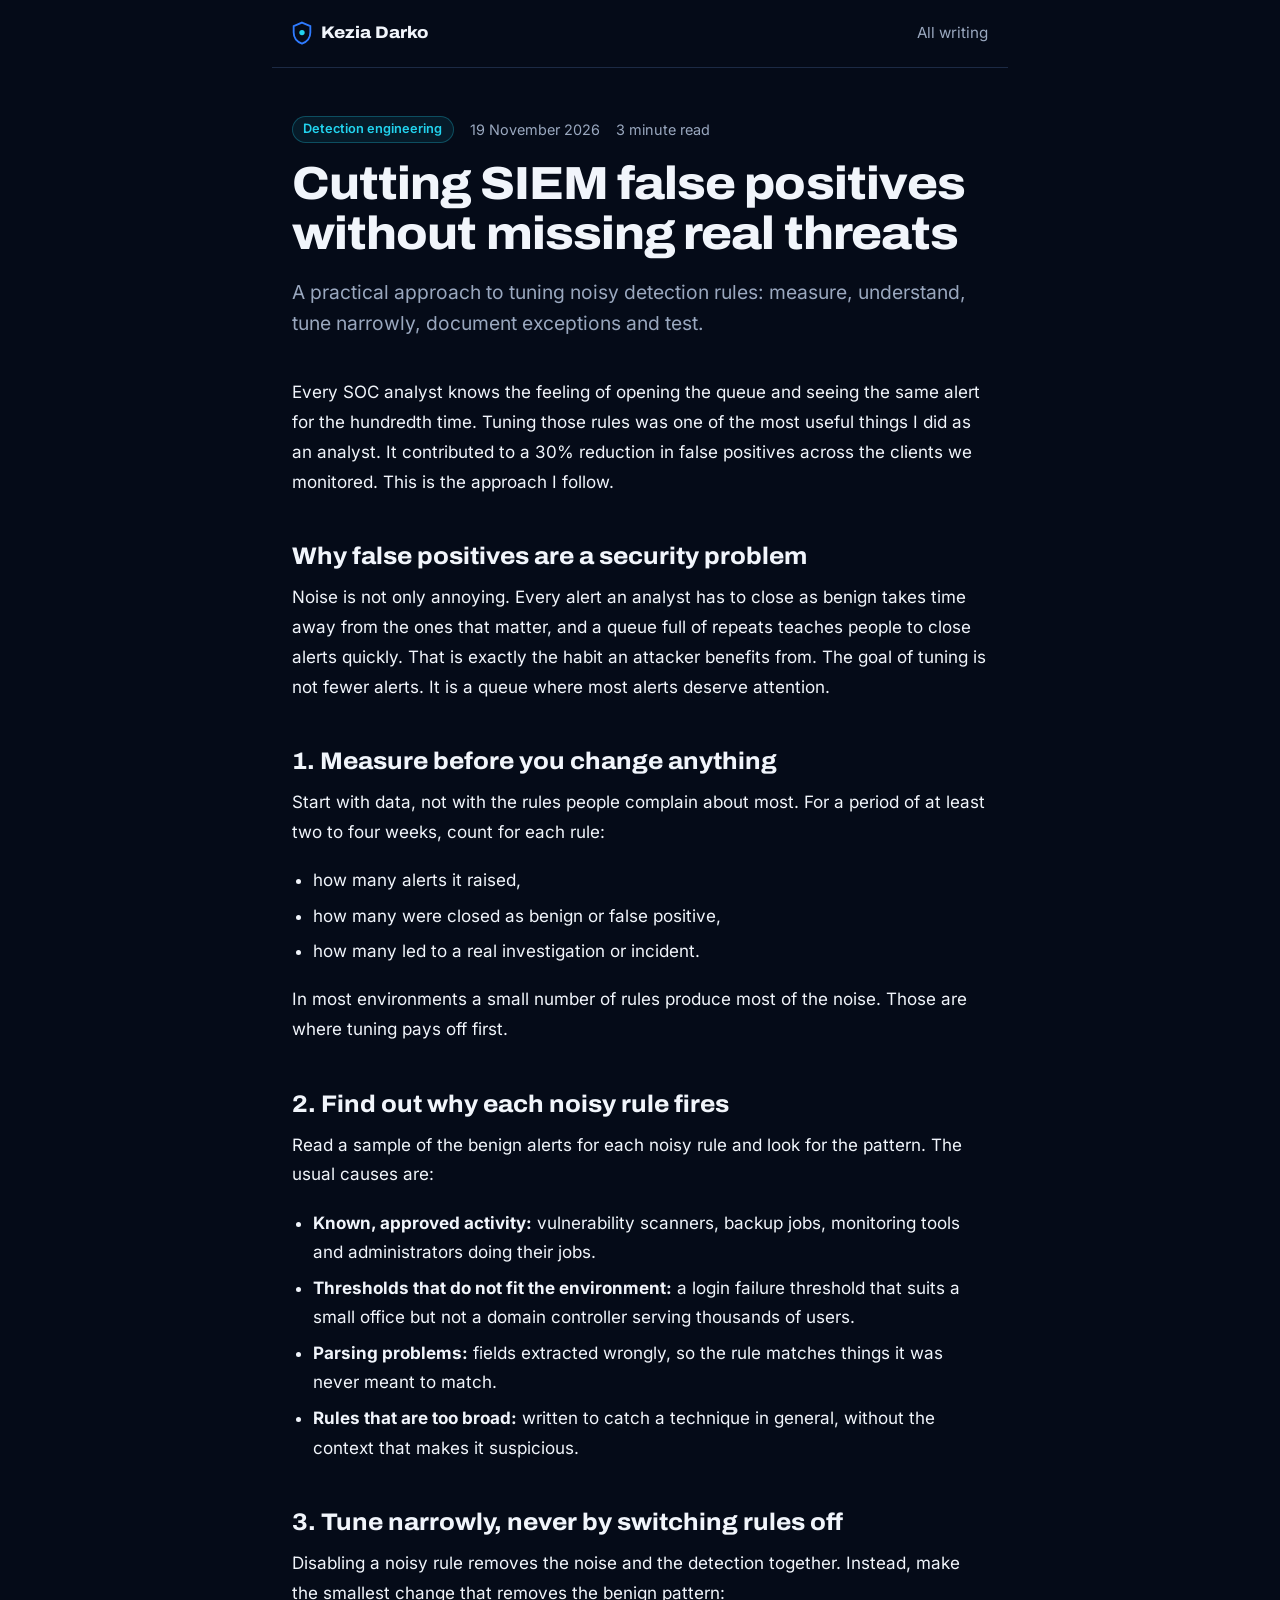
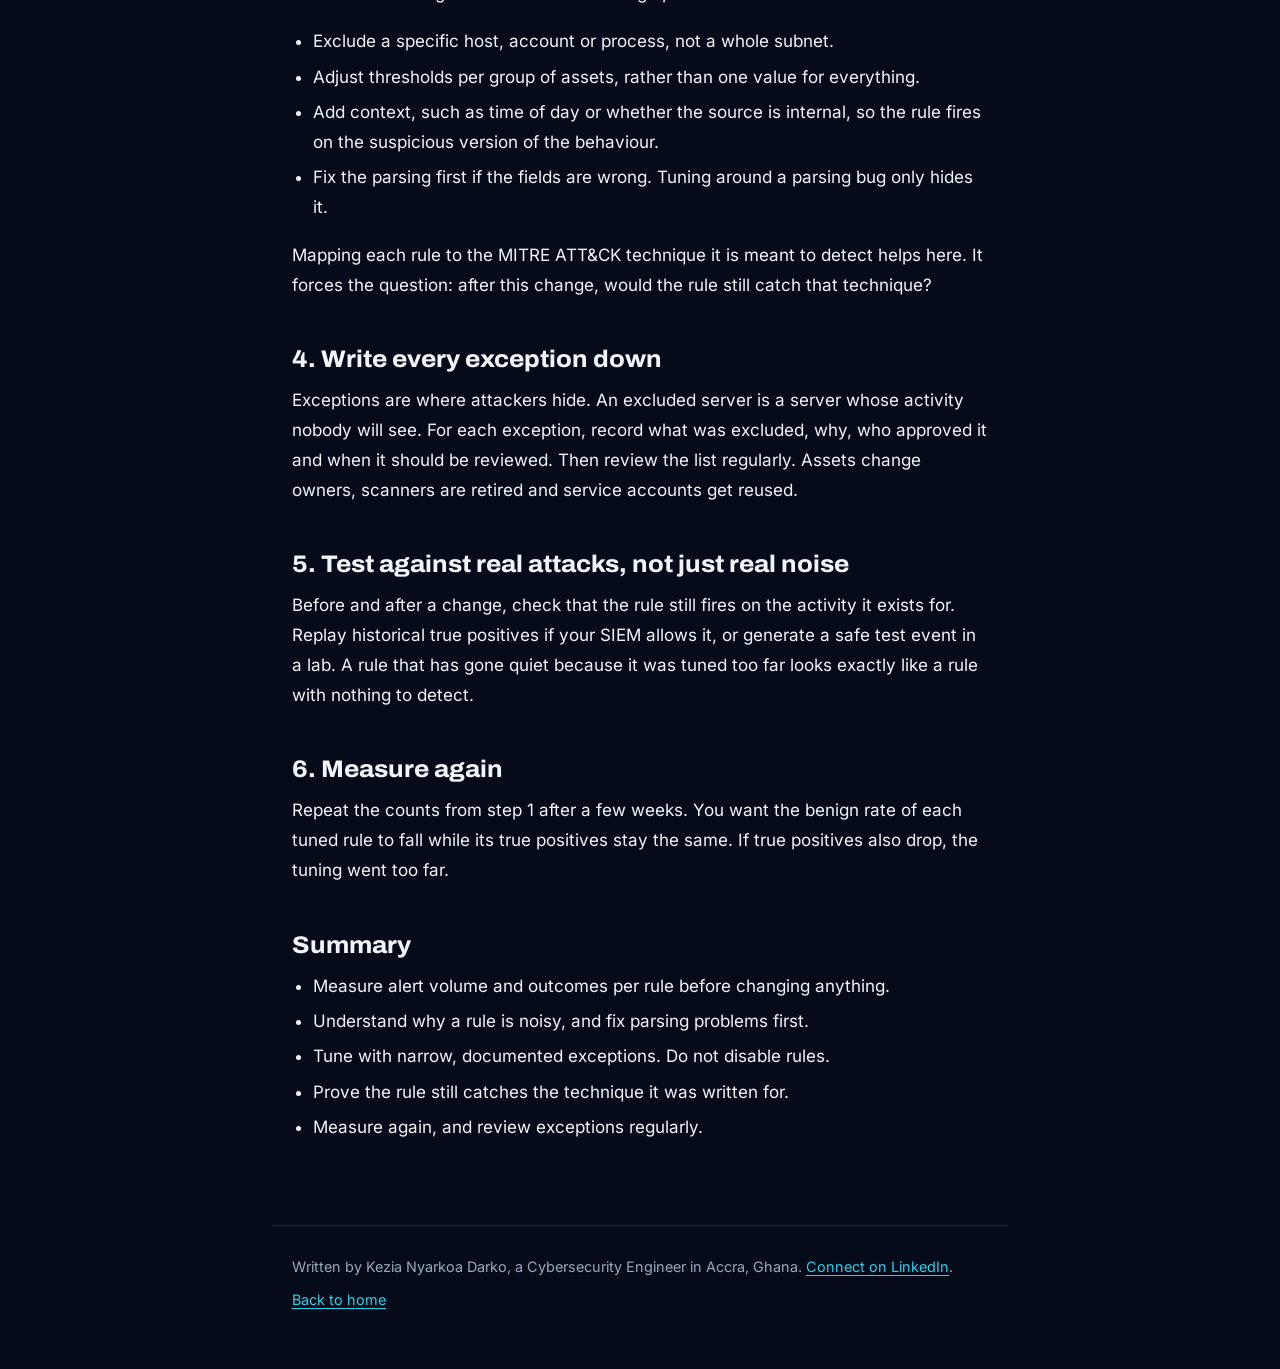
<file: writing/tuning-false-positives.html>
<!doctype html>
<html lang="en-GB">
<head>
<meta charset="utf-8">
<meta name="viewport" content="width=device-width, initial-scale=1">
<meta http-equiv="Content-Security-Policy" content="default-src 'none'; style-src 'self'; font-src 'self' data:; img-src data:; base-uri 'none'; form-action 'none'">
<meta name="referrer" content="no-referrer">
<title>Cutting SIEM false positives without missing real threats | Kezia Nyarkoa Darko</title>
<meta name="description" content="A practical approach to tuning noisy detection rules: measure, understand, tune narrowly, document exceptions and test.">
<link rel="stylesheet" href="fonts.css">
<link rel="stylesheet" href="style.css">
</head>
<body>
<header class="bar">
  <a class="brand" href="../index.html"><svg viewBox="0 0 24 28" aria-hidden="true"><path d="M12 1.5l10 4.3v7.6c0 6.8-4.2 11.2-10 13.4C6.2 24.6 2 20.2 2 13.4V5.8z" fill="none" stroke="#2F7BFF" stroke-width="2.2"/><circle cx="12" cy="13.5" r="3.2" fill="#22D3EE"/></svg>Kezia Darko</a>
  <a href="index.html">All writing</a>
</header>
<main>
  <p class="kicker"><span class="tag">Detection engineering</span><time datetime="2026-11-19">19 November 2026</time><span>3 minute read</span></p>
  <h1>Cutting SIEM false positives without missing real threats</h1>
  <p class="standfirst">A practical approach to tuning noisy detection rules: measure, understand, tune narrowly, document exceptions and test.</p>
  <article>
<p>Every SOC analyst knows the feeling of opening the queue and seeing the same alert for the hundredth time. Tuning those rules was one of the most useful things I did as an analyst. It contributed to a 30% reduction in false positives across the clients we monitored. This is the approach I follow.</p>

<h2>Why false positives are a security problem</h2>
<p>Noise is not only annoying. Every alert an analyst has to close as benign takes time away from the ones that matter, and a queue full of repeats teaches people to close alerts quickly. That is exactly the habit an attacker benefits from. The goal of tuning is not fewer alerts. It is a queue where most alerts deserve attention.</p>

<h2>1. Measure before you change anything</h2>
<p>Start with data, not with the rules people complain about most. For a period of at least two to four weeks, count for each rule:</p>
<ul>
  <li>how many alerts it raised,</li>
  <li>how many were closed as benign or false positive,</li>
  <li>how many led to a real investigation or incident.</li>
</ul>
<p>In most environments a small number of rules produce most of the noise. Those are where tuning pays off first.</p>

<h2>2. Find out why each noisy rule fires</h2>
<p>Read a sample of the benign alerts for each noisy rule and look for the pattern. The usual causes are:</p>
<ul>
  <li><strong>Known, approved activity:</strong> vulnerability scanners, backup jobs, monitoring tools and administrators doing their jobs.</li>
  <li><strong>Thresholds that do not fit the environment:</strong> a login failure threshold that suits a small office but not a domain controller serving thousands of users.</li>
  <li><strong>Parsing problems:</strong> fields extracted wrongly, so the rule matches things it was never meant to match.</li>
  <li><strong>Rules that are too broad:</strong> written to catch a technique in general, without the context that makes it suspicious.</li>
</ul>

<h2>3. Tune narrowly, never by switching rules off</h2>
<p>Disabling a noisy rule removes the noise and the detection together. Instead, make the smallest change that removes the benign pattern:</p>
<ul>
  <li>Exclude a specific host, account or process, not a whole subnet.</li>
  <li>Adjust thresholds per group of assets, rather than one value for everything.</li>
  <li>Add context, such as time of day or whether the source is internal, so the rule fires on the suspicious version of the behaviour.</li>
  <li>Fix the parsing first if the fields are wrong. Tuning around a parsing bug only hides it.</li>
</ul>
<p>Mapping each rule to the MITRE ATT&amp;CK technique it is meant to detect helps here. It forces the question: after this change, would the rule still catch that technique?</p>

<h2>4. Write every exception down</h2>
<p>Exceptions are where attackers hide. An excluded server is a server whose activity nobody will see. For each exception, record what was excluded, why, who approved it and when it should be reviewed. Then review the list regularly. Assets change owners, scanners are retired and service accounts get reused.</p>

<h2>5. Test against real attacks, not just real noise</h2>
<p>Before and after a change, check that the rule still fires on the activity it exists for. Replay historical true positives if your SIEM allows it, or generate a safe test event in a lab. A rule that has gone quiet because it was tuned too far looks exactly like a rule with nothing to detect.</p>

<h2>6. Measure again</h2>
<p>Repeat the counts from step 1 after a few weeks. You want the benign rate of each tuned rule to fall while its true positives stay the same. If true positives also drop, the tuning went too far.</p>

<h2>Summary</h2>
<ul>
  <li>Measure alert volume and outcomes per rule before changing anything.</li>
  <li>Understand why a rule is noisy, and fix parsing problems first.</li>
  <li>Tune with narrow, documented exceptions. Do not disable rules.</li>
  <li>Prove the rule still catches the technique it was written for.</li>
  <li>Measure again, and review exceptions regularly.</li>
</ul>
  </article>
</main>
<footer>
  <p>Written by Kezia Nyarkoa Darko, a Cybersecurity Engineer in Accra, Ghana. <a href="https://www.linkedin.com/in/kezia-n-darko" rel="noopener noreferrer">Connect on LinkedIn</a>.</p>
  <p><a href="../index.html">Back to home</a></p>
</footer>
</body>
</html>
</file>
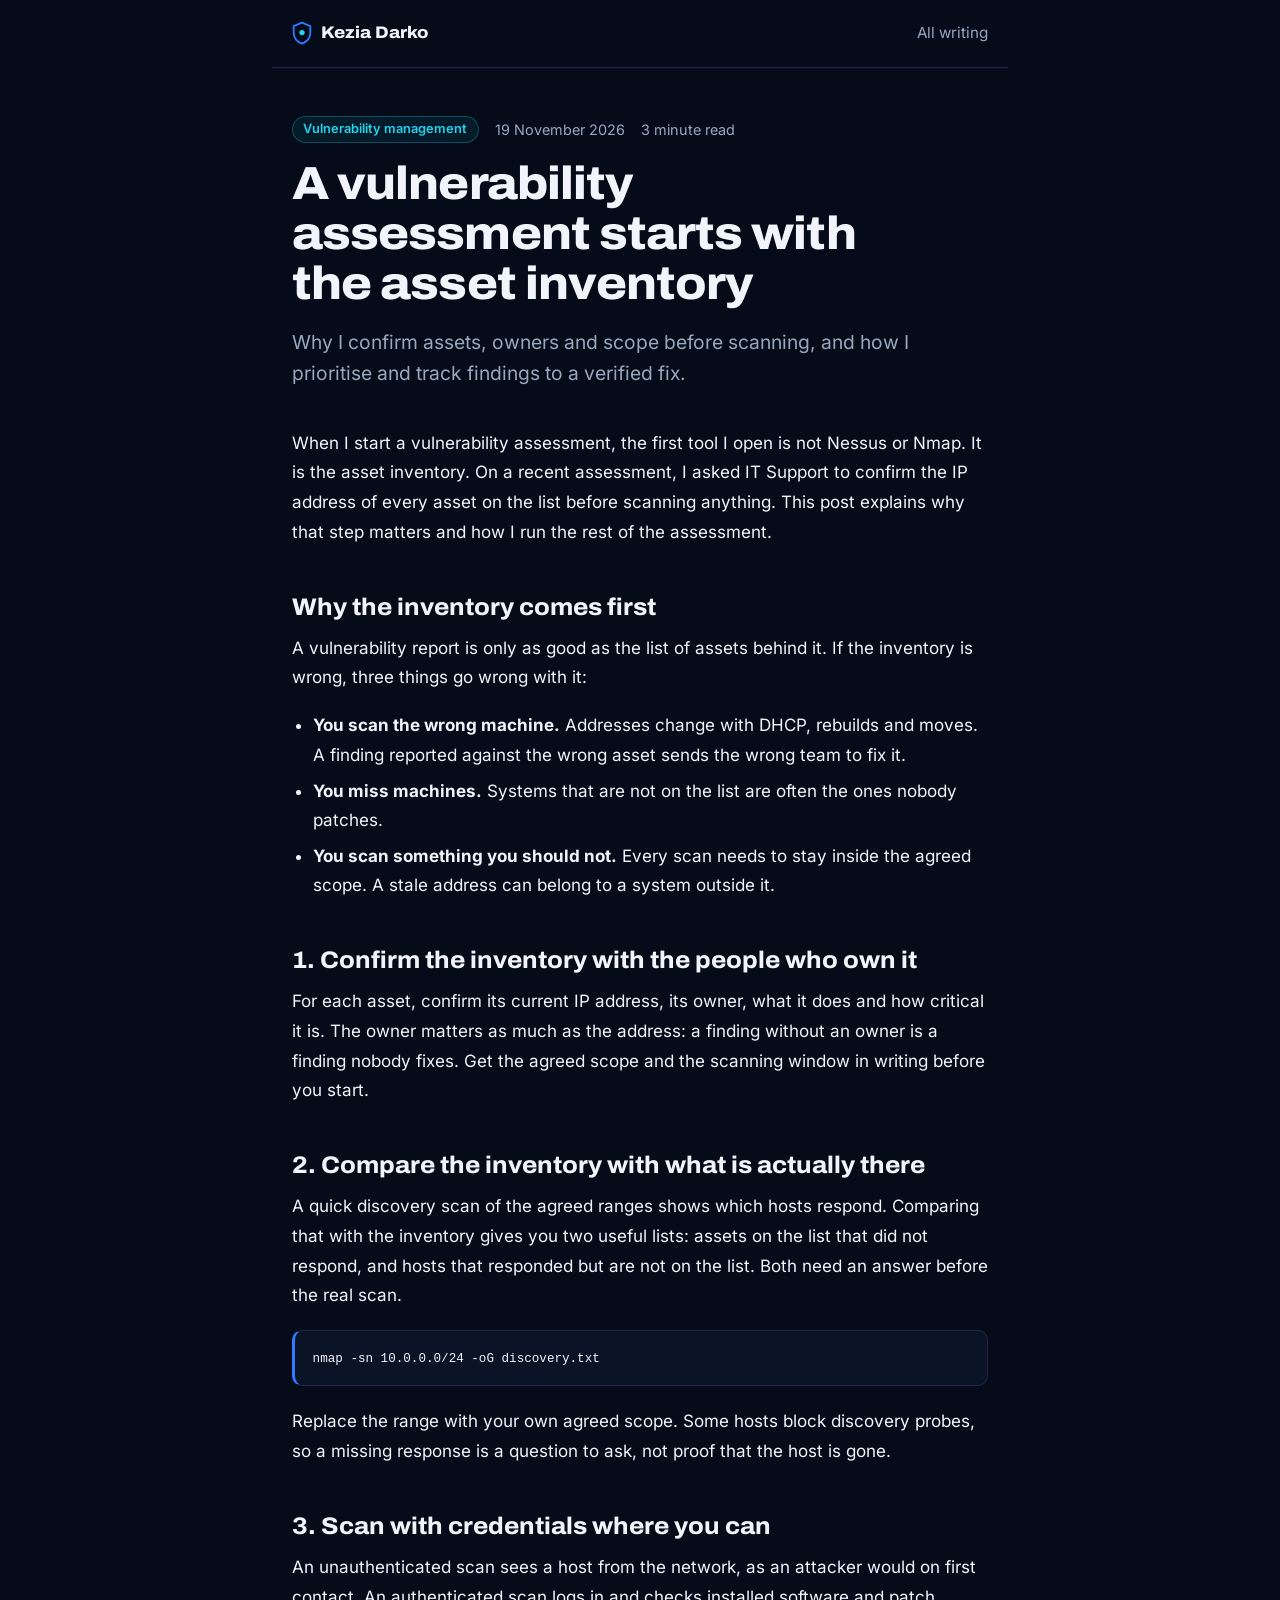
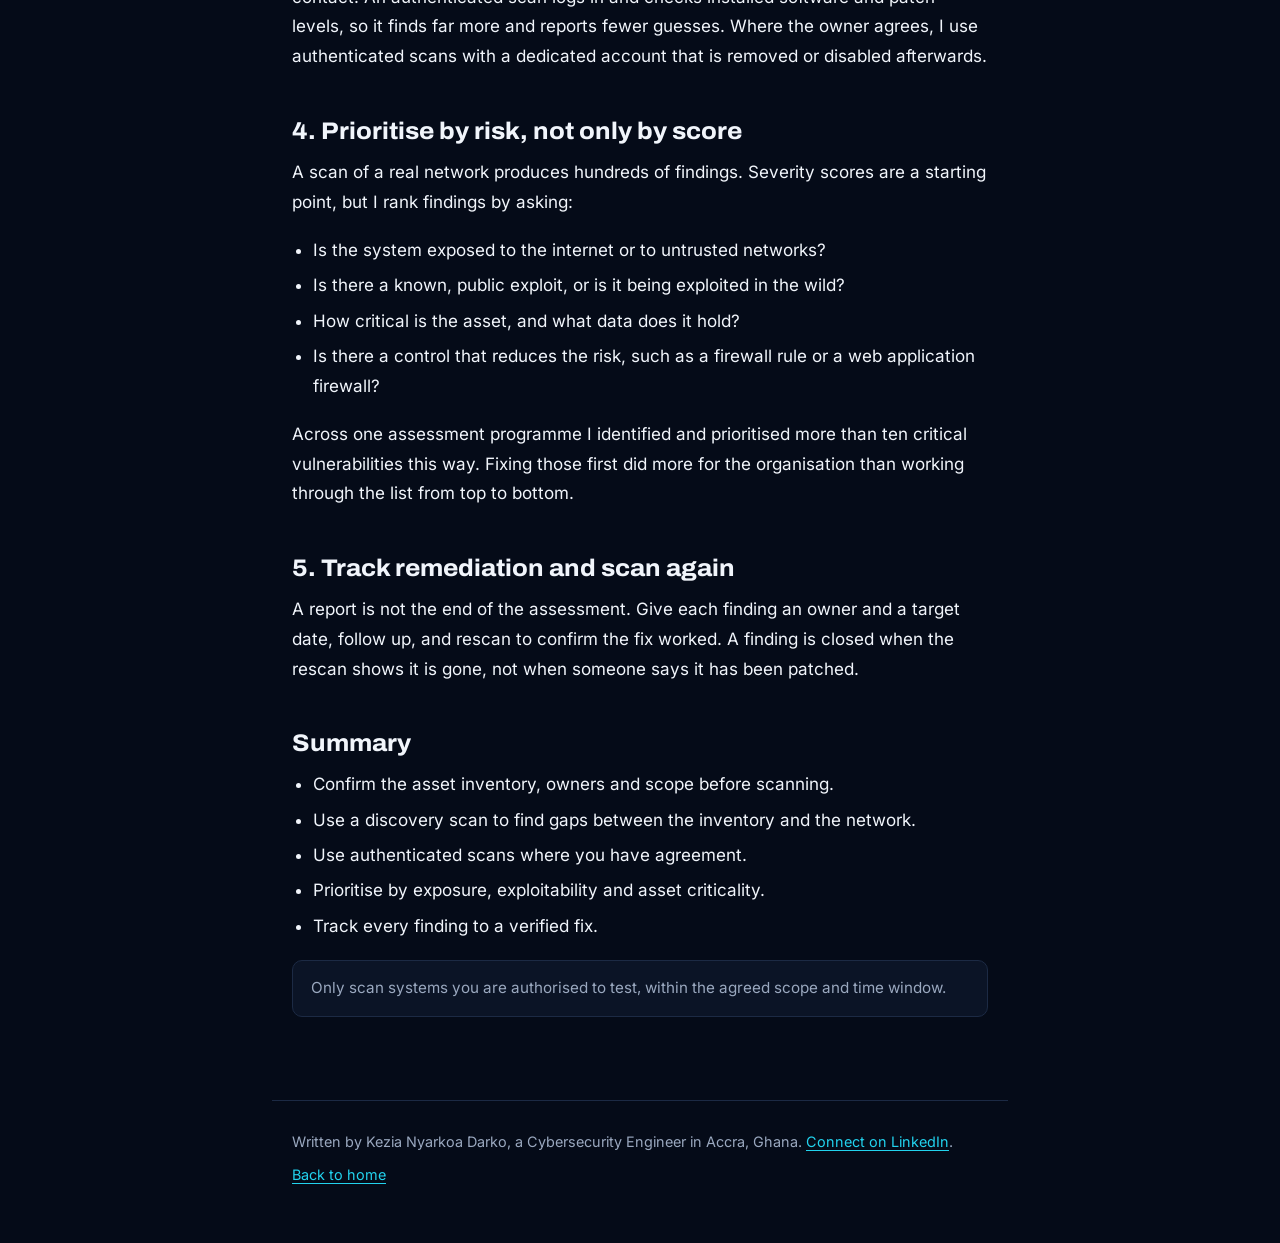
<file: writing/vulnerability-assessment-inventory.html>
<!doctype html>
<html lang="en-GB">
<head>
<meta charset="utf-8">
<meta name="viewport" content="width=device-width, initial-scale=1">
<meta http-equiv="Content-Security-Policy" content="default-src 'none'; style-src 'self'; font-src 'self' data:; img-src data:; base-uri 'none'; form-action 'none'">
<meta name="referrer" content="no-referrer">
<title>A vulnerability assessment starts with the asset inventory | Kezia Nyarkoa Darko</title>
<meta name="description" content="Why I confirm assets, owners and scope before scanning, and how I prioritise and track findings to a verified fix.">
<link rel="stylesheet" href="fonts.css">
<link rel="stylesheet" href="style.css">
</head>
<body>
<header class="bar">
  <a class="brand" href="../index.html"><svg viewBox="0 0 24 28" aria-hidden="true"><path d="M12 1.5l10 4.3v7.6c0 6.8-4.2 11.2-10 13.4C6.2 24.6 2 20.2 2 13.4V5.8z" fill="none" stroke="#2F7BFF" stroke-width="2.2"/><circle cx="12" cy="13.5" r="3.2" fill="#22D3EE"/></svg>Kezia Darko</a>
  <a href="index.html">All writing</a>
</header>
<main>
  <p class="kicker"><span class="tag">Vulnerability management</span><time datetime="2026-11-19">19 November 2026</time><span>3 minute read</span></p>
  <h1>A vulnerability assessment starts with the asset inventory</h1>
  <p class="standfirst">Why I confirm assets, owners and scope before scanning, and how I prioritise and track findings to a verified fix.</p>
  <article>
<p>When I start a vulnerability assessment, the first tool I open is not Nessus or Nmap. It is the asset inventory. On a recent assessment, I asked IT Support to confirm the IP address of every asset on the list before scanning anything. This post explains why that step matters and how I run the rest of the assessment.</p>

<h2>Why the inventory comes first</h2>
<p>A vulnerability report is only as good as the list of assets behind it. If the inventory is wrong, three things go wrong with it:</p>
<ul>
  <li><strong>You scan the wrong machine.</strong> Addresses change with DHCP, rebuilds and moves. A finding reported against the wrong asset sends the wrong team to fix it.</li>
  <li><strong>You miss machines.</strong> Systems that are not on the list are often the ones nobody patches.</li>
  <li><strong>You scan something you should not.</strong> Every scan needs to stay inside the agreed scope. A stale address can belong to a system outside it.</li>
</ul>

<h2>1. Confirm the inventory with the people who own it</h2>
<p>For each asset, confirm its current IP address, its owner, what it does and how critical it is. The owner matters as much as the address: a finding without an owner is a finding nobody fixes. Get the agreed scope and the scanning window in writing before you start.</p>

<h2>2. Compare the inventory with what is actually there</h2>
<p>A quick discovery scan of the agreed ranges shows which hosts respond. Comparing that with the inventory gives you two useful lists: assets on the list that did not respond, and hosts that responded but are not on the list. Both need an answer before the real scan.</p>
<pre><code>nmap -sn 10.0.0.0/24 -oG discovery.txt</code></pre>
<p>Replace the range with your own agreed scope. Some hosts block discovery probes, so a missing response is a question to ask, not proof that the host is gone.</p>

<h2>3. Scan with credentials where you can</h2>
<p>An unauthenticated scan sees a host from the network, as an attacker would on first contact. An authenticated scan logs in and checks installed software and patch levels, so it finds far more and reports fewer guesses. Where the owner agrees, I use authenticated scans with a dedicated account that is removed or disabled afterwards.</p>

<h2>4. Prioritise by risk, not only by score</h2>
<p>A scan of a real network produces hundreds of findings. Severity scores are a starting point, but I rank findings by asking:</p>
<ul>
  <li>Is the system exposed to the internet or to untrusted networks?</li>
  <li>Is there a known, public exploit, or is it being exploited in the wild?</li>
  <li>How critical is the asset, and what data does it hold?</li>
  <li>Is there a control that reduces the risk, such as a firewall rule or a web application firewall?</li>
</ul>
<p>Across one assessment programme I identified and prioritised more than ten critical vulnerabilities this way. Fixing those first did more for the organisation than working through the list from top to bottom.</p>

<h2>5. Track remediation and scan again</h2>
<p>A report is not the end of the assessment. Give each finding an owner and a target date, follow up, and rescan to confirm the fix worked. A finding is closed when the rescan shows it is gone, not when someone says it has been patched.</p>

<h2>Summary</h2>
<ul>
  <li>Confirm the asset inventory, owners and scope before scanning.</li>
  <li>Use a discovery scan to find gaps between the inventory and the network.</li>
  <li>Use authenticated scans where you have agreement.</li>
  <li>Prioritise by exposure, exploitability and asset criticality.</li>
  <li>Track every finding to a verified fix.</li>
</ul>
<p class="note">Only scan systems you are authorised to test, within the agreed scope and time window.</p>
  </article>
</main>
<footer>
  <p>Written by Kezia Nyarkoa Darko, a Cybersecurity Engineer in Accra, Ghana. <a href="https://www.linkedin.com/in/kezia-n-darko" rel="noopener noreferrer">Connect on LinkedIn</a>.</p>
  <p><a href="../index.html">Back to home</a></p>
</footer>
</body>
</html>
</file>
<file: writing/fonts.css>
@font-face{font-family:"Archivo";font-weight:100 900;font-display:swap;src:url([data-uri]) format("woff2")}
@font-face{font-family:"Inter";font-weight:100 900;font-display:swap;src:url([data-uri]) format("woff2")}
</file>
<file: writing/style.css>
:root{--bg:#050B18;--panel:#0B1426;--raised:#111D35;--border:#1C2A44;--text:#F1F5FB;--muted:#9AA8BF;--blue:#2F7BFF;--cyan:#22D3EE;--display:"Archivo",system-ui,sans-serif;--sans:"Inter",system-ui,sans-serif;--mono:ui-monospace,"SFMono-Regular",Menlo,Consolas,monospace;color-scheme:dark}
*,*::before,*::after{box-sizing:border-box}
html{-webkit-text-size-adjust:100%;scroll-behavior:smooth}
body{margin:0;background:var(--bg);color:var(--text);font:400 1.0625rem/1.75 var(--sans);overflow-x:clip}
a{color:var(--cyan);text-underline-offset:.2em;text-decoration-thickness:1px}
a:hover{color:var(--text)}
:focus-visible{outline:2px solid var(--cyan);outline-offset:3px;border-radius:3px}
.bar{display:flex;align-items:center;justify-content:space-between;gap:1rem;max-width:46rem;margin:0 auto;padding:1.25rem 1.25rem;border-bottom:1px solid var(--border)}
.brand{display:flex;align-items:center;gap:.55rem;color:var(--text);text-decoration:none;font:800 1.05rem/1 var(--display);font-variation-settings:"wdth" 108}
.brand svg{width:20px;height:24px}
.bar>a:last-child{color:var(--muted);text-decoration:none;font-size:.95rem}
.bar>a:last-child:hover{color:var(--text)}
main{max-width:46rem;margin:0 auto;padding:3rem 1.25rem 2rem}
.kicker{display:flex;flex-wrap:wrap;gap:.5rem 1rem;align-items:center;color:var(--muted);font-size:.9rem;margin:0 0 1rem}
.tag{color:var(--cyan);background:rgba(34,211,238,.08);border:1px solid rgba(34,211,238,.28);border-radius:999px;padding:.1rem .65rem;font-size:.8rem;font-weight:600}
h1{font:800 clamp(2rem,5vw,2.9rem)/1.08 var(--display);font-variation-settings:"wdth" 108;letter-spacing:-.02em;margin:0;text-wrap:balance}
.standfirst{color:var(--muted);font-size:1.2rem;line-height:1.6;margin:1.1rem 0 0}
article{margin-top:2.5rem}
article h2{font:750 1.5rem/1.25 var(--display);font-variation-settings:"wdth" 106;margin:2.75rem 0 .75rem;text-wrap:balance}
article p,article ul,article ol{margin:0 0 1.15rem}
article ul,article ol{padding-left:1.3rem}
article li+li{margin-top:.35rem}
code{font:.9em/1.5 var(--mono);background:var(--raised);border:1px solid var(--border);border-radius:5px;padding:.08em .35em;overflow-wrap:anywhere}
pre{margin:0 0 1.35rem;background:var(--panel);border:1px solid var(--border);border-left:3px solid var(--blue);border-radius:10px;padding:1rem 1.1rem;overflow-x:auto;font-size:.875rem;line-height:1.6}
pre code{background:none;border:0;padding:0;overflow-wrap:normal;white-space:pre}
table{width:100%;border-collapse:collapse;margin:0 0 1.35rem;font-size:.95rem}
th,td{text-align:left;vertical-align:top;padding:.6rem .75rem .6rem 0;border-bottom:1px solid var(--border)}
thead th{color:var(--muted);font-weight:600;font-size:.85rem}
td code{white-space:normal;overflow-wrap:anywhere}
.note{background:var(--panel);border:1px solid var(--border);border-radius:10px;padding:.9rem 1.1rem;color:var(--muted);font-size:.95rem}
.list{list-style:none;padding:0;margin:2rem 0 0;display:grid;gap:1rem}
.list li{background:var(--panel);border:1px solid var(--border);border-radius:14px;padding:1.3rem 1.4rem}
.list h2{font:700 1.25rem/1.3 var(--sans);margin:.6rem 0 .4rem}
.list h2 a{color:var(--text);text-decoration:none}
.list h2 a:hover{color:var(--cyan)}
.list p{margin:0;color:var(--muted)}
footer{max-width:46rem;margin:2rem auto 0;padding:1.75rem 1.25rem 3rem;border-top:1px solid var(--border);color:var(--muted);font-size:.9rem}
footer p{margin:0 0 .5rem}
@media print{body{background:#fff;color:#000}pre,code{background:#f4f4f4;color:#000}}
</file>
<file: story.css>
:root{--bg:#050B18;--panel:#0B1426;--border:#1C2A44;--text:#F1F5FB;--muted:#9AA8BF;--blue:#2F7BFF;--cyan:#22D3EE;--amber:#F5B53D;--display:"Archivo",system-ui,sans-serif;--sans:"Inter",system-ui,sans-serif;color-scheme:dark}
*,*::before,*::after{box-sizing:border-box}
html{-webkit-text-size-adjust:100%}
body{margin:0;background:var(--bg);color:var(--text);font:400 1.0625rem/1.65 var(--sans);overflow-x:clip}
a{color:inherit}
:focus-visible{outline:2px solid var(--cyan);outline-offset:3px;border-radius:4px}
#field{position:fixed;inset:0;width:100%;height:100%;z-index:0;pointer-events:none}
.top{position:fixed;top:0;left:0;right:0;z-index:5;display:flex;justify-content:space-between;align-items:center;gap:1rem;padding:1.1rem clamp(1rem,4vw,2.5rem);background:linear-gradient(var(--bg),rgba(5,11,24,0))}
.title{font:700 .95rem/1.2 var(--display);font-variation-settings:"wdth" 106;color:var(--muted)}
.title strong{color:var(--text)}
.skip{font-weight:600;font-size:.9rem;text-decoration:none;border:1px solid #3A4D70;border-radius:999px;padding:.45rem 1rem;background:rgba(5,11,24,.6)}
.skip:hover{border-color:var(--text)}
.progress{position:fixed;left:0;top:0;height:2px;width:100%;transform-origin:0 50%;transform:scaleX(0);background:linear-gradient(90deg,var(--blue),var(--cyan));z-index:6}
main{position:relative;z-index:2}
.scene{min-height:100svh;display:flex;align-items:center;padding:6rem clamp(1.25rem,6vw,5rem)}
.copy{max-width:30rem}
.chapter{color:var(--cyan);font-weight:600;font-size:.9rem;margin:0 0 .9rem;font-variant-numeric:tabular-nums}
h1,h2{font:800 clamp(2.1rem,4.6vw,3.6rem)/1.05 var(--display);font-variation-settings:"wdth" 110;letter-spacing:-.02em;margin:0;text-wrap:balance}
.copy p{color:var(--muted);font-size:1.15rem;line-height:1.6;margin:1.1rem 0 0}
.copy p strong{color:var(--text);font-weight:600}
.hint{display:inline-flex;align-items:center;gap:.6rem;margin-top:2rem;color:var(--muted);font-size:.9rem}
.hint span{display:block;width:1px;height:2.2rem;background:linear-gradient(var(--cyan),transparent)}
.ctas{display:flex;flex-wrap:wrap;gap:.8rem;margin-top:2rem}
.btn{display:inline-flex;align-items:center;justify-content:center;min-height:48px;padding:0 1.4rem;border-radius:999px;font-weight:600;text-decoration:none}
.btn-primary{background:var(--blue);color:#fff}
.btn-primary:hover{background:#1F66E5}
.btn-ghost{border:1px solid #3A4D70}
.btn-ghost:hover{border-color:var(--text)}
@media (max-width:860px){
  .scene{align-items:flex-end;padding-bottom:4.5rem}
  .copy{background:rgba(5,11,24,.78);backdrop-filter:blur(6px);-webkit-backdrop-filter:blur(6px);border:1px solid var(--border);border-radius:16px;padding:1.25rem 1.3rem}
  .title{display:none}
}
</file>
